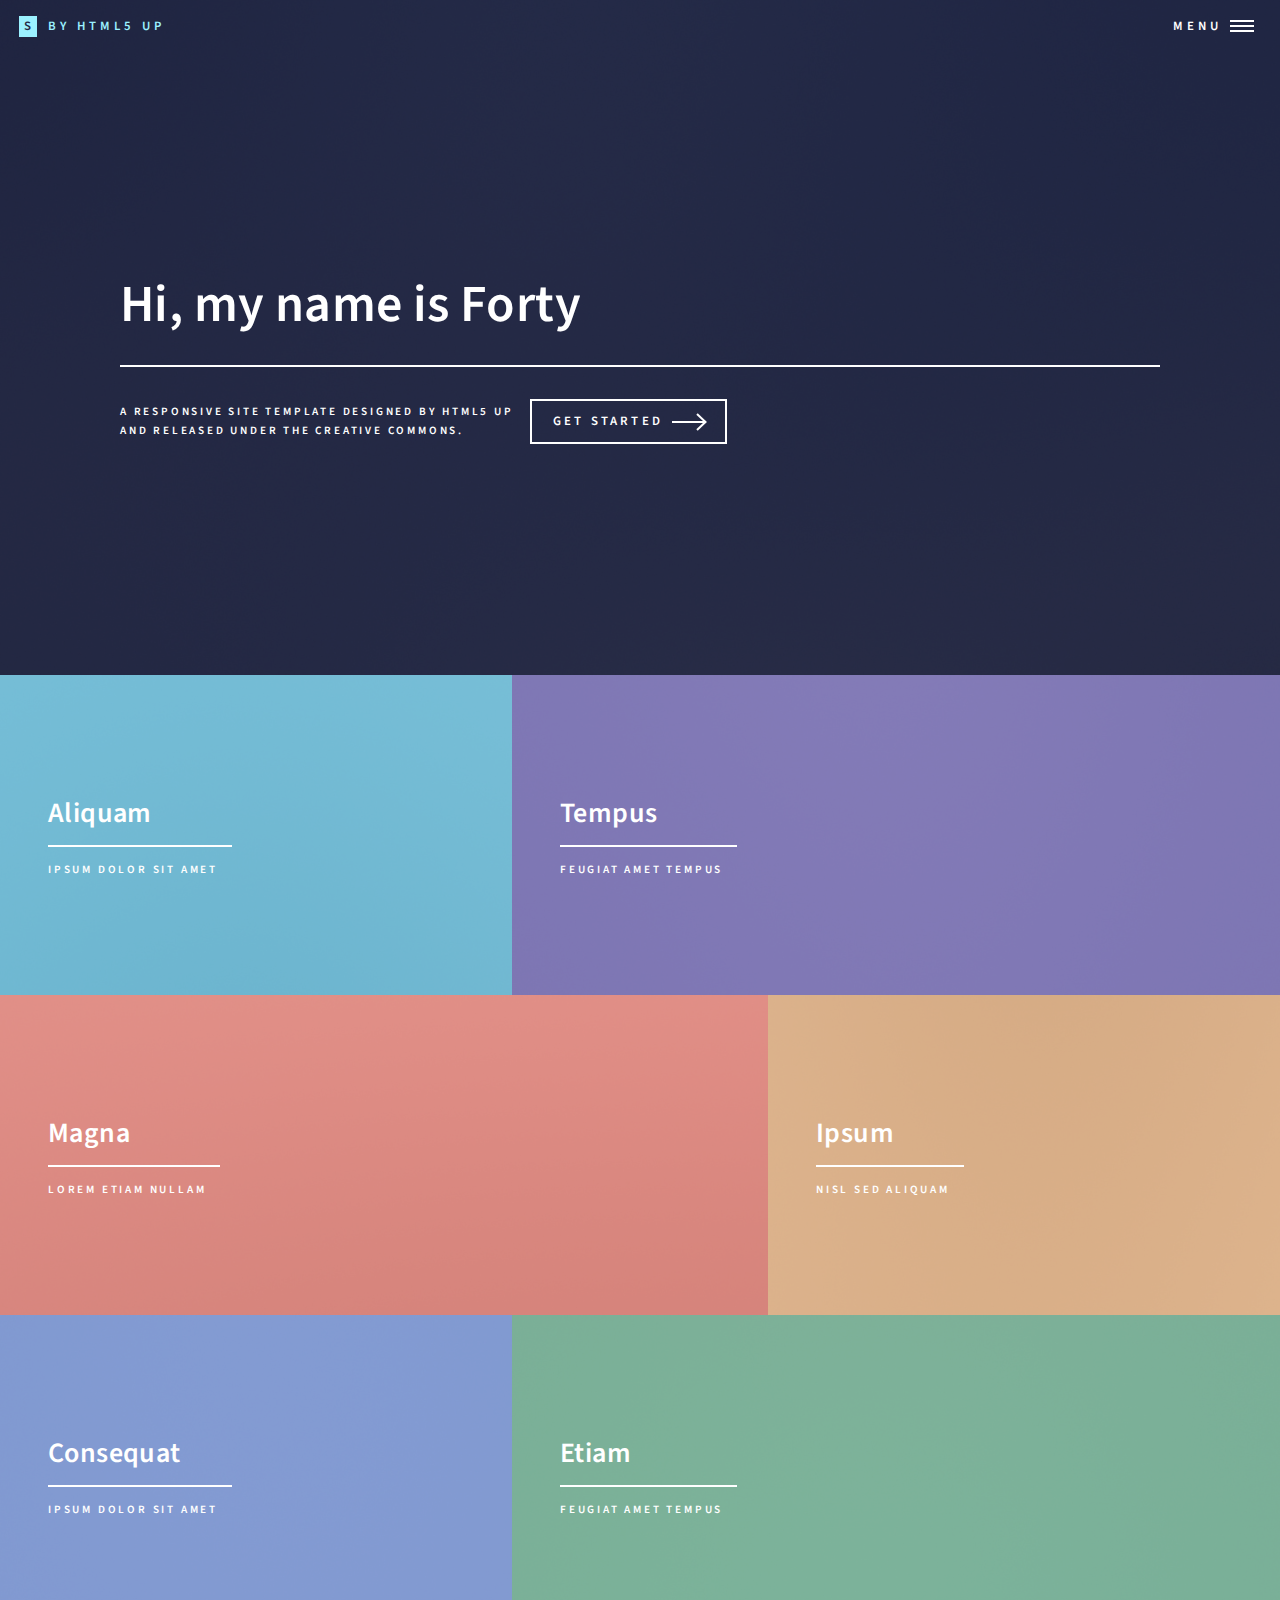
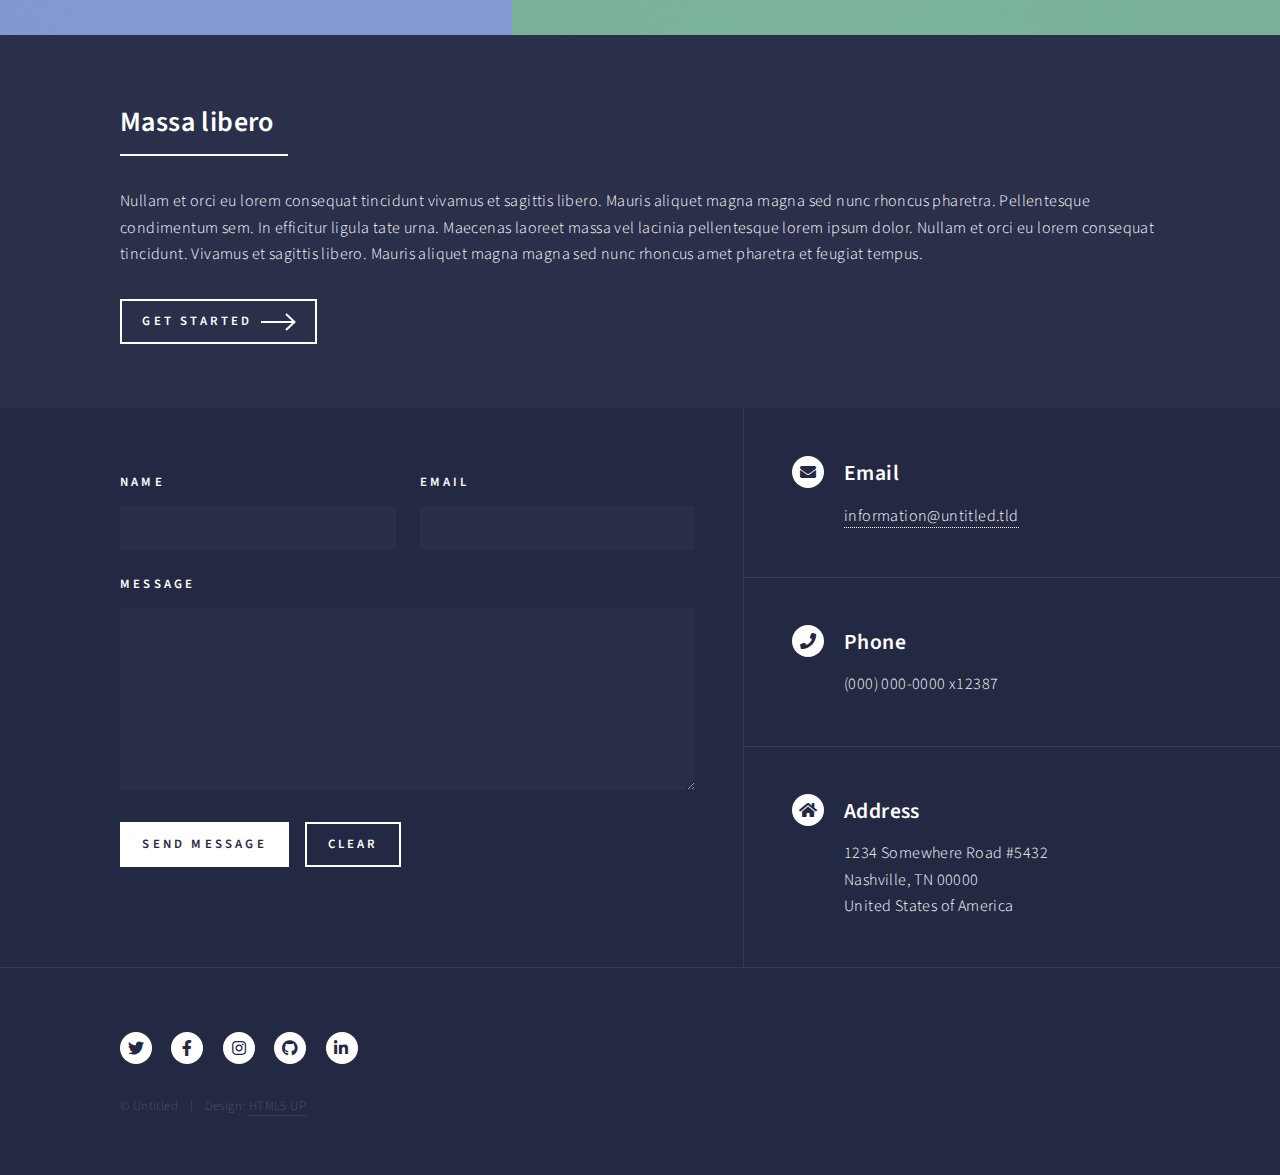
<file: html5up-forty/index.html>
<!DOCTYPE HTML>
<!--
	Forty by HTML5 UP
	html5up.net | @ajlkn
	Free for personal and commercial use under the CCA 3.0 license (html5up.net/license)
-->
<html>
	<head>
		<title>Forty by HTML5 UP</title>
		<meta charset="utf-8" />
		<meta name="viewport" content="width=device-width, initial-scale=1, user-scalable=no" />
		<link rel="stylesheet" href="assets/css/main.css" />
		<noscript><link rel="stylesheet" href="assets/css/noscript.css" /></noscript>
	</head>
	<body class="is-preload">

		<!-- Wrapper -->
			<div id="wrapper">

				<!-- Header -->
					<header id="header" class="alt">
						<a href="index.html" class="logo"><strong>s</strong> <span>by HTML5 UP</span></a>
						<nav>
							<a href="#menu">Menu</a>
						</nav>
					</header>

				<!-- Menu -->
					<nav id="menu">
						<ul class="links">
							<li><a href="index.html">Home</a></li>
							<li><a href="landing.html">Landing</a></li>
							<li><a href="generic.html">Generic</a></li>
							<li><a href="elements.html">Elements</a></li>
						</ul>
						<ul class="actions stacked">
							<li><a href="#" class="button primary fit">Get Started</a></li>
							<li><a href="#" class="button fit">Log In</a></li>
						</ul>
					</nav>

				<!-- Banner -->
					<section id="banner" class="major">
						<div class="inner">
							<header class="major">
								<h1>Hi, my name is Forty</h1>
							</header>
							<div class="content">
								<p>A responsive site template designed by HTML5 UP<br />
								and released under the Creative Commons.</p>
								<ul class="actions">
									<li><a href="#one" class="button next scrolly">Get Started</a></li>
								</ul>
							</div>
						</div>
					</section>

				<!-- Main -->
					<div id="main">

						<!-- One -->
							<section id="one" class="tiles">
								<article>
									<span class="image">
										<img src="images/pic01.jpg" alt="" />
									</span>
									<header class="major">
										<h3><a href="landing.html" class="link">Aliquam</a></h3>
										<p>Ipsum dolor sit amet</p>
									</header>
								</article>
								<article>
									<span class="image">
										<img src="images/pic02.jpg" alt="" />
									</span>
									<header class="major">
										<h3><a href="landing.html" class="link">Tempus</a></h3>
										<p>feugiat amet tempus</p>
									</header>
								</article>
								<article>
									<span class="image">
										<img src="images/pic03.jpg" alt="" />
									</span>
									<header class="major">
										<h3><a href="landing.html" class="link">Magna</a></h3>
										<p>Lorem etiam nullam</p>
									</header>
								</article>
								<article>
									<span class="image">
										<img src="images/pic04.jpg" alt="" />
									</span>
									<header class="major">
										<h3><a href="landing.html" class="link">Ipsum</a></h3>
										<p>Nisl sed aliquam</p>
									</header>
								</article>
								<article>
									<span class="image">
										<img src="images/pic05.jpg" alt="" />
									</span>
									<header class="major">
										<h3><a href="landing.html" class="link">Consequat</a></h3>
										<p>Ipsum dolor sit amet</p>
									</header>
								</article>
								<article>
									<span class="image">
										<img src="images/pic06.jpg" alt="" />
									</span>
									<header class="major">
										<h3><a href="landing.html" class="link">Etiam</a></h3>
										<p>Feugiat amet tempus</p>
									</header>
								</article>
							</section>

						<!-- Two -->
							<section id="two">
								<div class="inner">
									<header class="major">
										<h2>Massa libero</h2>
									</header>
									<p>Nullam et orci eu lorem consequat tincidunt vivamus et sagittis libero. Mauris aliquet magna magna sed nunc rhoncus pharetra. Pellentesque condimentum sem. In efficitur ligula tate urna. Maecenas laoreet massa vel lacinia pellentesque lorem ipsum dolor. Nullam et orci eu lorem consequat tincidunt. Vivamus et sagittis libero. Mauris aliquet magna magna sed nunc rhoncus amet pharetra et feugiat tempus.</p>
									<ul class="actions">
										<li><a href="landing.html" class="button next">Get Started</a></li>
									</ul>
								</div>
							</section>

					</div>

				<!-- Contact -->
					<section id="contact">
						<div class="inner">
							<section>
								<form method="post" action="#">
									<div class="fields">
										<div class="field half">
											<label for="name">Name</label>
											<input type="text" name="name" id="name" />
										</div>
										<div class="field half">
											<label for="email">Email</label>
											<input type="text" name="email" id="email" />
										</div>
										<div class="field">
											<label for="message">Message</label>
											<textarea name="message" id="message" rows="6"></textarea>
										</div>
									</div>
									<ul class="actions">
										<li><input type="submit" value="Send Message" class="primary" /></li>
										<li><input type="reset" value="Clear" /></li>
									</ul>
								</form>
							</section>
							<section class="split">
								<section>
									<div class="contact-method">
										<span class="icon solid alt fa-envelope"></span>
										<h3>Email</h3>
										<a href="#">information@untitled.tld</a>
									</div>
								</section>
								<section>
									<div class="contact-method">
										<span class="icon solid alt fa-phone"></span>
										<h3>Phone</h3>
										<span>(000) 000-0000 x12387</span>
									</div>
								</section>
								<section>
									<div class="contact-method">
										<span class="icon solid alt fa-home"></span>
										<h3>Address</h3>
										<span>1234 Somewhere Road #5432<br />
										Nashville, TN 00000<br />
										United States of America</span>
									</div>
								</section>
							</section>
						</div>
					</section>

				<!-- Footer -->
					<footer id="footer">
						<div class="inner">
							<ul class="icons">
								<li><a href="#" class="icon brands alt fa-twitter"><span class="label">Twitter</span></a></li>
								<li><a href="#" class="icon brands alt fa-facebook-f"><span class="label">Facebook</span></a></li>
								<li><a href="#" class="icon brands alt fa-instagram"><span class="label">Instagram</span></a></li>
								<li><a href="#" class="icon brands alt fa-github"><span class="label">GitHub</span></a></li>
								<li><a href="#" class="icon brands alt fa-linkedin-in"><span class="label">LinkedIn</span></a></li>
							</ul>
							<ul class="copyright">
								<li>&copy; Untitled</li><li>Design: <a href="https://html5up.net">HTML5 UP</a></li>
							</ul>
						</div>
					</footer>

			</div>

		<!-- Scripts -->
			<script src="assets/js/jquery.min.js"></script>
			<script src="assets/js/jquery.scrolly.min.js"></script>
			<script src="assets/js/jquery.scrollex.min.js"></script>
			<script src="assets/js/browser.min.js"></script>
			<script src="assets/js/breakpoints.min.js"></script>
			<script src="assets/js/util.js"></script>
			<script src="assets/js/main.js"></script>

	</body>
</html>
</file>
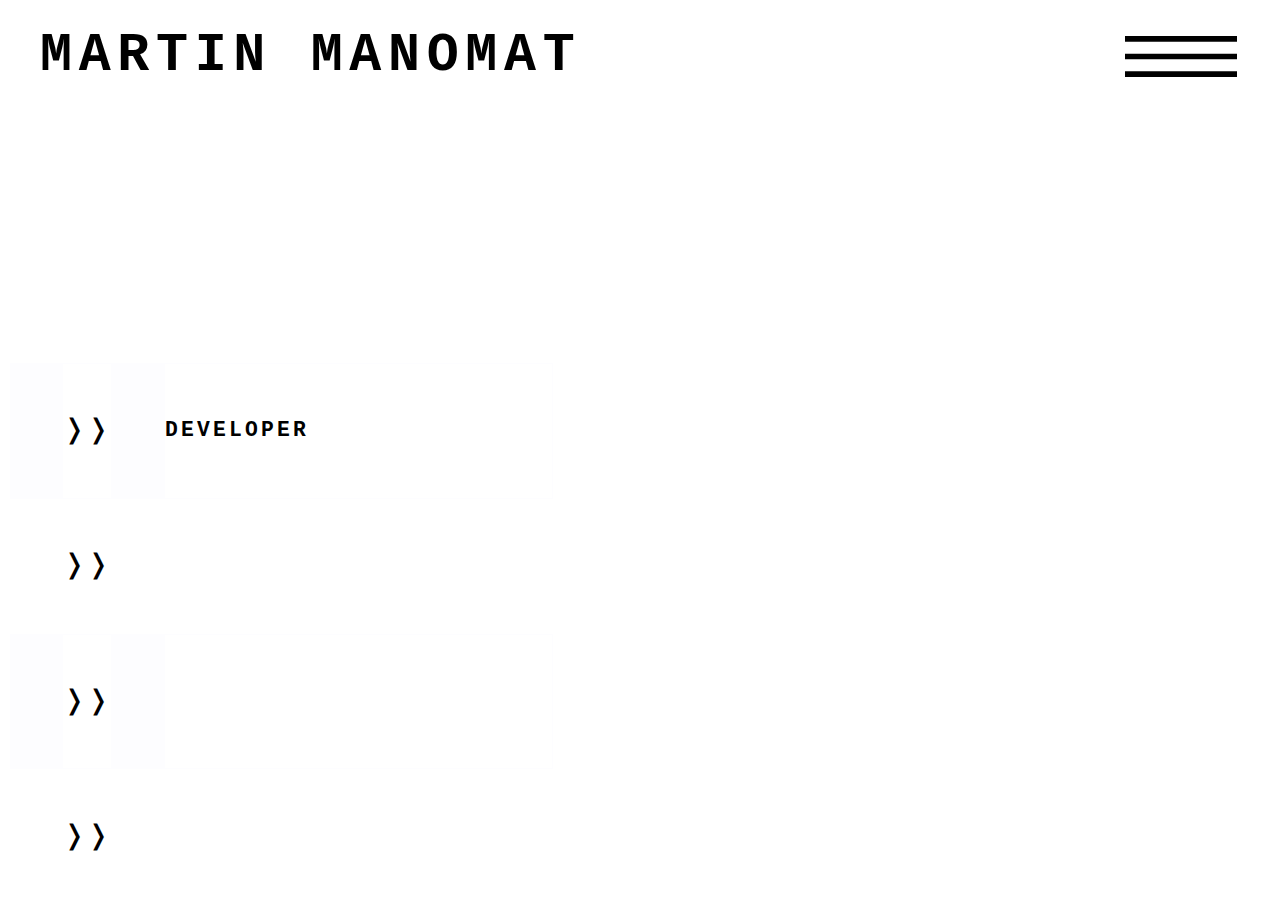
<file: Default.html>
<!DOCTYPE HTML>
<html>
<head>
	<title>Martin Manomat</title>
	<meta charset="utf-8" />
	<meta name="viewport" content="width=device-width, initial-scale=1, user-scalable=no" />
	<link rel="stylesheet" href="assets/css/main.css" />
	<noscript><link rel="stylesheet" href="assets/css/noscript.css" /></noscript>
</head>
<body class="is-preload">

	<!-- Wrapper -->
	<div id="wrapper">

		<!-- Header -->
		<header id="header" class="alt">
			<a href="index.html" class="logo"><strong>Martin Manomat</strong></a>
			<nav>
				<a href="#menu"></a>
			</nav>
		</header>

		<!-- Menu -->
		<nav id="menu">
			<ul class="links">
				<li><a href="Martin Manomat Resume.pdf">Resume</a></li>
				<li><a href="https://github.com/martymat">GitHub</a></li>
				<li><a href="https://www.linkedin.com/in/martinmanomat/">LinkedIn</a></li>
				<li><a href="https://www.facebook.com/martin.manomat">Facebook</a></li>
			</ul>
		</nav>

	</div>

	<!-- Banner -->
	<table>
		<tr>
			<td>
				<section id="bannerIndex" class="major">
					<div class="inner">
						<div>
							<p>
								&#10093;&#10093;
							</p>
						</div>
					</div>
				</section>
			</td>
			<td>
				<section id="bannerIndex" class="major">
					<div class="inner">
						<div class="content">
							<p>
								Developer
							</p>
						</div>
					</div>
				</section>
			</td>
		</tr>
		<tr>
			<td>
				<section id="bannerIndex" class="major">
					<div class="inner">
						<div>
							<p>
								&#10093;&#10093;
							</p>
						</div>
					</div>
				</section>
			</td>
			<td>
				<section id="bannerIndex" class="major">
					<div class="inner">
						<div class="content2">
							<p>
								New York
							</p>
						</div>
					</div>
				</section>
			</td>
		</tr>
		<tr>
			<td>
				<section id="bannerIndex" class="major">
					<div class="inner">
						<div>
							<p>
								&#10093;&#10093;
							</p>
						</div>
					</div>
				</section>
			</td>
			<td>
				<section id="bannerIndex" class="major">
					<div class="inner">
						<div class="content3">
							<p>
								646-919-1596
							</p>
						</div>
					</div>
				</section>
			</td>
		</tr>
		<tr>
			<td>
				<section id="bannerIndex" class="major">
					<div class="inner">
						<div>
							<p>
								&#10093;&#10093;
							</p>
						</div>
					</div>
				</section>
			</td>
			<td>
				<section id="bannerIndex" class="major">
					<div class="inner">
						<div class="content4">
							<p>
								martin.manomat@gmail.com
							</p>
						</div>
					</div>
				</section>
			</td>
		</tr>
	</table>

	<!-- Scripts -->
	<script src="assets/js/jquery.min.js"></script>
	<script src="assets/js/jquery.scrolly.min.js"></script>
	<script src="assets/js/jquery.scrollex.min.js"></script>
	<script src="assets/js/browser.min.js"></script>
	<script src="assets/js/breakpoints.min.js"></script>
	<script src="assets/js/util.js"></script>
	<script src="assets/js/main.js"></script>

</body>
</html>
</file>
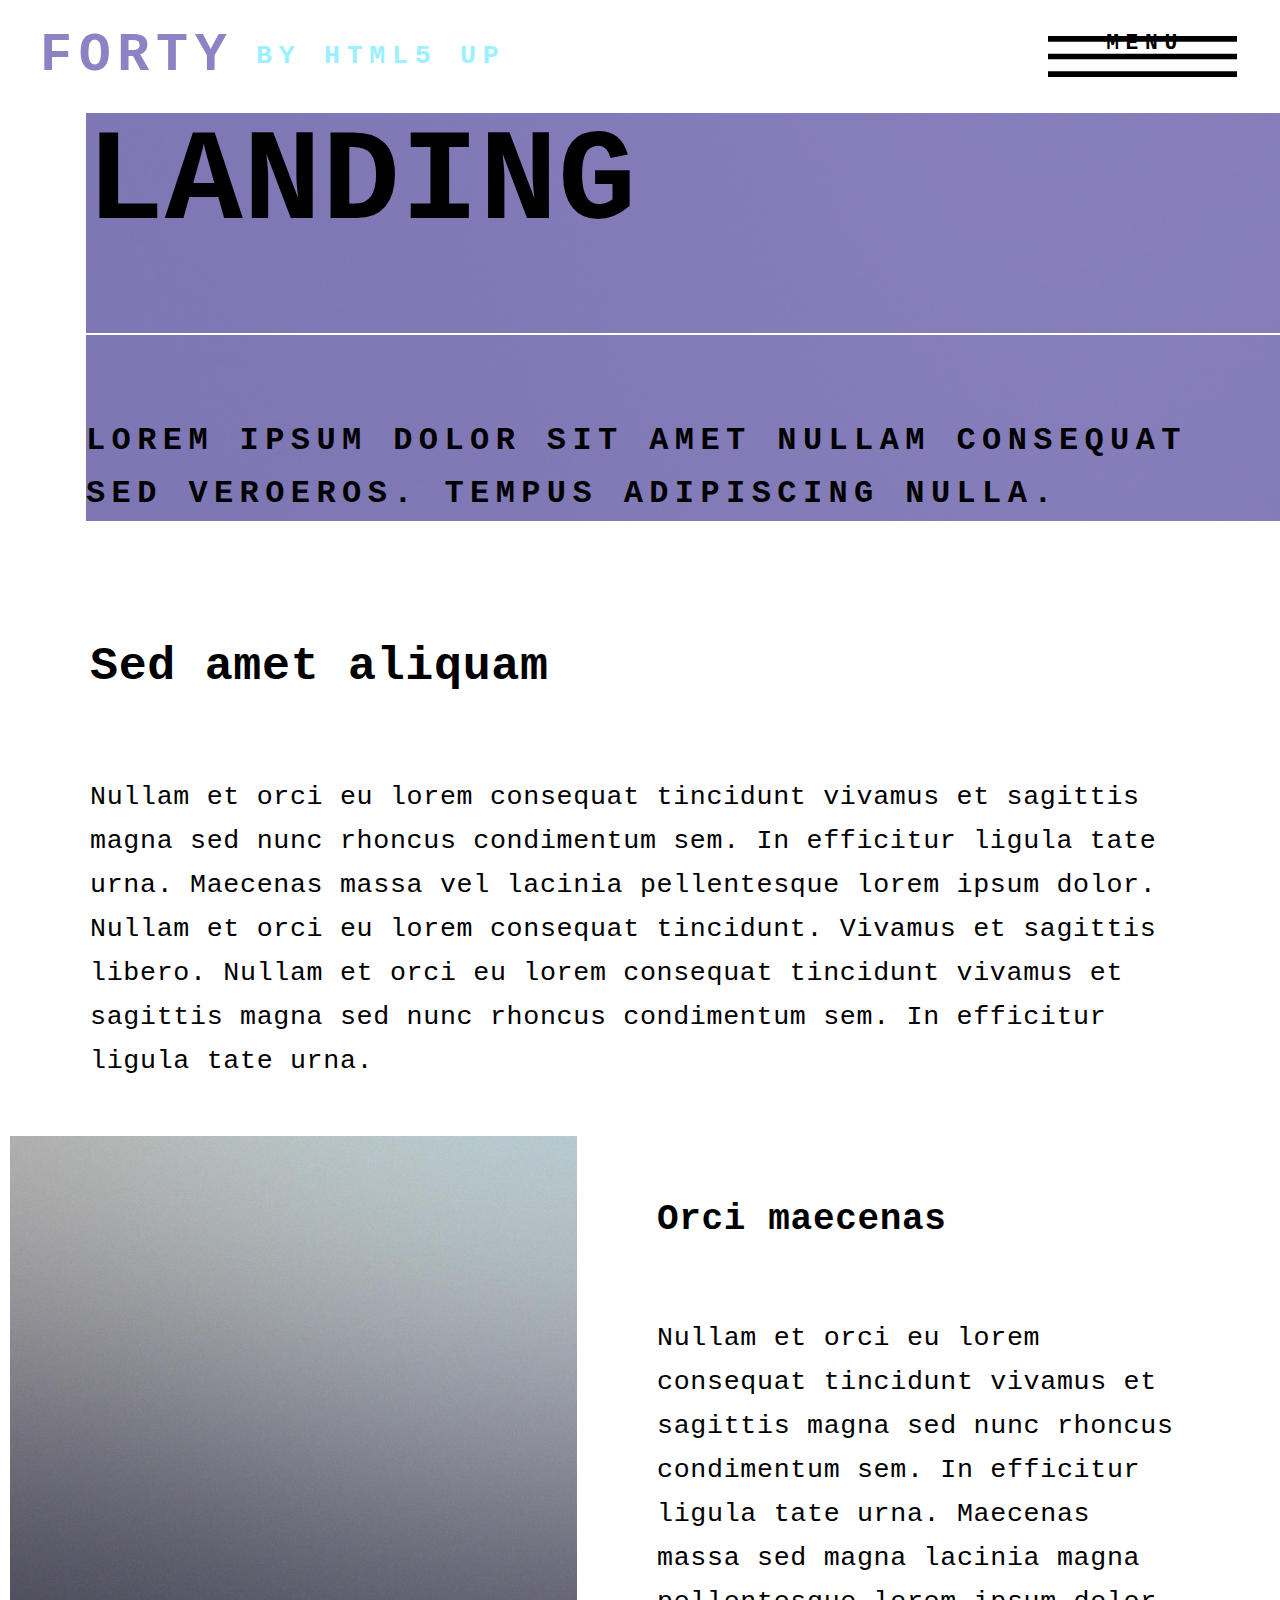
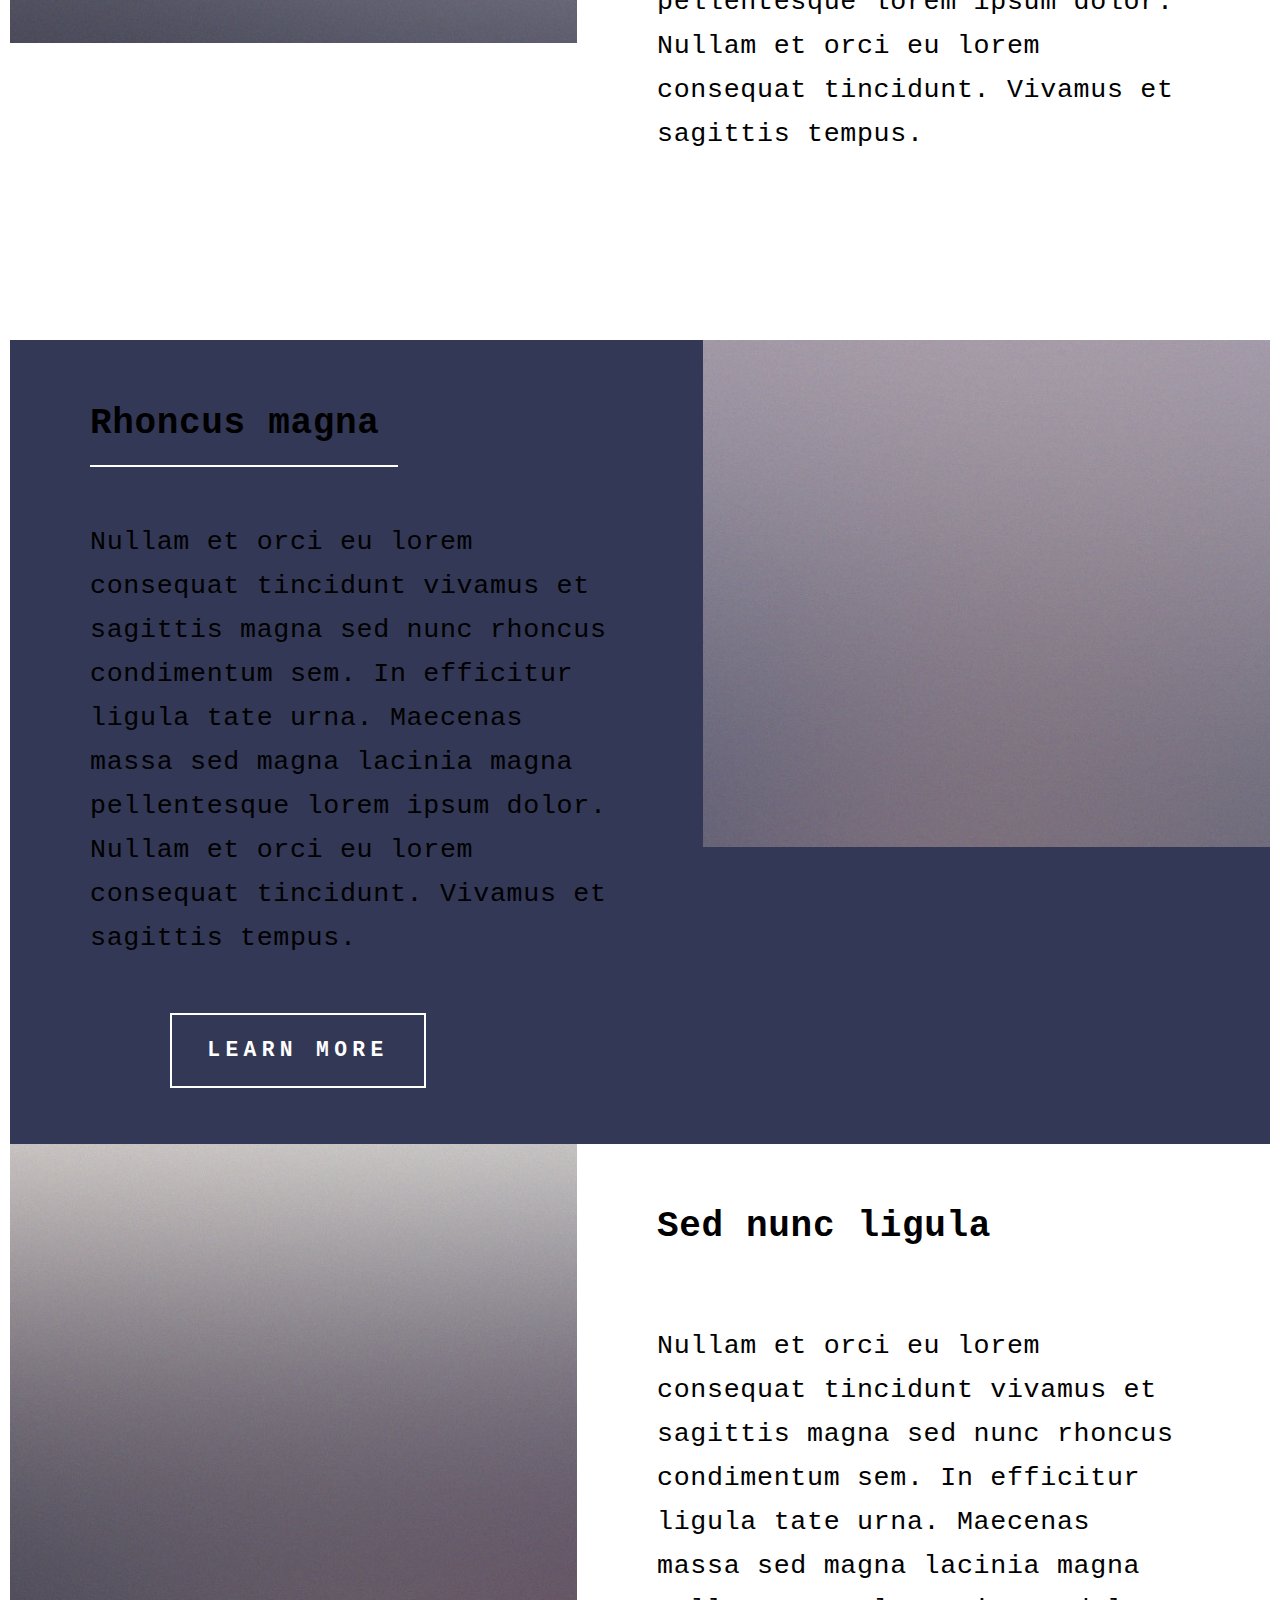
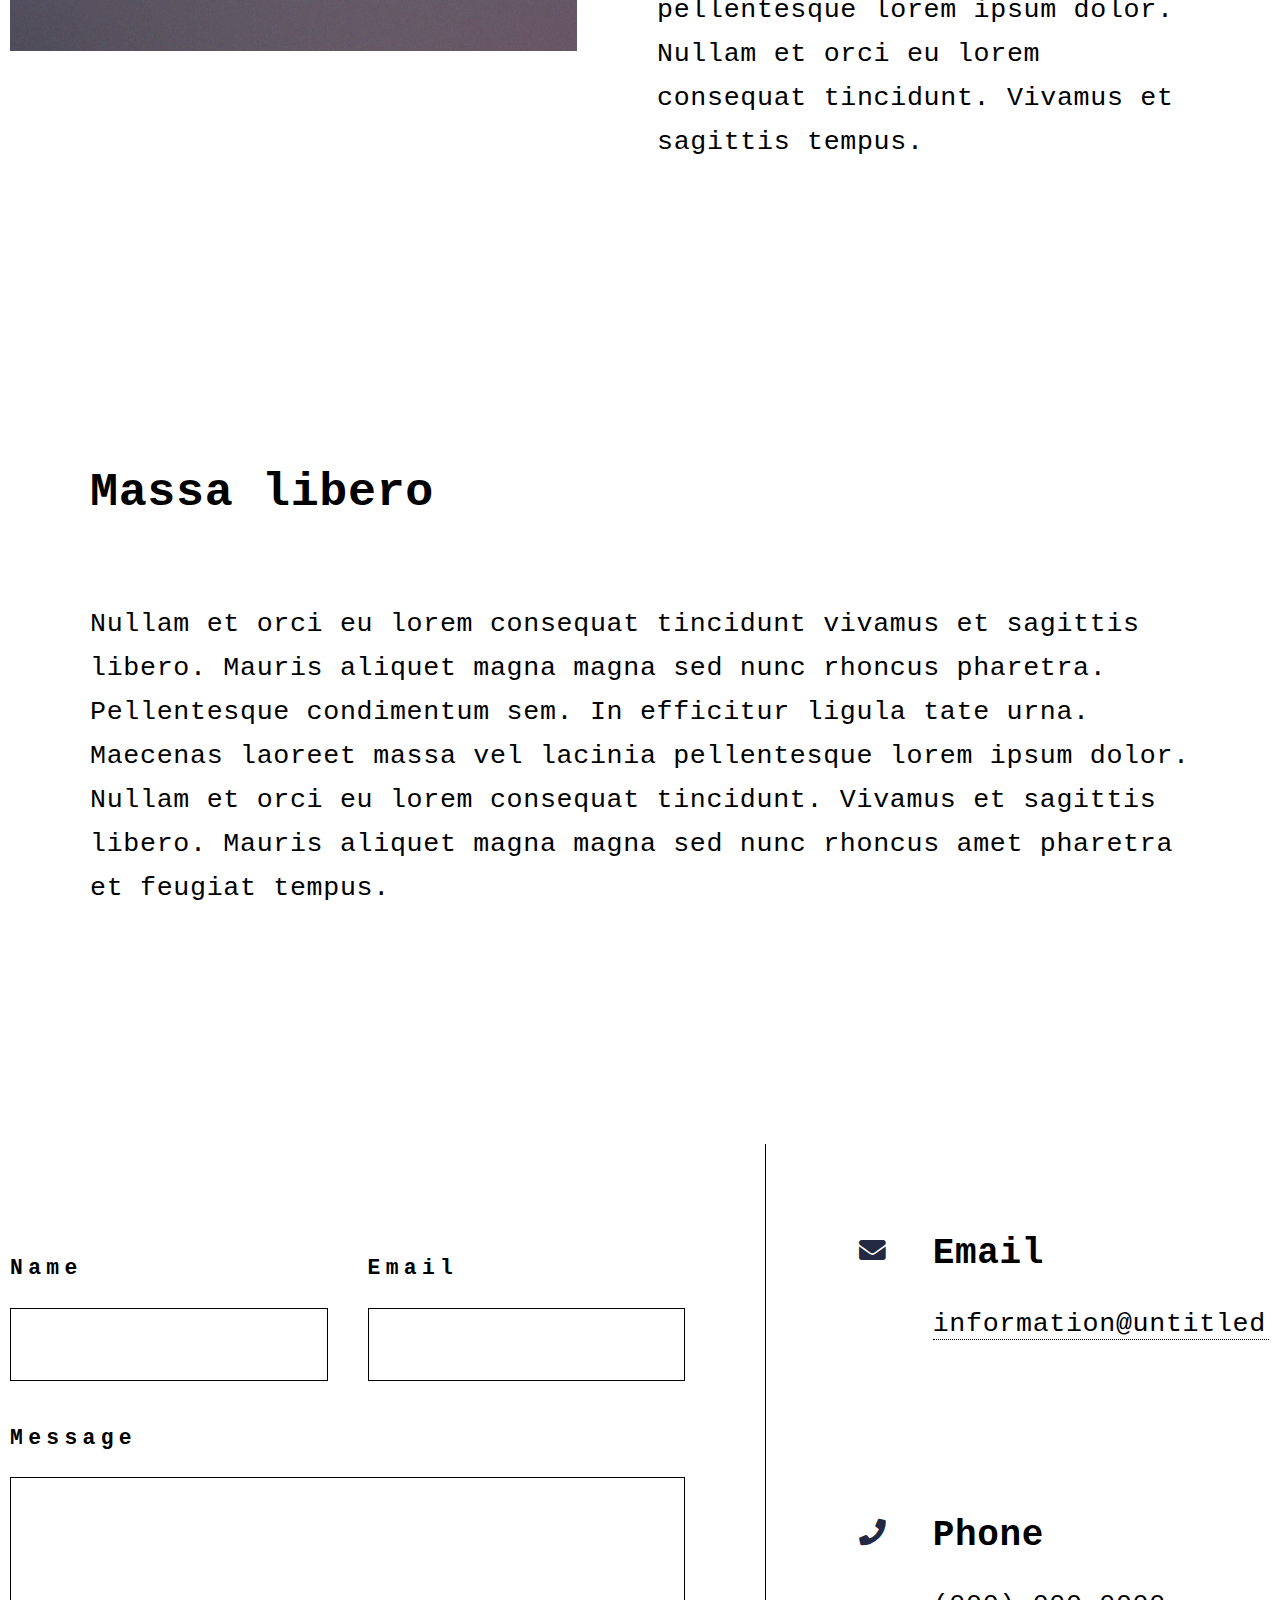
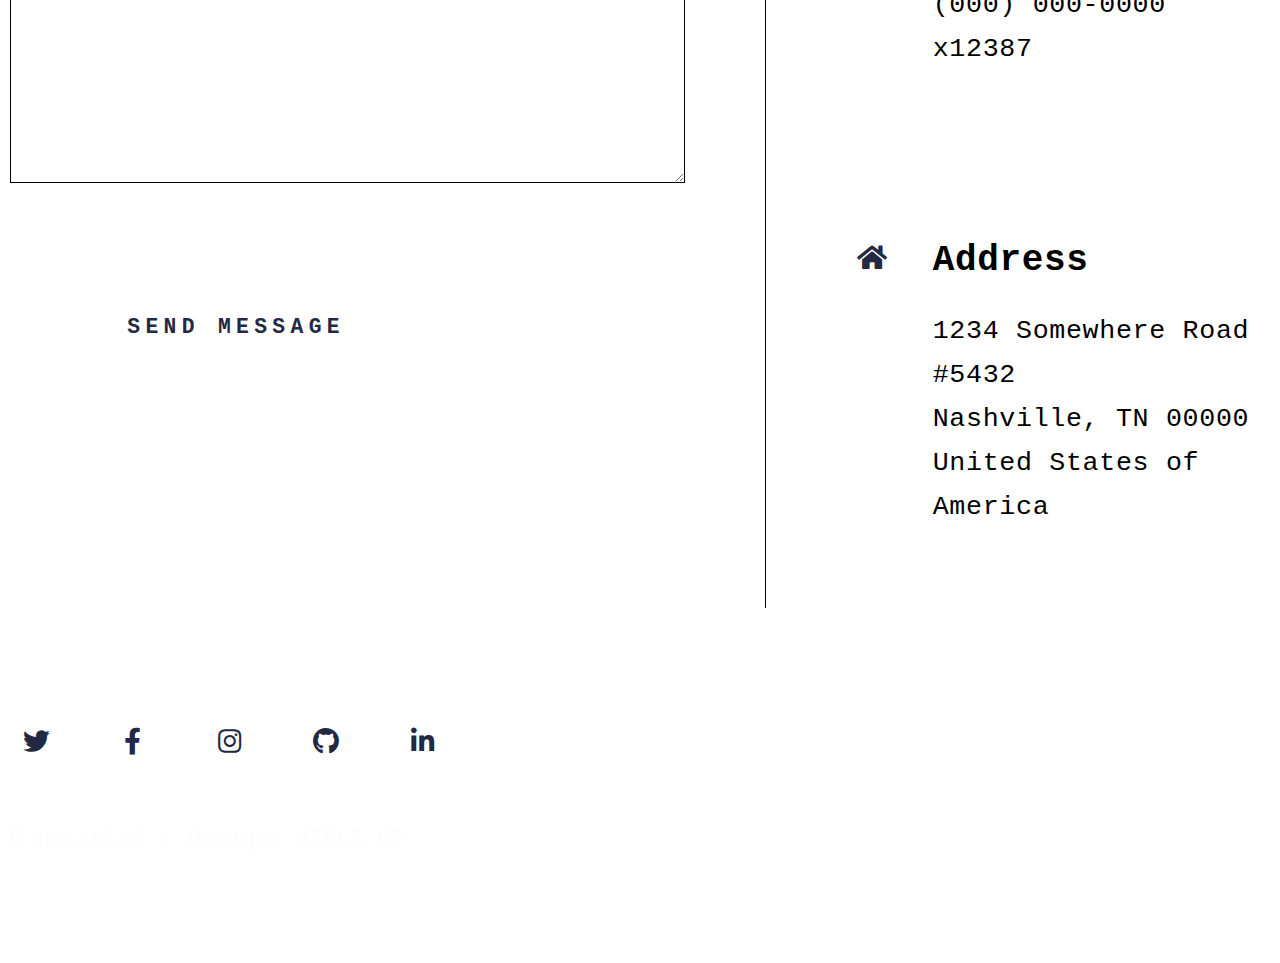
<file: landing.html>
<!DOCTYPE HTML>
<!--
	Forty by HTML5 UP
	html5up.net | @ajlkn
	Free for personal and commercial use under the CCA 3.0 license (html5up.net/license)
-->
<html>
	<head>
		<title>Landing - Forty by HTML5 UP</title>
		<meta charset="utf-8" />
		<meta name="viewport" content="width=device-width, initial-scale=1, user-scalable=no" />
		<link rel="stylesheet" href="assets/css/main.css" />
		<noscript><link rel="stylesheet" href="assets/css/noscript.css" /></noscript>
	</head>
	<body class="is-preload">

		<!-- Wrapper -->
			<div id="wrapper">

				<!-- Header -->
				<!-- Note: The "styleN" class below should match that of the banner element. -->
					<header id="header" class="alt style2">
						<a href="index.html" class="logo"><strong>Forty</strong> <span>by HTML5 UP</span></a>
						<nav>
							<a href="#menu">Menu</a>
						</nav>
					</header>

				<!-- Menu -->
					<nav id="menu">
						<ul class="links">
							<li><a href="index.html">Home</a></li>
							<li><a href="landing.html">Landing</a></li>
							<li><a href="generic.html">Generic</a></li>
							<li><a href="elements.html">Elements</a></li>
						</ul>
						<ul class="actions stacked">
							<li><a href="#" class="button primary fit">Get Started</a></li>
							<li><a href="#" class="button fit">Log In</a></li>
						</ul>
					</nav>

				<!-- Banner -->
				<!-- Note: The "styleN" class below should match that of the header element. -->
					<section id="banner" class="style2">
						<div class="inner">
							<span class="image">
								<img src="images/pic07.jpg" alt="" />
							</span>
							<header class="major">
								<h1>Landing</h1>
							</header>
							<div class="content">
								<p>Lorem ipsum dolor sit amet nullam consequat<br />
								sed veroeros. tempus adipiscing nulla.</p>
							</div>
						</div>
					</section>

				<!-- Main -->
					<div id="main">

						<!-- One -->
							<section id="one">
								<div class="inner">
									<header class="major">
										<h2>Sed amet aliquam</h2>
									</header>
									<p>Nullam et orci eu lorem consequat tincidunt vivamus et sagittis magna sed nunc rhoncus condimentum sem. In efficitur ligula tate urna. Maecenas massa vel lacinia pellentesque lorem ipsum dolor. Nullam et orci eu lorem consequat tincidunt. Vivamus et sagittis libero. Nullam et orci eu lorem consequat tincidunt vivamus et sagittis magna sed nunc rhoncus condimentum sem. In efficitur ligula tate urna.</p>
								</div>
							</section>

						<!-- Two -->
							<section id="two" class="spotlights">
								<section>
									<a href="generic.html" class="image">
										<img src="images/pic08.jpg" alt="" data-position="center center" />
									</a>
									<div class="content">
										<div class="inner">
											<header class="major">
												<h3>Orci maecenas</h3>
											</header>
											<p>Nullam et orci eu lorem consequat tincidunt vivamus et sagittis magna sed nunc rhoncus condimentum sem. In efficitur ligula tate urna. Maecenas massa sed magna lacinia magna pellentesque lorem ipsum dolor. Nullam et orci eu lorem consequat tincidunt. Vivamus et sagittis tempus.</p>
											<ul class="actions">
												<li><a href="generic.html" class="button">Learn more</a></li>
											</ul>
										</div>
									</div>
								</section>
								<section>
									<a href="generic.html" class="image">
										<img src="images/pic09.jpg" alt="" data-position="top center" />
									</a>
									<div class="content">
										<div class="inner">
											<header class="major">
												<h3>Rhoncus magna</h3>
											</header>
											<p>Nullam et orci eu lorem consequat tincidunt vivamus et sagittis magna sed nunc rhoncus condimentum sem. In efficitur ligula tate urna. Maecenas massa sed magna lacinia magna pellentesque lorem ipsum dolor. Nullam et orci eu lorem consequat tincidunt. Vivamus et sagittis tempus.</p>
											<ul class="actions">
												<li><a href="generic.html" class="button">Learn more</a></li>
											</ul>
										</div>
									</div>
								</section>
								<section>
									<a href="generic.html" class="image">
										<img src="images/pic10.jpg" alt="" data-position="25% 25%" />
									</a>
									<div class="content">
										<div class="inner">
											<header class="major">
												<h3>Sed nunc ligula</h3>
											</header>
											<p>Nullam et orci eu lorem consequat tincidunt vivamus et sagittis magna sed nunc rhoncus condimentum sem. In efficitur ligula tate urna. Maecenas massa sed magna lacinia magna pellentesque lorem ipsum dolor. Nullam et orci eu lorem consequat tincidunt. Vivamus et sagittis tempus.</p>
											<ul class="actions">
												<li><a href="generic.html" class="button">Learn more</a></li>
											</ul>
										</div>
									</div>
								</section>
							</section>

						<!-- Three -->
							<section id="three">
								<div class="inner">
									<header class="major">
										<h2>Massa libero</h2>
									</header>
									<p>Nullam et orci eu lorem consequat tincidunt vivamus et sagittis libero. Mauris aliquet magna magna sed nunc rhoncus pharetra. Pellentesque condimentum sem. In efficitur ligula tate urna. Maecenas laoreet massa vel lacinia pellentesque lorem ipsum dolor. Nullam et orci eu lorem consequat tincidunt. Vivamus et sagittis libero. Mauris aliquet magna magna sed nunc rhoncus amet pharetra et feugiat tempus.</p>
									<ul class="actions">
										<li><a href="generic.html" class="button next">Get Started</a></li>
									</ul>
								</div>
							</section>

					</div>

				<!-- Contact -->
					<section id="contact">
						<div class="inner">
							<section>
								<form method="post" action="#">
									<div class="fields">
										<div class="field half">
											<label for="name">Name</label>
											<input type="text" name="name" id="name" />
										</div>
										<div class="field half">
											<label for="email">Email</label>
											<input type="text" name="email" id="email" />
										</div>
										<div class="field">
											<label for="message">Message</label>
											<textarea name="message" id="message" rows="6"></textarea>
										</div>
									</div>
									<ul class="actions">
										<li><input type="submit" value="Send Message" class="primary" /></li>
										<li><input type="reset" value="Clear" /></li>
									</ul>
								</form>
							</section>
							<section class="split">
								<section>
									<div class="contact-method">
										<span class="icon solid alt fa-envelope"></span>
										<h3>Email</h3>
										<a href="#">information@untitled.tld</a>
									</div>
								</section>
								<section>
									<div class="contact-method">
										<span class="icon solid alt fa-phone"></span>
										<h3>Phone</h3>
										<span>(000) 000-0000 x12387</span>
									</div>
								</section>
								<section>
									<div class="contact-method">
										<span class="icon solid alt fa-home"></span>
										<h3>Address</h3>
										<span>1234 Somewhere Road #5432<br />
										Nashville, TN 00000<br />
										United States of America</span>
									</div>
								</section>
							</section>
						</div>
					</section>

				<!-- Footer -->
					<footer id="footer">
						<div class="inner">
							<ul class="icons">
								<li><a href="#" class="icon brands alt fa-twitter"><span class="label">Twitter</span></a></li>
								<li><a href="#" class="icon brands alt fa-facebook-f"><span class="label">Facebook</span></a></li>
								<li><a href="#" class="icon brands alt fa-instagram"><span class="label">Instagram</span></a></li>
								<li><a href="#" class="icon brands alt fa-github"><span class="label">GitHub</span></a></li>
								<li><a href="#" class="icon brands alt fa-linkedin-in"><span class="label">LinkedIn</span></a></li>
							</ul>
							<ul class="copyright">
								<li>&copy; Untitled</li><li>Design: <a href="https://html5up.net">HTML5 UP</a></li>
							</ul>
						</div>
					</footer>

			</div>

		<!-- Scripts -->
			<script src="assets/js/jquery.min.js"></script>
			<script src="assets/js/jquery.scrolly.min.js"></script>
			<script src="assets/js/jquery.scrollex.min.js"></script>
			<script src="assets/js/browser.min.js"></script>
			<script src="assets/js/breakpoints.min.js"></script>
			<script src="assets/js/util.js"></script>
			<script src="assets/js/main.js"></script>

	</body>
</html>
</file>
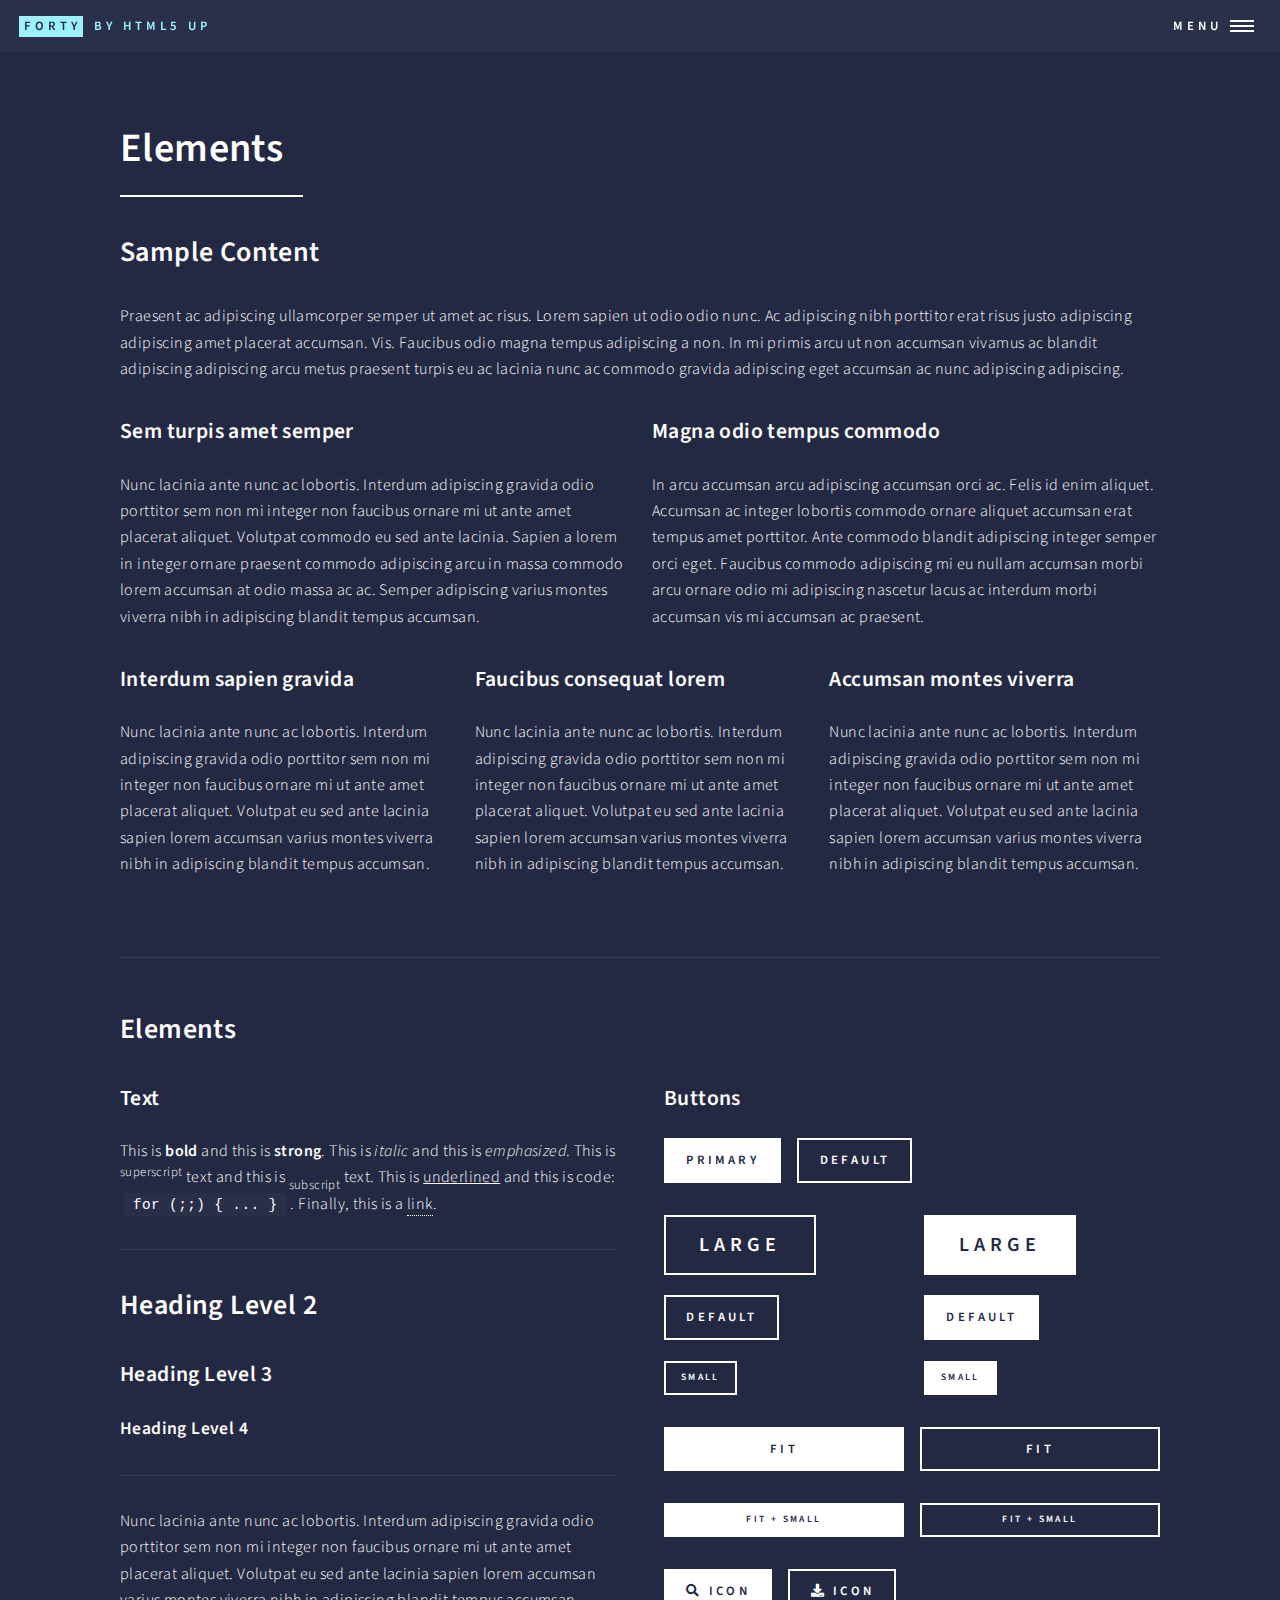
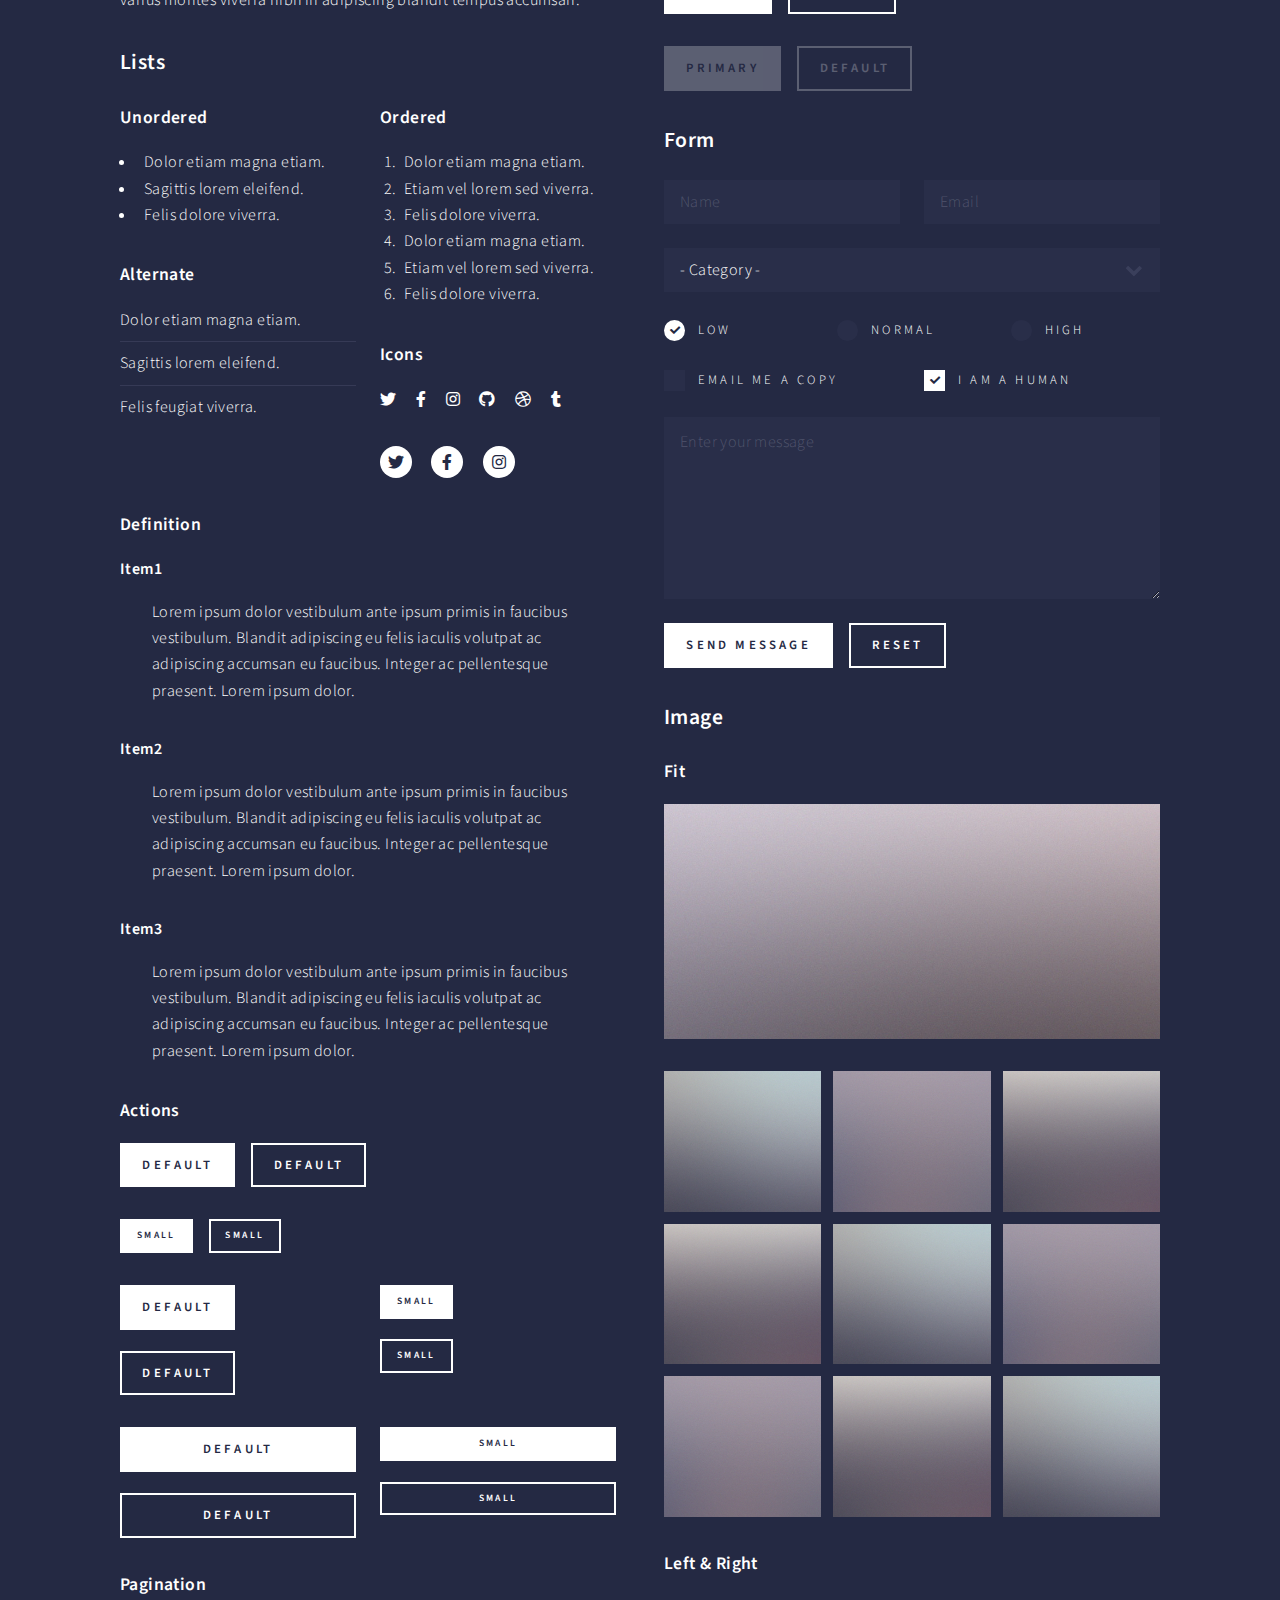
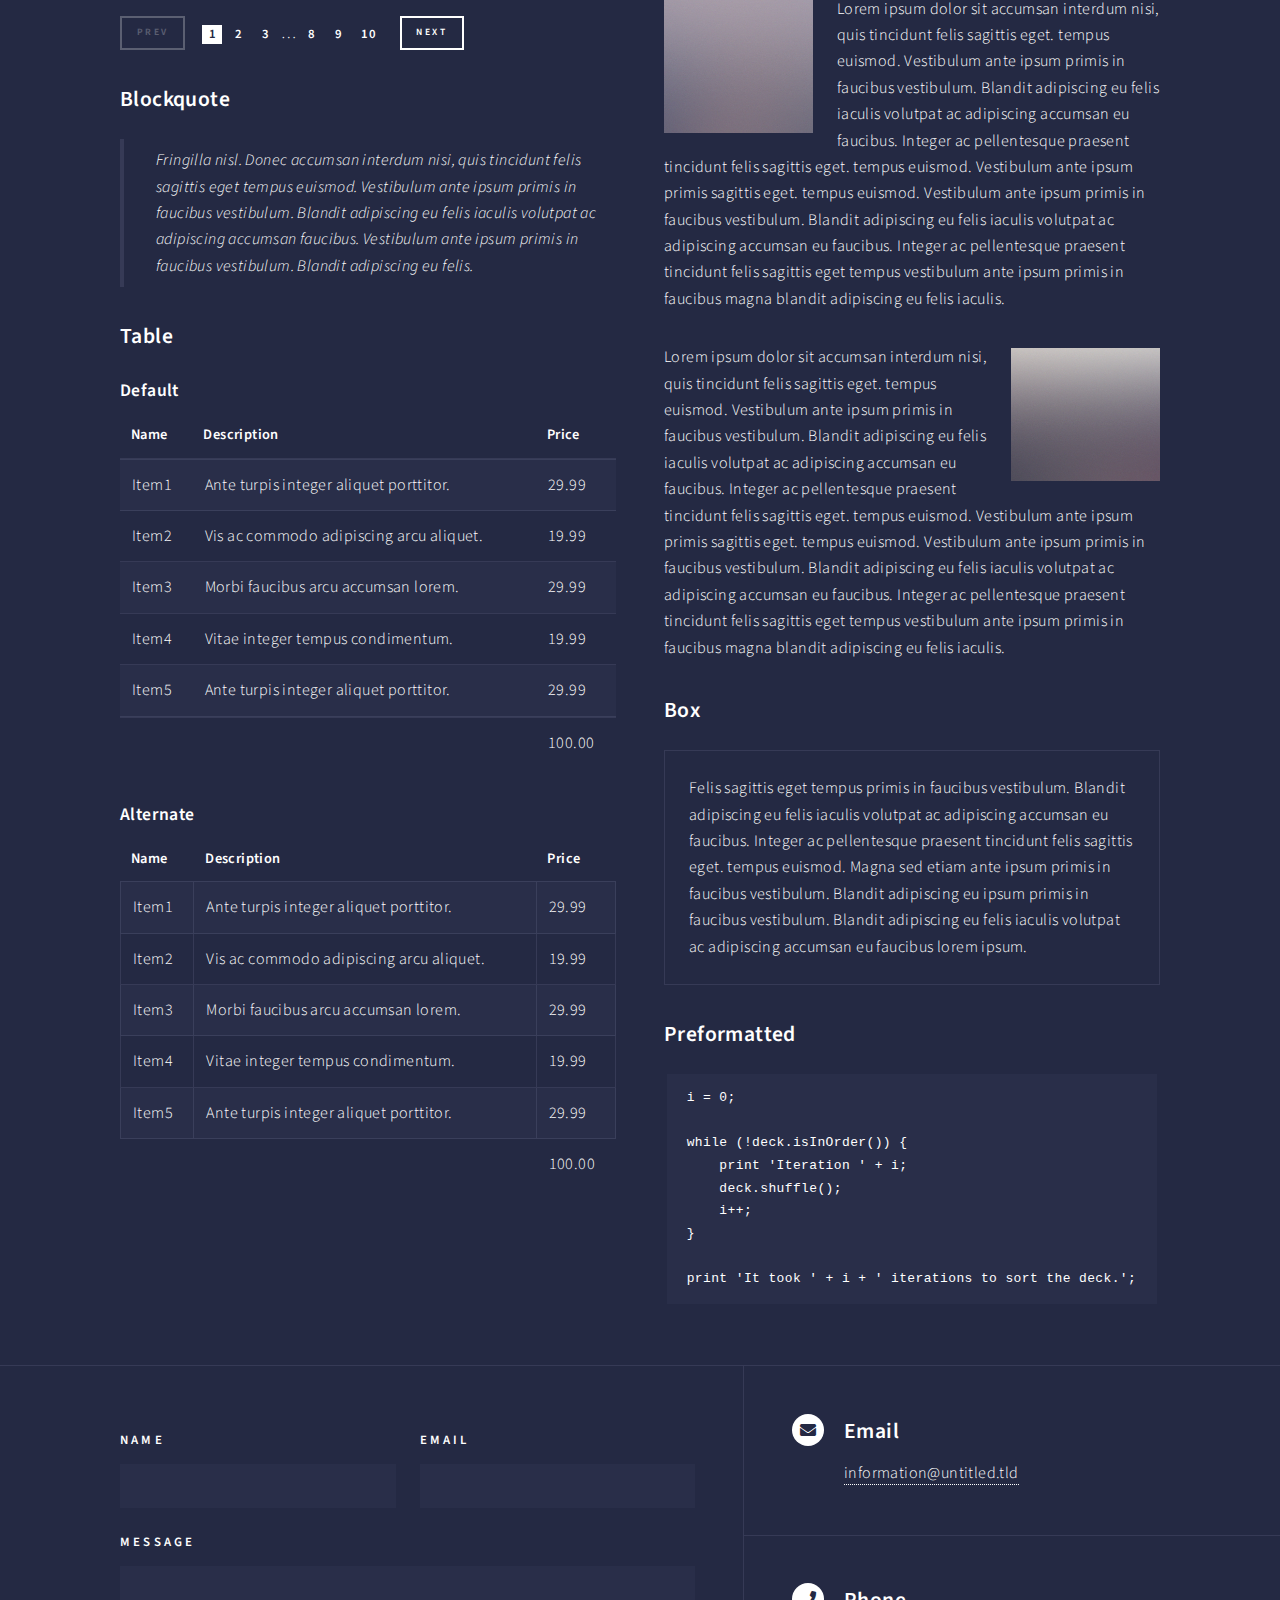
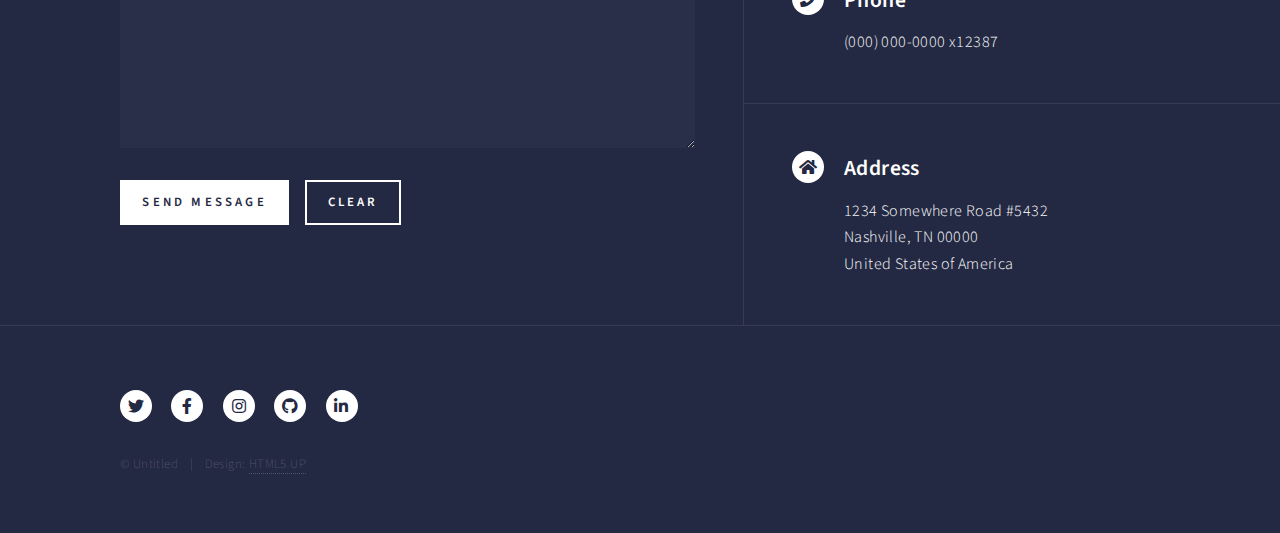
<file: html5up-forty/elements.html>
<!DOCTYPE HTML>
<!--
	Forty by HTML5 UP
	html5up.net | @ajlkn
	Free for personal and commercial use under the CCA 3.0 license (html5up.net/license)
-->
<html>
	<head>
		<title>Elements - Forty by HTML5 UP</title>
		<meta charset="utf-8" />
		<meta name="viewport" content="width=device-width, initial-scale=1, user-scalable=no" />
		<link rel="stylesheet" href="assets/css/main.css" />
		<noscript><link rel="stylesheet" href="assets/css/noscript.css" /></noscript>
	</head>
	<body class="is-preload">

		<!-- Wrapper -->
			<div id="wrapper">

				<!-- Header -->
					<header id="header">
						<a href="index.html" class="logo"><strong>Forty</strong> <span>by HTML5 UP</span></a>
						<nav>
							<a href="#menu">Menu</a>
						</nav>
					</header>

				<!-- Menu -->
					<nav id="menu">
						<ul class="links">
							<li><a href="index.html">Home</a></li>
							<li><a href="landing.html">Landing</a></li>
							<li><a href="generic.html">Generic</a></li>
							<li><a href="elements.html">Elements</a></li>
						</ul>
						<ul class="actions stacked">
							<li><a href="#" class="button primary fit">Get Started</a></li>
							<li><a href="#" class="button fit">Log In</a></li>
						</ul>
					</nav>

				<!-- Main -->
					<div id="main" class="alt">

						<!-- One -->
							<section id="one">
								<div class="inner">
									<header class="major">
										<h1>Elements</h1>
									</header>

									<!-- Content -->
										<h2 id="content">Sample Content</h2>
										<p>Praesent ac adipiscing ullamcorper semper ut amet ac risus. Lorem sapien ut odio odio nunc. Ac adipiscing nibh porttitor erat risus justo adipiscing adipiscing amet placerat accumsan. Vis. Faucibus odio magna tempus adipiscing a non. In mi primis arcu ut non accumsan vivamus ac blandit adipiscing adipiscing arcu metus praesent turpis eu ac lacinia nunc ac commodo gravida adipiscing eget accumsan ac nunc adipiscing adipiscing.</p>
										<div class="row">
											<div class="col-6 col-12-small">
												<h3>Sem turpis amet semper</h3>
												<p>Nunc lacinia ante nunc ac lobortis. Interdum adipiscing gravida odio porttitor sem non mi integer non faucibus ornare mi ut ante amet placerat aliquet. Volutpat commodo eu sed ante lacinia. Sapien a lorem in integer ornare praesent commodo adipiscing arcu in massa commodo lorem accumsan at odio massa ac ac. Semper adipiscing varius montes viverra nibh in adipiscing blandit tempus accumsan.</p>
											</div>
											<div class="col-6 col-12-small">
												<h3>Magna odio tempus commodo</h3>
												<p>In arcu accumsan arcu adipiscing accumsan orci ac. Felis id enim aliquet. Accumsan ac integer lobortis commodo ornare aliquet accumsan erat tempus amet porttitor. Ante commodo blandit adipiscing integer semper orci eget. Faucibus commodo adipiscing mi eu nullam accumsan morbi arcu ornare odio mi adipiscing nascetur lacus ac interdum morbi accumsan vis mi accumsan ac praesent.</p>
											</div>
											<!-- Break -->
											<div class="col-4 col-12-medium">
												<h3>Interdum sapien gravida</h3>
												<p>Nunc lacinia ante nunc ac lobortis. Interdum adipiscing gravida odio porttitor sem non mi integer non faucibus ornare mi ut ante amet placerat aliquet. Volutpat eu sed ante lacinia sapien lorem accumsan varius montes viverra nibh in adipiscing blandit tempus accumsan.</p>
											</div>
											<div class="col-4 col-12-medium">
												<h3>Faucibus consequat lorem</h3>
												<p>Nunc lacinia ante nunc ac lobortis. Interdum adipiscing gravida odio porttitor sem non mi integer non faucibus ornare mi ut ante amet placerat aliquet. Volutpat eu sed ante lacinia sapien lorem accumsan varius montes viverra nibh in adipiscing blandit tempus accumsan.</p>
											</div>
											<div class="col-4 col-12-medium">
												<h3>Accumsan montes viverra</h3>
												<p>Nunc lacinia ante nunc ac lobortis. Interdum adipiscing gravida odio porttitor sem non mi integer non faucibus ornare mi ut ante amet placerat aliquet. Volutpat eu sed ante lacinia sapien lorem accumsan varius montes viverra nibh in adipiscing blandit tempus accumsan.</p>
											</div>
										</div>

									<hr class="major" />

									<!-- Elements -->
										<h2 id="elements">Elements</h2>
										<div class="row gtr-200">
											<div class="col-6 col-12-medium">

												<!-- Text stuff -->
													<h3>Text</h3>
													<p>This is <b>bold</b> and this is <strong>strong</strong>. This is <i>italic</i> and this is <em>emphasized</em>.
													This is <sup>superscript</sup> text and this is <sub>subscript</sub> text.
													This is <u>underlined</u> and this is code: <code>for (;;) { ... }</code>.
													Finally, this is a <a href="#">link</a>.</p>
													<hr />
													<h2>Heading Level 2</h2>
													<h3>Heading Level 3</h3>
													<h4>Heading Level 4</h4>
													<hr />
													<p>Nunc lacinia ante nunc ac lobortis. Interdum adipiscing gravida odio porttitor sem non mi integer non faucibus ornare mi ut ante amet placerat aliquet. Volutpat eu sed ante lacinia sapien lorem accumsan varius montes viverra nibh in adipiscing blandit tempus accumsan.</p>

												<!-- Lists -->
													<h3>Lists</h3>
													<div class="row">
														<div class="col-6 col-12-small">

															<h4>Unordered</h4>
															<ul>
																<li>Dolor etiam magna etiam.</li>
																<li>Sagittis lorem eleifend.</li>
																<li>Felis dolore viverra.</li>
															</ul>

															<h4>Alternate</h4>
															<ul class="alt">
																<li>Dolor etiam magna etiam.</li>
																<li>Sagittis lorem eleifend.</li>
																<li>Felis feugiat viverra.</li>
															</ul>

														</div>
														<div class="col-6 col-12-small">

															<h4>Ordered</h4>
															<ol>
																<li>Dolor etiam magna etiam.</li>
																<li>Etiam vel lorem sed viverra.</li>
																<li>Felis dolore viverra.</li>
																<li>Dolor etiam magna etiam.</li>
																<li>Etiam vel lorem sed viverra.</li>
																<li>Felis dolore viverra.</li>
															</ol>

															<h4>Icons</h4>
															<ul class="icons">
																<li><a href="#" class="icon brands fa-twitter"><span class="label">Twitter</span></a></li>
																<li><a href="#" class="icon brands fa-facebook-f"><span class="label">Facebook</span></a></li>
																<li><a href="#" class="icon brands fa-instagram"><span class="label">Instagram</span></a></li>
																<li><a href="#" class="icon brands fa-github"><span class="label">Github</span></a></li>
																<li><a href="#" class="icon brands fa-dribbble"><span class="label">Dribbble</span></a></li>
																<li><a href="#" class="icon brands fa-tumblr"><span class="label">Tumblr</span></a></li>
															</ul>
															<ul class="icons">
																<li><a href="#" class="icon brands alt fa-twitter"><span class="label">Twitter</span></a></li>
																<li><a href="#" class="icon brands alt fa-facebook-f"><span class="label">Facebook</span></a></li>
																<li><a href="#" class="icon brands alt fa-instagram"><span class="label">Instagram</span></a></li>
															</ul>

														</div>
													</div>
													<h4>Definition</h4>
													<dl>
														<dt>Item1</dt>
														<dd>
															<p>Lorem ipsum dolor vestibulum ante ipsum primis in faucibus vestibulum. Blandit adipiscing eu felis iaculis volutpat ac adipiscing accumsan eu faucibus. Integer ac pellentesque praesent. Lorem ipsum dolor.</p>
														</dd>
														<dt>Item2</dt>
														<dd>
															<p>Lorem ipsum dolor vestibulum ante ipsum primis in faucibus vestibulum. Blandit adipiscing eu felis iaculis volutpat ac adipiscing accumsan eu faucibus. Integer ac pellentesque praesent. Lorem ipsum dolor.</p>
														</dd>
														<dt>Item3</dt>
														<dd>
															<p>Lorem ipsum dolor vestibulum ante ipsum primis in faucibus vestibulum. Blandit adipiscing eu felis iaculis volutpat ac adipiscing accumsan eu faucibus. Integer ac pellentesque praesent. Lorem ipsum dolor.</p>
														</dd>
													</dl>

													<h4>Actions</h4>
													<ul class="actions">
														<li><a href="#" class="button primary">Default</a></li>
														<li><a href="#" class="button">Default</a></li>
													</ul>
													<ul class="actions small">
														<li><a href="#" class="button primary small">Small</a></li>
														<li><a href="#" class="button small">Small</a></li>
													</ul>
													<div class="row">
														<div class="col-6 col-12-small">
															<ul class="actions stacked">
																<li><a href="#" class="button primary">Default</a></li>
																<li><a href="#" class="button">Default</a></li>
															</ul>
														</div>
														<div class="col-6 col-12-small">
															<ul class="actions stacked">
																<li><a href="#" class="button primary small">Small</a></li>
																<li><a href="#" class="button small">Small</a></li>
															</ul>
														</div>
														<div class="col-6 col-12-small">
															<ul class="actions stacked">
																<li><a href="#" class="button primary fit">Default</a></li>
																<li><a href="#" class="button fit">Default</a></li>
															</ul>
														</div>
														<div class="col-6 col-12-small">
															<ul class="actions stacked">
																<li><a href="#" class="button primary small fit">Small</a></li>
																<li><a href="#" class="button small fit">Small</a></li>
															</ul>
														</div>
													</div>

													<h4>Pagination</h4>
													<ul class="pagination">
														<li><span class="button small disabled">Prev</span></li>
														<li><a href="#" class="page active">1</a></li>
														<li><a href="#" class="page">2</a></li>
														<li><a href="#" class="page">3</a></li>
														<li><span>&hellip;</span></li>
														<li><a href="#" class="page">8</a></li>
														<li><a href="#" class="page">9</a></li>
														<li><a href="#" class="page">10</a></li>
														<li><a href="#" class="button small">Next</a></li>
													</ul>

												<!-- Blockquote -->
													<h3>Blockquote</h3>
													<blockquote>Fringilla nisl. Donec accumsan interdum nisi, quis tincidunt felis sagittis eget tempus euismod. Vestibulum ante ipsum primis in faucibus vestibulum. Blandit adipiscing eu felis iaculis volutpat ac adipiscing accumsan faucibus. Vestibulum ante ipsum primis in faucibus vestibulum. Blandit adipiscing eu felis.</blockquote>

												<!-- Table -->
													<h3>Table</h3>

													<h4>Default</h4>
													<div class="table-wrapper">
														<table>
															<thead>
																<tr>
																	<th>Name</th>
																	<th>Description</th>
																	<th>Price</th>
																</tr>
															</thead>
															<tbody>
																<tr>
																	<td>Item1</td>
																	<td>Ante turpis integer aliquet porttitor.</td>
																	<td>29.99</td>
																</tr>
																<tr>
																	<td>Item2</td>
																	<td>Vis ac commodo adipiscing arcu aliquet.</td>
																	<td>19.99</td>
																</tr>
																<tr>
																	<td>Item3</td>
																	<td> Morbi faucibus arcu accumsan lorem.</td>
																	<td>29.99</td>
																</tr>
																<tr>
																	<td>Item4</td>
																	<td>Vitae integer tempus condimentum.</td>
																	<td>19.99</td>
																</tr>
																<tr>
																	<td>Item5</td>
																	<td>Ante turpis integer aliquet porttitor.</td>
																	<td>29.99</td>
																</tr>
															</tbody>
															<tfoot>
																<tr>
																	<td colspan="2"></td>
																	<td>100.00</td>
																</tr>
															</tfoot>
														</table>
													</div>

													<h4>Alternate</h4>
													<div class="table-wrapper">
														<table class="alt">
															<thead>
																<tr>
																	<th>Name</th>
																	<th>Description</th>
																	<th>Price</th>
																</tr>
															</thead>
															<tbody>
																<tr>
																	<td>Item1</td>
																	<td>Ante turpis integer aliquet porttitor.</td>
																	<td>29.99</td>
																</tr>
																<tr>
																	<td>Item2</td>
																	<td>Vis ac commodo adipiscing arcu aliquet.</td>
																	<td>19.99</td>
																</tr>
																<tr>
																	<td>Item3</td>
																	<td> Morbi faucibus arcu accumsan lorem.</td>
																	<td>29.99</td>
																</tr>
																<tr>
																	<td>Item4</td>
																	<td>Vitae integer tempus condimentum.</td>
																	<td>19.99</td>
																</tr>
																<tr>
																	<td>Item5</td>
																	<td>Ante turpis integer aliquet porttitor.</td>
																	<td>29.99</td>
																</tr>
															</tbody>
															<tfoot>
																<tr>
																	<td colspan="2"></td>
																	<td>100.00</td>
																</tr>
															</tfoot>
														</table>
													</div>

											</div>
											<div class="col-6 col-12-medium">

												<!-- Buttons -->
													<h3>Buttons</h3>
													<ul class="actions">
														<li><a href="#" class="button primary">Primary</a></li>
														<li><a href="#" class="button">Default</a></li>
													</ul>
													<div class="row">
														<div class="col-6 col-12-xsmall">
															<ul class="actions stacked">
																<li><a href="#" class="button large">Large</a></li>
																<li><a href="#" class="button">Default</a></li>
																<li><a href="#" class="button small">Small</a></li>
															</ul>
														</div>
														<div class="col-6 col-12-xsmall">
															<ul class="actions stacked">
																<li><a href="#" class="button primary large">Large</a></li>
																<li><a href="#" class="button primary">Default</a></li>
																<li><a href="#" class="button primary small">Small</a></li>
															</ul>
														</div>
													</div>
													<ul class="actions fit">
														<li><a href="#" class="button primary fit">Fit</a></li>
														<li><a href="#" class="button fit">Fit</a></li>
													</ul>
													<ul class="actions fit small">
														<li><a href="#" class="button primary fit small">Fit + Small</a></li>
														<li><a href="#" class="button fit small">Fit + Small</a></li>
													</ul>
													<ul class="actions">
														<li><a href="#" class="button primary icon solid fa-search">Icon</a></li>
														<li><a href="#" class="button icon solid fa-download">Icon</a></li>
													</ul>
													<ul class="actions">
														<li><span class="button primary disabled">Primary</span></li>
														<li><span class="button disabled">Default</span></li>
													</ul>

												<!-- Form -->
													<h3>Form</h3>

													<form method="post" action="#">
														<div class="row gtr-uniform">
															<div class="col-6 col-12-xsmall">
																<input type="text" name="demo-name" id="demo-name" value="" placeholder="Name" />
															</div>
															<div class="col-6 col-12-xsmall">
																<input type="email" name="demo-email" id="demo-email" value="" placeholder="Email" />
															</div>
															<!-- Break -->
															<div class="col-12">
																<select name="demo-category" id="demo-category">
																	<option value="">- Category -</option>
																	<option value="1">Manufacturing</option>
																	<option value="1">Shipping</option>
																	<option value="1">Administration</option>
																	<option value="1">Human Resources</option>
																</select>
															</div>
															<!-- Break -->
															<div class="col-4 col-12-small">
																<input type="radio" id="demo-priority-low" name="demo-priority" checked>
																<label for="demo-priority-low">Low</label>
															</div>
															<div class="col-4 col-12-small">
																<input type="radio" id="demo-priority-normal" name="demo-priority">
																<label for="demo-priority-normal">Normal</label>
															</div>
															<div class="col-4 col-12-small">
																<input type="radio" id="demo-priority-high" name="demo-priority">
																<label for="demo-priority-high">High</label>
															</div>
															<!-- Break -->
															<div class="col-6 col-12-small">
																<input type="checkbox" id="demo-copy" name="demo-copy">
																<label for="demo-copy">Email me a copy</label>
															</div>
															<div class="col-6 col-12-small">
																<input type="checkbox" id="demo-human" name="demo-human" checked>
																<label for="demo-human">I am a human</label>
															</div>
															<!-- Break -->
															<div class="col-12">
																<textarea name="demo-message" id="demo-message" placeholder="Enter your message" rows="6"></textarea>
															</div>
															<!-- Break -->
															<div class="col-12">
																<ul class="actions">
																	<li><input type="submit" value="Send Message" class="primary" /></li>
																	<li><input type="reset" value="Reset" /></li>
																</ul>
															</div>
														</div>
													</form>

												<!-- Image -->
													<h3>Image</h3>

													<h4>Fit</h4>
													<span class="image fit"><img src="images/pic03.jpg" alt="" /></span>
													<div class="box alt">
														<div class="row gtr-50 gtr-uniform">
															<div class="col-4"><span class="image fit"><img src="images/pic08.jpg" alt="" /></span></div>
															<div class="col-4"><span class="image fit"><img src="images/pic09.jpg" alt="" /></span></div>
															<div class="col-4"><span class="image fit"><img src="images/pic10.jpg" alt="" /></span></div>
															<!-- Break -->
															<div class="col-4"><span class="image fit"><img src="images/pic10.jpg" alt="" /></span></div>
															<div class="col-4"><span class="image fit"><img src="images/pic08.jpg" alt="" /></span></div>
															<div class="col-4"><span class="image fit"><img src="images/pic09.jpg" alt="" /></span></div>
															<!-- Break -->
															<div class="col-4"><span class="image fit"><img src="images/pic09.jpg" alt="" /></span></div>
															<div class="col-4"><span class="image fit"><img src="images/pic10.jpg" alt="" /></span></div>
															<div class="col-4"><span class="image fit"><img src="images/pic08.jpg" alt="" /></span></div>
														</div>
													</div>

													<h4>Left &amp; Right</h4>
													<p><span class="image left"><img src="images/pic09.jpg" alt="" /></span>Lorem ipsum dolor sit accumsan interdum nisi, quis tincidunt felis sagittis eget. tempus euismod. Vestibulum ante ipsum primis in faucibus vestibulum. Blandit adipiscing eu felis iaculis volutpat ac adipiscing accumsan eu faucibus. Integer ac pellentesque praesent tincidunt felis sagittis eget. tempus euismod. Vestibulum ante ipsum primis sagittis eget. tempus euismod. Vestibulum ante ipsum primis in faucibus vestibulum. Blandit adipiscing eu felis iaculis volutpat ac adipiscing accumsan eu faucibus. Integer ac pellentesque praesent tincidunt felis sagittis eget tempus vestibulum ante ipsum primis in faucibus magna blandit adipiscing eu felis iaculis.</p>
													<p><span class="image right"><img src="images/pic10.jpg" alt="" /></span>Lorem ipsum dolor sit accumsan interdum nisi, quis tincidunt felis sagittis eget. tempus euismod. Vestibulum ante ipsum primis in faucibus vestibulum. Blandit adipiscing eu felis iaculis volutpat ac adipiscing accumsan eu faucibus. Integer ac pellentesque praesent tincidunt felis sagittis eget. tempus euismod. Vestibulum ante ipsum primis sagittis eget. tempus euismod. Vestibulum ante ipsum primis in faucibus vestibulum. Blandit adipiscing eu felis iaculis volutpat ac adipiscing accumsan eu faucibus. Integer ac pellentesque praesent tincidunt felis sagittis eget tempus vestibulum ante ipsum primis in faucibus magna blandit adipiscing eu felis iaculis.</p>

												<!-- Box -->
													<h3>Box</h3>
													<div class="box">
														<p>Felis sagittis eget tempus primis in faucibus vestibulum. Blandit adipiscing eu felis iaculis volutpat ac adipiscing accumsan eu faucibus. Integer ac pellentesque praesent tincidunt felis sagittis eget. tempus euismod. Magna sed etiam ante ipsum primis in faucibus vestibulum. Blandit adipiscing eu ipsum primis in faucibus vestibulum. Blandit adipiscing eu felis iaculis volutpat ac adipiscing accumsan eu faucibus lorem ipsum.</p>
													</div>

												<!-- Preformatted Code -->
													<h3>Preformatted</h3>
													<pre><code>i = 0;

while (!deck.isInOrder()) {
    print 'Iteration ' + i;
    deck.shuffle();
    i++;
}

print 'It took ' + i + ' iterations to sort the deck.';
</code></pre>

											</div>
										</div>

								</div>
							</section>

					</div>

				<!-- Contact -->
					<section id="contact">
						<div class="inner">
							<section>
								<form method="post" action="#">
									<div class="fields">
										<div class="field half">
											<label for="name">Name</label>
											<input type="text" name="name" id="name" />
										</div>
										<div class="field half">
											<label for="email">Email</label>
											<input type="text" name="email" id="email" />
										</div>
										<div class="field">
											<label for="message">Message</label>
											<textarea name="message" id="message" rows="6"></textarea>
										</div>
									</div>
									<ul class="actions">
										<li><input type="submit" value="Send Message" class="primary" /></li>
										<li><input type="reset" value="Clear" /></li>
									</ul>
								</form>
							</section>
							<section class="split">
								<section>
									<div class="contact-method">
										<span class="icon solid alt fa-envelope"></span>
										<h3>Email</h3>
										<a href="#">information@untitled.tld</a>
									</div>
								</section>
								<section>
									<div class="contact-method">
										<span class="icon solid alt fa-phone"></span>
										<h3>Phone</h3>
										<span>(000) 000-0000 x12387</span>
									</div>
								</section>
								<section>
									<div class="contact-method">
										<span class="icon solid alt fa-home"></span>
										<h3>Address</h3>
										<span>1234 Somewhere Road #5432<br />
										Nashville, TN 00000<br />
										United States of America</span>
									</div>
								</section>
							</section>
						</div>
					</section>

				<!-- Footer -->
					<footer id="footer">
						<div class="inner">
							<ul class="icons">
								<li><a href="#" class="icon brands alt fa-twitter"><span class="label">Twitter</span></a></li>
								<li><a href="#" class="icon brands alt fa-facebook-f"><span class="label">Facebook</span></a></li>
								<li><a href="#" class="icon brands alt fa-instagram"><span class="label">Instagram</span></a></li>
								<li><a href="#" class="icon brands alt fa-github"><span class="label">GitHub</span></a></li>
								<li><a href="#" class="icon brands alt fa-linkedin-in"><span class="label">LinkedIn</span></a></li>
							</ul>
							<ul class="copyright">
								<li>&copy; Untitled</li><li>Design: <a href="https://html5up.net">HTML5 UP</a></li>
							</ul>
						</div>
					</footer>

			</div>

		<!-- Scripts -->
			<script src="assets/js/jquery.min.js"></script>
			<script src="assets/js/jquery.scrolly.min.js"></script>
			<script src="assets/js/jquery.scrollex.min.js"></script>
			<script src="assets/js/browser.min.js"></script>
			<script src="assets/js/breakpoints.min.js"></script>
			<script src="assets/js/util.js"></script>
			<script src="assets/js/main.js"></script>

	</body>
</html>
</file>
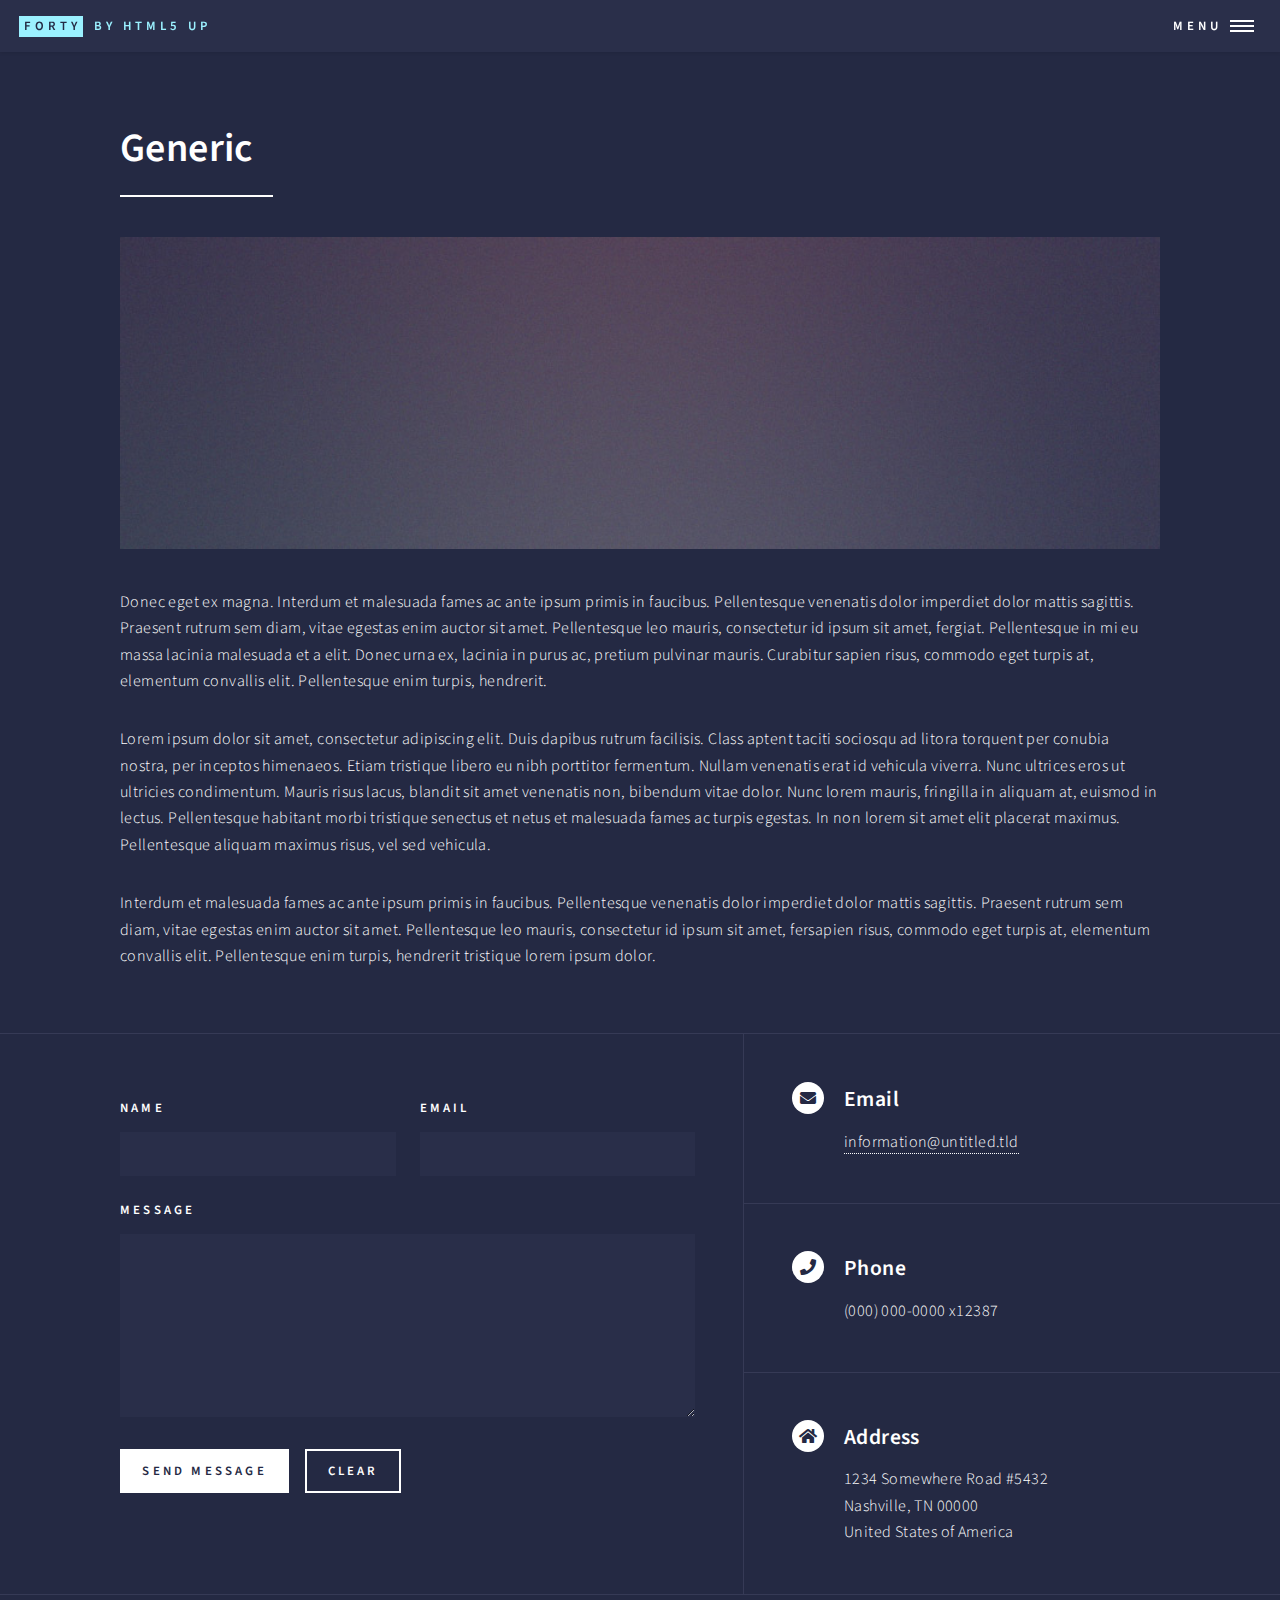
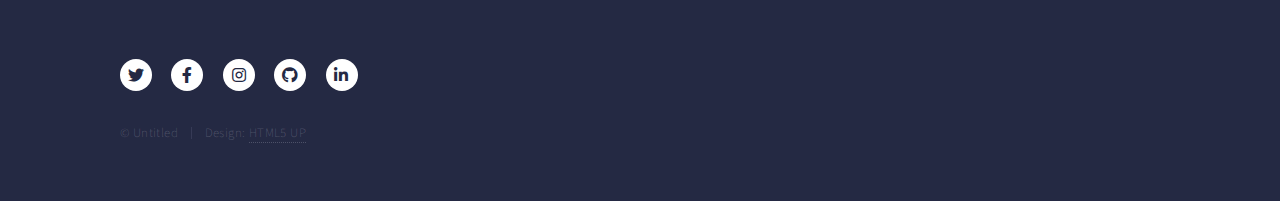
<file: html5up-forty/generic.html>
<!DOCTYPE HTML>
<!--
	Forty by HTML5 UP
	html5up.net | @ajlkn
	Free for personal and commercial use under the CCA 3.0 license (html5up.net/license)
-->
<html>
	<head>
		<title>Generic - Forty by HTML5 UP</title>
		<meta charset="utf-8" />
		<meta name="viewport" content="width=device-width, initial-scale=1, user-scalable=no" />
		<link rel="stylesheet" href="assets/css/main.css" />
		<noscript><link rel="stylesheet" href="assets/css/noscript.css" /></noscript>
	</head>
	<body class="is-preload">

		<!-- Wrapper -->
			<div id="wrapper">

				<!-- Header -->
					<header id="header">
						<a href="index.html" class="logo"><strong>Forty</strong> <span>by HTML5 UP</span></a>
						<nav>
							<a href="#menu">Menu</a>
						</nav>
					</header>

				<!-- Menu -->
					<nav id="menu">
						<ul class="links">
							<li><a href="index.html">Home</a></li>
							<li><a href="landing.html">Landing</a></li>
							<li><a href="generic.html">Generic</a></li>
							<li><a href="elements.html">Elements</a></li>
						</ul>
						<ul class="actions stacked">
							<li><a href="#" class="button primary fit">Get Started</a></li>
							<li><a href="#" class="button fit">Log In</a></li>
						</ul>
					</nav>

				<!-- Main -->
					<div id="main" class="alt">

						<!-- One -->
							<section id="one">
								<div class="inner">
									<header class="major">
										<h1>Generic</h1>
									</header>
									<span class="image main"><img src="images/pic11.jpg" alt="" /></span>
									<p>Donec eget ex magna. Interdum et malesuada fames ac ante ipsum primis in faucibus. Pellentesque venenatis dolor imperdiet dolor mattis sagittis. Praesent rutrum sem diam, vitae egestas enim auctor sit amet. Pellentesque leo mauris, consectetur id ipsum sit amet, fergiat. Pellentesque in mi eu massa lacinia malesuada et a elit. Donec urna ex, lacinia in purus ac, pretium pulvinar mauris. Curabitur sapien risus, commodo eget turpis at, elementum convallis elit. Pellentesque enim turpis, hendrerit.</p>
									<p>Lorem ipsum dolor sit amet, consectetur adipiscing elit. Duis dapibus rutrum facilisis. Class aptent taciti sociosqu ad litora torquent per conubia nostra, per inceptos himenaeos. Etiam tristique libero eu nibh porttitor fermentum. Nullam venenatis erat id vehicula viverra. Nunc ultrices eros ut ultricies condimentum. Mauris risus lacus, blandit sit amet venenatis non, bibendum vitae dolor. Nunc lorem mauris, fringilla in aliquam at, euismod in lectus. Pellentesque habitant morbi tristique senectus et netus et malesuada fames ac turpis egestas. In non lorem sit amet elit placerat maximus. Pellentesque aliquam maximus risus, vel sed vehicula.</p>
									<p>Interdum et malesuada fames ac ante ipsum primis in faucibus. Pellentesque venenatis dolor imperdiet dolor mattis sagittis. Praesent rutrum sem diam, vitae egestas enim auctor sit amet. Pellentesque leo mauris, consectetur id ipsum sit amet, fersapien risus, commodo eget turpis at, elementum convallis elit. Pellentesque enim turpis, hendrerit tristique lorem ipsum dolor.</p>
								</div>
							</section>

					</div>

				<!-- Contact -->
					<section id="contact">
						<div class="inner">
							<section>
								<form method="post" action="#">
									<div class="fields">
										<div class="field half">
											<label for="name">Name</label>
											<input type="text" name="name" id="name" />
										</div>
										<div class="field half">
											<label for="email">Email</label>
											<input type="text" name="email" id="email" />
										</div>
										<div class="field">
											<label for="message">Message</label>
											<textarea name="message" id="message" rows="6"></textarea>
										</div>
									</div>
									<ul class="actions">
										<li><input type="submit" value="Send Message" class="primary" /></li>
										<li><input type="reset" value="Clear" /></li>
									</ul>
								</form>
							</section>
							<section class="split">
								<section>
									<div class="contact-method">
										<span class="icon solid alt fa-envelope"></span>
										<h3>Email</h3>
										<a href="#">information@untitled.tld</a>
									</div>
								</section>
								<section>
									<div class="contact-method">
										<span class="icon solid alt fa-phone"></span>
										<h3>Phone</h3>
										<span>(000) 000-0000 x12387</span>
									</div>
								</section>
								<section>
									<div class="contact-method">
										<span class="icon solid alt fa-home"></span>
										<h3>Address</h3>
										<span>1234 Somewhere Road #5432<br />
										Nashville, TN 00000<br />
										United States of America</span>
									</div>
								</section>
							</section>
						</div>
					</section>

				<!-- Footer -->
					<footer id="footer">
						<div class="inner">
							<ul class="icons">
								<li><a href="#" class="icon brands alt fa-twitter"><span class="label">Twitter</span></a></li>
								<li><a href="#" class="icon brands alt fa-facebook-f"><span class="label">Facebook</span></a></li>
								<li><a href="#" class="icon brands alt fa-instagram"><span class="label">Instagram</span></a></li>
								<li><a href="#" class="icon brands alt fa-github"><span class="label">GitHub</span></a></li>
								<li><a href="#" class="icon brands alt fa-linkedin-in"><span class="label">LinkedIn</span></a></li>
							</ul>
							<ul class="copyright">
								<li>&copy; Untitled</li><li>Design: <a href="https://html5up.net">HTML5 UP</a></li>
							</ul>
						</div>
					</footer>

			</div>

		<!-- Scripts -->
			<script src="assets/js/jquery.min.js"></script>
			<script src="assets/js/jquery.scrolly.min.js"></script>
			<script src="assets/js/jquery.scrollex.min.js"></script>
			<script src="assets/js/browser.min.js"></script>
			<script src="assets/js/breakpoints.min.js"></script>
			<script src="assets/js/util.js"></script>
			<script src="assets/js/main.js"></script>

	</body>
</html>
</file>
<file: html5up-forty/assets/css/noscript.css>
/*
	Forty by HTML5 UP
	html5up.net | @ajlkn
	Free for personal and commercial use under the CCA 3.0 license (html5up.net/license)
*/

/* Banner */

	body.is-preload #banner:after {
		opacity: 0.85;
	}

	body.is-preload #banner > .inner {
		-moz-filter: none;
		-webkit-filter: none;
		-ms-filter: none;
		filter: none;
		-moz-transform: none;
		-webkit-transform: none;
		-ms-transform: none;
		transform: none;
		opacity: 1;
	}
</file>
<file: assets/css/noscript.css>
/*
	Forty by HTML5 UP
	html5up.net | @ajlkn
	Free for personal and commercial use under the CCA 3.0 license (html5up.net/license)
*/

/* Banner */

	body.is-preload #banner:after {
		opacity: 0.85;
	}

	body.is-preload #banner > .inner {
		-moz-filter: none;
		-webkit-filter: none;
		-ms-filter: none;
		filter: none;
		-moz-transform: none;
		-webkit-transform: none;
		-ms-transform: none;
		transform: none;
		opacity: 1;
	}
</file>
<file: html5up-forty/assets/css/main.css>
@import url(fontawesome-all.min.css);
@import url("https://fonts.googleapis.com/css?family=Source+Sans+Pro:300,300italic,600,600italic");

/*
	Forty by HTML5 UP
	html5up.net | @ajlkn
	Free for personal and commercial use under the CCA 3.0 license (html5up.net/license)
*/

html, body, div, span, applet, object,
iframe, h1, h2, h3, h4, h5, h6, p, blockquote,
pre, a, abbr, acronym, address, big, cite,
code, del, dfn, em, img, ins, kbd, q, s, samp,
small, strike, strong, sub, sup, tt, var, b,
u, i, center, dl, dt, dd, ol, ul, li, fieldset,
form, label, legend, table, caption, tbody,
tfoot, thead, tr, th, td, article, aside,
canvas, details, embed, figure, figcaption,
footer, header, hgroup, menu, nav, output, ruby,
section, summary, time, mark, audio, video {
	margin: 0;
	padding: 0;
	border: 0;
	font-size: 100%;
	font: inherit;
	vertical-align: baseline;}

article, aside, details, figcaption, figure,
footer, header, hgroup, menu, nav, section {
	display: block;}

body {
	line-height: 1;
}

ol, ul {
	list-style: none;
}

blockquote, q {
	quotes: none;
}

	blockquote:before, blockquote:after, q:before, q:after {
		content: '';
		content: none;
	}

table {
	border-collapse: collapse;
	border-spacing: 0;
}

body {
	-webkit-text-size-adjust: none;
}

mark {
	background-color: transparent;
	color: inherit;
}

input::-moz-focus-inner {
	border: 0;
	padding: 0;
}

input, select, textarea {
	-moz-appearance: none;
	-webkit-appearance: none;
	-ms-appearance: none;
	appearance: none;
}

/* Basic */

	@-ms-viewport {
		width: device-width;
	}

	body {
		-ms-overflow-style: scrollbar;
	}

	@media screen and (max-width: 480px) {

		html, body {
			min-width: 320px;
		}

	}

	html {
		box-sizing: border-box;
	}

	*, *:before, *:after {
		box-sizing: inherit;
	}

	body {
		background: #242943;
	}

		body.is-preload *, body.is-preload *:before, body.is-preload *:after {
			-moz-animation: none !important;
			-webkit-animation: none !important;
			-ms-animation: none !important;
			animation: none !important;
			-moz-transition: none !important;
			-webkit-transition: none !important;
			-ms-transition: none !important;
			transition: none !important;
		}

/* Type */

	body, input, select, textarea {
		color: #ffffff;
		font-family: "Source Sans Pro", Helvetica, sans-serif;
		font-size: 17pt;
		font-weight: 300;
		letter-spacing: 0.025em;
		line-height: 1.65;
	}

		@media screen and (max-width: 1680px) {

			body, input, select, textarea {
				font-size: 14pt;
			}

		}

		@media screen and (max-width: 1280px) {

			body, input, select, textarea {
				font-size: 12pt;
			}

		}

		@media screen and (max-width: 360px) {

			body, input, select, textarea {
				font-size: 11pt;
			}

		}

	a {
		-moz-transition: color 0.2s ease-in-out, border-bottom-color 0.2s ease-in-out;
		-webkit-transition: color 0.2s ease-in-out, border-bottom-color 0.2s ease-in-out;
		-ms-transition: color 0.2s ease-in-out, border-bottom-color 0.2s ease-in-out;
		transition: color 0.2s ease-in-out, border-bottom-color 0.2s ease-in-out;
		border-bottom: dotted 1px;
		color: inherit;
		text-decoration: none;
	}

		a:hover {
			border-bottom-color: transparent;
			color: #9bf1ff !important;
		}

		a:active {
			color: #53e3fb !important;
		}

	strong, b {
		color: #ffffff;
		font-weight: 600;
	}

	em, i {
		font-style: italic;
	}

	p {
		margin: 0 0 2em 0;
	}

	h1, h2, h3, h4, h5, h6 {
		color: #ffffff;
		font-weight: 600;
		line-height: 1.65;
		margin: 0 0 1em 0;
	}

		h1 a, h2 a, h3 a, h4 a, h5 a, h6 a {
			color: inherit;
			border-bottom: 0;
		}

	h1 {
		font-size: 2.5em;
	}

	h2 {
		font-size: 1.75em;
	}

	h3 {
		font-size: 1.35em;
	}

	h4 {
		font-size: 1.1em;
	}

	h5 {
		font-size: 0.9em;
	}

	h6 {
		font-size: 0.7em;
	}

	@media screen and (max-width: 736px) {

		h1 {
			font-size: 2em;
		}

		h2 {
			font-size: 1.5em;
		}

		h3 {
			font-size: 1.25em;
		}

	}

	sub {
		font-size: 0.8em;
		position: relative;
		top: 0.5em;
	}

	sup {
		font-size: 0.8em;
		position: relative;
		top: -0.5em;
	}

	blockquote {
		border-left: solid 4px rgba(212, 212, 255, 0.1);
		font-style: italic;
		margin: 0 0 2em 0;
		padding: 0.5em 0 0.5em 2em;
	}

	code {
		background: rgba(212, 212, 255, 0.035);
		font-family: "Courier New", monospace;
		font-size: 0.9em;
		margin: 0 0.25em;
		padding: 0.25em 0.65em;
	}

	pre {
		-webkit-overflow-scrolling: touch;
		font-family: "Courier New", monospace;
		font-size: 0.9em;
		margin: 0 0 2em 0;
	}

		pre code {
			display: block;
			line-height: 1.75;
			padding: 1em 1.5em;
			overflow-x: auto;
		}

	hr {
		border: 0;
		border-bottom: solid 1px rgba(212, 212, 255, 0.1);
		margin: 2em 0;
	}

		hr.major {
			margin: 3em 0;
		}

	.align-left {
		text-align: left;
	}

	.align-center {
		text-align: center;
	}

	.align-right {
		text-align: right;
	}

/* Row */

	.row {
		display: flex;
		flex-wrap: wrap;
		box-sizing: border-box;
		align-items: stretch;
	}

		.row > * {
			box-sizing: border-box;
		}

		.row.gtr-uniform > * > :last-child {
			margin-bottom: 0;
		}

		.row.aln-left {
			justify-content: flex-start;
		}

		.row.aln-center {
			justify-content: center;
		}

		.row.aln-right {
			justify-content: flex-end;
		}

		.row.aln-top {
			align-items: flex-start;
		}

		.row.aln-middle {
			align-items: center;
		}

		.row.aln-bottom {
			align-items: flex-end;
		}

		.row > .imp {
			order: -1;
		}

		.row > .col-1 {
			width: 8.33333%;
		}

		.row > .off-1 {
			margin-left: 8.33333%;
		}

		.row > .col-2 {
			width: 16.66667%;
		}

		.row > .off-2 {
			margin-left: 16.66667%;
		}

		.row > .col-3 {
			width: 25%;
		}

		.row > .off-3 {
			margin-left: 25%;
		}

		.row > .col-4 {
			width: 33.33333%;
		}

		.row > .off-4 {
			margin-left: 33.33333%;
		}

		.row > .col-5 {
			width: 41.66667%;
		}

		.row > .off-5 {
			margin-left: 41.66667%;
		}

		.row > .col-6 {
			width: 50%;
		}

		.row > .off-6 {
			margin-left: 50%;
		}

		.row > .col-7 {
			width: 58.33333%;
		}

		.row > .off-7 {
			margin-left: 58.33333%;
		}

		.row > .col-8 {
			width: 66.66667%;
		}

		.row > .off-8 {
			margin-left: 66.66667%;
		}

		.row > .col-9 {
			width: 75%;
		}

		.row > .off-9 {
			margin-left: 75%;
		}

		.row > .col-10 {
			width: 83.33333%;
		}

		.row > .off-10 {
			margin-left: 83.33333%;
		}

		.row > .col-11 {
			width: 91.66667%;
		}

		.row > .off-11 {
			margin-left: 91.66667%;
		}

		.row > .col-12 {
			width: 100%;
		}

		.row > .off-12 {
			margin-left: 100%;
		}

		.row.gtr-0 {
			margin-top: 0;
			margin-left: 0em;
		}

			.row.gtr-0 > * {
				padding: 0 0 0 0em;
			}

			.row.gtr-0.gtr-uniform {
				margin-top: 0em;
			}

				.row.gtr-0.gtr-uniform > * {
					padding-top: 0em;
				}

		.row.gtr-25 {
			margin-top: 0;
			margin-left: -0.5em;
		}

			.row.gtr-25 > * {
				padding: 0 0 0 0.5em;
			}

			.row.gtr-25.gtr-uniform {
				margin-top: -0.5em;
			}

				.row.gtr-25.gtr-uniform > * {
					padding-top: 0.5em;
				}

		.row.gtr-50 {
			margin-top: 0;
			margin-left: -1em;
		}

			.row.gtr-50 > * {
				padding: 0 0 0 1em;
			}

			.row.gtr-50.gtr-uniform {
				margin-top: -1em;
			}

				.row.gtr-50.gtr-uniform > * {
					padding-top: 1em;
				}

		.row {
			margin-top: 0;
			margin-left: -2em;
		}

			.row > * {
				padding: 0 0 0 2em;
			}

			.row.gtr-uniform {
				margin-top: -2em;
			}

				.row.gtr-uniform > * {
					padding-top: 2em;
				}

		.row.gtr-150 {
			margin-top: 0;
			margin-left: -3em;
		}

			.row.gtr-150 > * {
				padding: 0 0 0 3em;
			}

			.row.gtr-150.gtr-uniform {
				margin-top: -3em;
			}

				.row.gtr-150.gtr-uniform > * {
					padding-top: 3em;
				}

		.row.gtr-200 {
			margin-top: 0;
			margin-left: -4em;
		}

			.row.gtr-200 > * {
				padding: 0 0 0 4em;
			}

			.row.gtr-200.gtr-uniform {
				margin-top: -4em;
			}

				.row.gtr-200.gtr-uniform > * {
					padding-top: 4em;
				}

		@media screen and (max-width: 1680px) {

			.row {
				display: flex;
				flex-wrap: wrap;
				box-sizing: border-box;
				align-items: stretch;
			}

				.row > * {
					box-sizing: border-box;
				}

				.row.gtr-uniform > * > :last-child {
					margin-bottom: 0;
				}

				.row.aln-left {
					justify-content: flex-start;
				}

				.row.aln-center {
					justify-content: center;
				}

				.row.aln-right {
					justify-content: flex-end;
				}

				.row.aln-top {
					align-items: flex-start;
				}

				.row.aln-middle {
					align-items: center;
				}

				.row.aln-bottom {
					align-items: flex-end;
				}

				.row > .imp-xlarge {
					order: -1;
				}

				.row > .col-1-xlarge {
					width: 8.33333%;
				}

				.row > .off-1-xlarge {
					margin-left: 8.33333%;
				}

				.row > .col-2-xlarge {
					width: 16.66667%;
				}

				.row > .off-2-xlarge {
					margin-left: 16.66667%;
				}

				.row > .col-3-xlarge {
					width: 25%;
				}

				.row > .off-3-xlarge {
					margin-left: 25%;
				}

				.row > .col-4-xlarge {
					width: 33.33333%;
				}

				.row > .off-4-xlarge {
					margin-left: 33.33333%;
				}

				.row > .col-5-xlarge {
					width: 41.66667%;
				}

				.row > .off-5-xlarge {
					margin-left: 41.66667%;
				}

				.row > .col-6-xlarge {
					width: 50%;
				}

				.row > .off-6-xlarge {
					margin-left: 50%;
				}

				.row > .col-7-xlarge {
					width: 58.33333%;
				}

				.row > .off-7-xlarge {
					margin-left: 58.33333%;
				}

				.row > .col-8-xlarge {
					width: 66.66667%;
				}

				.row > .off-8-xlarge {
					margin-left: 66.66667%;
				}

				.row > .col-9-xlarge {
					width: 75%;
				}

				.row > .off-9-xlarge {
					margin-left: 75%;
				}

				.row > .col-10-xlarge {
					width: 83.33333%;
				}

				.row > .off-10-xlarge {
					margin-left: 83.33333%;
				}

				.row > .col-11-xlarge {
					width: 91.66667%;
				}

				.row > .off-11-xlarge {
					margin-left: 91.66667%;
				}

				.row > .col-12-xlarge {
					width: 100%;
				}

				.row > .off-12-xlarge {
					margin-left: 100%;
				}

				.row.gtr-0 {
					margin-top: 0;
					margin-left: 0em;
				}

					.row.gtr-0 > * {
						padding: 0 0 0 0em;
					}

					.row.gtr-0.gtr-uniform {
						margin-top: 0em;
					}

						.row.gtr-0.gtr-uniform > * {
							padding-top: 0em;
						}

				.row.gtr-25 {
					margin-top: 0;
					margin-left: -0.5em;
				}

					.row.gtr-25 > * {
						padding: 0 0 0 0.5em;
					}

					.row.gtr-25.gtr-uniform {
						margin-top: -0.5em;
					}

						.row.gtr-25.gtr-uniform > * {
							padding-top: 0.5em;
						}

				.row.gtr-50 {
					margin-top: 0;
					margin-left: -1em;
				}

					.row.gtr-50 > * {
						padding: 0 0 0 1em;
					}

					.row.gtr-50.gtr-uniform {
						margin-top: -1em;
					}

						.row.gtr-50.gtr-uniform > * {
							padding-top: 1em;
						}

				.row {
					margin-top: 0;
					margin-left: -2em;
				}

					.row > * {
						padding: 0 0 0 2em;
					}

					.row.gtr-uniform {
						margin-top: -2em;
					}

						.row.gtr-uniform > * {
							padding-top: 2em;
						}

				.row.gtr-150 {
					margin-top: 0;
					margin-left: -3em;
				}

					.row.gtr-150 > * {
						padding: 0 0 0 3em;
					}

					.row.gtr-150.gtr-uniform {
						margin-top: -3em;
					}

						.row.gtr-150.gtr-uniform > * {
							padding-top: 3em;
						}

				.row.gtr-200 {
					margin-top: 0;
					margin-left: -4em;
				}

					.row.gtr-200 > * {
						padding: 0 0 0 4em;
					}

					.row.gtr-200.gtr-uniform {
						margin-top: -4em;
					}

						.row.gtr-200.gtr-uniform > * {
							padding-top: 4em;
						}

		}

		@media screen and (max-width: 1280px) {

			.row {
				display: flex;
				flex-wrap: wrap;
				box-sizing: border-box;
				align-items: stretch;
			}

				.row > * {
					box-sizing: border-box;
				}

				.row.gtr-uniform > * > :last-child {
					margin-bottom: 0;
				}

				.row.aln-left {
					justify-content: flex-start;
				}

				.row.aln-center {
					justify-content: center;
				}

				.row.aln-right {
					justify-content: flex-end;
				}

				.row.aln-top {
					align-items: flex-start;
				}

				.row.aln-middle {
					align-items: center;
				}

				.row.aln-bottom {
					align-items: flex-end;
				}

				.row > .imp-large {
					order: -1;
				}

				.row > .col-1-large {
					width: 8.33333%;
				}

				.row > .off-1-large {
					margin-left: 8.33333%;
				}

				.row > .col-2-large {
					width: 16.66667%;
				}

				.row > .off-2-large {
					margin-left: 16.66667%;
				}

				.row > .col-3-large {
					width: 25%;
				}

				.row > .off-3-large {
					margin-left: 25%;
				}

				.row > .col-4-large {
					width: 33.33333%;
				}

				.row > .off-4-large {
					margin-left: 33.33333%;
				}

				.row > .col-5-large {
					width: 41.66667%;
				}

				.row > .off-5-large {
					margin-left: 41.66667%;
				}

				.row > .col-6-large {
					width: 50%;
				}

				.row > .off-6-large {
					margin-left: 50%;
				}

				.row > .col-7-large {
					width: 58.33333%;
				}

				.row > .off-7-large {
					margin-left: 58.33333%;
				}

				.row > .col-8-large {
					width: 66.66667%;
				}

				.row > .off-8-large {
					margin-left: 66.66667%;
				}

				.row > .col-9-large {
					width: 75%;
				}

				.row > .off-9-large {
					margin-left: 75%;
				}

				.row > .col-10-large {
					width: 83.33333%;
				}

				.row > .off-10-large {
					margin-left: 83.33333%;
				}

				.row > .col-11-large {
					width: 91.66667%;
				}

				.row > .off-11-large {
					margin-left: 91.66667%;
				}

				.row > .col-12-large {
					width: 100%;
				}

				.row > .off-12-large {
					margin-left: 100%;
				}

				.row.gtr-0 {
					margin-top: 0;
					margin-left: 0em;
				}

					.row.gtr-0 > * {
						padding: 0 0 0 0em;
					}

					.row.gtr-0.gtr-uniform {
						margin-top: 0em;
					}

						.row.gtr-0.gtr-uniform > * {
							padding-top: 0em;
						}

				.row.gtr-25 {
					margin-top: 0;
					margin-left: -0.375em;
				}

					.row.gtr-25 > * {
						padding: 0 0 0 0.375em;
					}

					.row.gtr-25.gtr-uniform {
						margin-top: -0.375em;
					}

						.row.gtr-25.gtr-uniform > * {
							padding-top: 0.375em;
						}

				.row.gtr-50 {
					margin-top: 0;
					margin-left: -0.75em;
				}

					.row.gtr-50 > * {
						padding: 0 0 0 0.75em;
					}

					.row.gtr-50.gtr-uniform {
						margin-top: -0.75em;
					}

						.row.gtr-50.gtr-uniform > * {
							padding-top: 0.75em;
						}

				.row {
					margin-top: 0;
					margin-left: -1.5em;
				}

					.row > * {
						padding: 0 0 0 1.5em;
					}

					.row.gtr-uniform {
						margin-top: -1.5em;
					}

						.row.gtr-uniform > * {
							padding-top: 1.5em;
						}

				.row.gtr-150 {
					margin-top: 0;
					margin-left: -2.25em;
				}

					.row.gtr-150 > * {
						padding: 0 0 0 2.25em;
					}

					.row.gtr-150.gtr-uniform {
						margin-top: -2.25em;
					}

						.row.gtr-150.gtr-uniform > * {
							padding-top: 2.25em;
						}

				.row.gtr-200 {
					margin-top: 0;
					margin-left: -3em;
				}

					.row.gtr-200 > * {
						padding: 0 0 0 3em;
					}

					.row.gtr-200.gtr-uniform {
						margin-top: -3em;
					}

						.row.gtr-200.gtr-uniform > * {
							padding-top: 3em;
						}

		}

		@media screen and (max-width: 980px) {

			.row {
				display: flex;
				flex-wrap: wrap;
				box-sizing: border-box;
				align-items: stretch;
			}

				.row > * {
					box-sizing: border-box;
				}

				.row.gtr-uniform > * > :last-child {
					margin-bottom: 0;
				}

				.row.aln-left {
					justify-content: flex-start;
				}

				.row.aln-center {
					justify-content: center;
				}

				.row.aln-right {
					justify-content: flex-end;
				}

				.row.aln-top {
					align-items: flex-start;
				}

				.row.aln-middle {
					align-items: center;
				}

				.row.aln-bottom {
					align-items: flex-end;
				}

				.row > .imp-medium {
					order: -1;
				}

				.row > .col-1-medium {
					width: 8.33333%;
				}

				.row > .off-1-medium {
					margin-left: 8.33333%;
				}

				.row > .col-2-medium {
					width: 16.66667%;
				}

				.row > .off-2-medium {
					margin-left: 16.66667%;
				}

				.row > .col-3-medium {
					width: 25%;
				}

				.row > .off-3-medium {
					margin-left: 25%;
				}

				.row > .col-4-medium {
					width: 33.33333%;
				}

				.row > .off-4-medium {
					margin-left: 33.33333%;
				}

				.row > .col-5-medium {
					width: 41.66667%;
				}

				.row > .off-5-medium {
					margin-left: 41.66667%;
				}

				.row > .col-6-medium {
					width: 50%;
				}

				.row > .off-6-medium {
					margin-left: 50%;
				}

				.row > .col-7-medium {
					width: 58.33333%;
				}

				.row > .off-7-medium {
					margin-left: 58.33333%;
				}

				.row > .col-8-medium {
					width: 66.66667%;
				}

				.row > .off-8-medium {
					margin-left: 66.66667%;
				}

				.row > .col-9-medium {
					width: 75%;
				}

				.row > .off-9-medium {
					margin-left: 75%;
				}

				.row > .col-10-medium {
					width: 83.33333%;
				}

				.row > .off-10-medium {
					margin-left: 83.33333%;
				}

				.row > .col-11-medium {
					width: 91.66667%;
				}

				.row > .off-11-medium {
					margin-left: 91.66667%;
				}

				.row > .col-12-medium {
					width: 100%;
				}

				.row > .off-12-medium {
					margin-left: 100%;
				}

				.row.gtr-0 {
					margin-top: 0;
					margin-left: 0em;
				}

					.row.gtr-0 > * {
						padding: 0 0 0 0em;
					}

					.row.gtr-0.gtr-uniform {
						margin-top: 0em;
					}

						.row.gtr-0.gtr-uniform > * {
							padding-top: 0em;
						}

				.row.gtr-25 {
					margin-top: 0;
					margin-left: -0.375em;
				}

					.row.gtr-25 > * {
						padding: 0 0 0 0.375em;
					}

					.row.gtr-25.gtr-uniform {
						margin-top: -0.375em;
					}

						.row.gtr-25.gtr-uniform > * {
							padding-top: 0.375em;
						}

				.row.gtr-50 {
					margin-top: 0;
					margin-left: -0.75em;
				}

					.row.gtr-50 > * {
						padding: 0 0 0 0.75em;
					}

					.row.gtr-50.gtr-uniform {
						margin-top: -0.75em;
					}

						.row.gtr-50.gtr-uniform > * {
							padding-top: 0.75em;
						}

				.row {
					margin-top: 0;
					margin-left: -1.5em;
				}

					.row > * {
						padding: 0 0 0 1.5em;
					}

					.row.gtr-uniform {
						margin-top: -1.5em;
					}

						.row.gtr-uniform > * {
							padding-top: 1.5em;
						}

				.row.gtr-150 {
					margin-top: 0;
					margin-left: -2.25em;
				}

					.row.gtr-150 > * {
						padding: 0 0 0 2.25em;
					}

					.row.gtr-150.gtr-uniform {
						margin-top: -2.25em;
					}

						.row.gtr-150.gtr-uniform > * {
							padding-top: 2.25em;
						}

				.row.gtr-200 {
					margin-top: 0;
					margin-left: -3em;
				}

					.row.gtr-200 > * {
						padding: 0 0 0 3em;
					}

					.row.gtr-200.gtr-uniform {
						margin-top: -3em;
					}

						.row.gtr-200.gtr-uniform > * {
							padding-top: 3em;
						}

		}

		@media screen and (max-width: 736px) {

			.row {
				display: flex;
				flex-wrap: wrap;
				box-sizing: border-box;
				align-items: stretch;
			}

				.row > * {
					box-sizing: border-box;
				}

				.row.gtr-uniform > * > :last-child {
					margin-bottom: 0;
				}

				.row.aln-left {
					justify-content: flex-start;
				}

				.row.aln-center {
					justify-content: center;
				}

				.row.aln-right {
					justify-content: flex-end;
				}

				.row.aln-top {
					align-items: flex-start;
				}

				.row.aln-middle {
					align-items: center;
				}

				.row.aln-bottom {
					align-items: flex-end;
				}

				.row > .imp-small {
					order: -1;
				}

				.row > .col-1-small {
					width: 8.33333%;
				}

				.row > .off-1-small {
					margin-left: 8.33333%;
				}

				.row > .col-2-small {
					width: 16.66667%;
				}

				.row > .off-2-small {
					margin-left: 16.66667%;
				}

				.row > .col-3-small {
					width: 25%;
				}

				.row > .off-3-small {
					margin-left: 25%;
				}

				.row > .col-4-small {
					width: 33.33333%;
				}

				.row > .off-4-small {
					margin-left: 33.33333%;
				}

				.row > .col-5-small {
					width: 41.66667%;
				}

				.row > .off-5-small {
					margin-left: 41.66667%;
				}

				.row > .col-6-small {
					width: 50%;
				}

				.row > .off-6-small {
					margin-left: 50%;
				}

				.row > .col-7-small {
					width: 58.33333%;
				}

				.row > .off-7-small {
					margin-left: 58.33333%;
				}

				.row > .col-8-small {
					width: 66.66667%;
				}

				.row > .off-8-small {
					margin-left: 66.66667%;
				}

				.row > .col-9-small {
					width: 75%;
				}

				.row > .off-9-small {
					margin-left: 75%;
				}

				.row > .col-10-small {
					width: 83.33333%;
				}

				.row > .off-10-small {
					margin-left: 83.33333%;
				}

				.row > .col-11-small {
					width: 91.66667%;
				}

				.row > .off-11-small {
					margin-left: 91.66667%;
				}

				.row > .col-12-small {
					width: 100%;
				}

				.row > .off-12-small {
					margin-left: 100%;
				}

				.row.gtr-0 {
					margin-top: 0;
					margin-left: 0em;
				}

					.row.gtr-0 > * {
						padding: 0 0 0 0em;
					}

					.row.gtr-0.gtr-uniform {
						margin-top: 0em;
					}

						.row.gtr-0.gtr-uniform > * {
							padding-top: 0em;
						}

				.row.gtr-25 {
					margin-top: 0;
					margin-left: -0.3125em;
				}

					.row.gtr-25 > * {
						padding: 0 0 0 0.3125em;
					}

					.row.gtr-25.gtr-uniform {
						margin-top: -0.3125em;
					}

						.row.gtr-25.gtr-uniform > * {
							padding-top: 0.3125em;
						}

				.row.gtr-50 {
					margin-top: 0;
					margin-left: -0.625em;
				}

					.row.gtr-50 > * {
						padding: 0 0 0 0.625em;
					}

					.row.gtr-50.gtr-uniform {
						margin-top: -0.625em;
					}

						.row.gtr-50.gtr-uniform > * {
							padding-top: 0.625em;
						}

				.row {
					margin-top: 0;
					margin-left: -1.25em;
				}

					.row > * {
						padding: 0 0 0 1.25em;
					}

					.row.gtr-uniform {
						margin-top: -1.25em;
					}

						.row.gtr-uniform > * {
							padding-top: 1.25em;
						}

				.row.gtr-150 {
					margin-top: 0;
					margin-left: -1.875em;
				}

					.row.gtr-150 > * {
						padding: 0 0 0 1.875em;
					}

					.row.gtr-150.gtr-uniform {
						margin-top: -1.875em;
					}

						.row.gtr-150.gtr-uniform > * {
							padding-top: 1.875em;
						}

				.row.gtr-200 {
					margin-top: 0;
					margin-left: -2.5em;
				}

					.row.gtr-200 > * {
						padding: 0 0 0 2.5em;
					}

					.row.gtr-200.gtr-uniform {
						margin-top: -2.5em;
					}

						.row.gtr-200.gtr-uniform > * {
							padding-top: 2.5em;
						}

		}

		@media screen and (max-width: 480px) {

			.row {
				display: flex;
				flex-wrap: wrap;
				box-sizing: border-box;
				align-items: stretch;
			}

				.row > * {
					box-sizing: border-box;
				}

				.row.gtr-uniform > * > :last-child {
					margin-bottom: 0;
				}

				.row.aln-left {
					justify-content: flex-start;
				}

				.row.aln-center {
					justify-content: center;
				}

				.row.aln-right {
					justify-content: flex-end;
				}

				.row.aln-top {
					align-items: flex-start;
				}

				.row.aln-middle {
					align-items: center;
				}

				.row.aln-bottom {
					align-items: flex-end;
				}

				.row > .imp-xsmall {
					order: -1;
				}

				.row > .col-1-xsmall {
					width: 8.33333%;
				}

				.row > .off-1-xsmall {
					margin-left: 8.33333%;
				}

				.row > .col-2-xsmall {
					width: 16.66667%;
				}

				.row > .off-2-xsmall {
					margin-left: 16.66667%;
				}

				.row > .col-3-xsmall {
					width: 25%;
				}

				.row > .off-3-xsmall {
					margin-left: 25%;
				}

				.row > .col-4-xsmall {
					width: 33.33333%;
				}

				.row > .off-4-xsmall {
					margin-left: 33.33333%;
				}

				.row > .col-5-xsmall {
					width: 41.66667%;
				}

				.row > .off-5-xsmall {
					margin-left: 41.66667%;
				}

				.row > .col-6-xsmall {
					width: 50%;
				}

				.row > .off-6-xsmall {
					margin-left: 50%;
				}

				.row > .col-7-xsmall {
					width: 58.33333%;
				}

				.row > .off-7-xsmall {
					margin-left: 58.33333%;
				}

				.row > .col-8-xsmall {
					width: 66.66667%;
				}

				.row > .off-8-xsmall {
					margin-left: 66.66667%;
				}

				.row > .col-9-xsmall {
					width: 75%;
				}

				.row > .off-9-xsmall {
					margin-left: 75%;
				}

				.row > .col-10-xsmall {
					width: 83.33333%;
				}

				.row > .off-10-xsmall {
					margin-left: 83.33333%;
				}

				.row > .col-11-xsmall {
					width: 91.66667%;
				}

				.row > .off-11-xsmall {
					margin-left: 91.66667%;
				}

				.row > .col-12-xsmall {
					width: 100%;
				}

				.row > .off-12-xsmall {
					margin-left: 100%;
				}

				.row.gtr-0 {
					margin-top: 0;
					margin-left: 0em;
				}

					.row.gtr-0 > * {
						padding: 0 0 0 0em;
					}

					.row.gtr-0.gtr-uniform {
						margin-top: 0em;
					}

						.row.gtr-0.gtr-uniform > * {
							padding-top: 0em;
						}

				.row.gtr-25 {
					margin-top: 0;
					margin-left: -0.3125em;
				}

					.row.gtr-25 > * {
						padding: 0 0 0 0.3125em;
					}

					.row.gtr-25.gtr-uniform {
						margin-top: -0.3125em;
					}

						.row.gtr-25.gtr-uniform > * {
							padding-top: 0.3125em;
						}

				.row.gtr-50 {
					margin-top: 0;
					margin-left: -0.625em;
				}

					.row.gtr-50 > * {
						padding: 0 0 0 0.625em;
					}

					.row.gtr-50.gtr-uniform {
						margin-top: -0.625em;
					}

						.row.gtr-50.gtr-uniform > * {
							padding-top: 0.625em;
						}

				.row {
					margin-top: 0;
					margin-left: -1.25em;
				}

					.row > * {
						padding: 0 0 0 1.25em;
					}

					.row.gtr-uniform {
						margin-top: -1.25em;
					}

						.row.gtr-uniform > * {
							padding-top: 1.25em;
						}

				.row.gtr-150 {
					margin-top: 0;
					margin-left: -1.875em;
				}

					.row.gtr-150 > * {
						padding: 0 0 0 1.875em;
					}

					.row.gtr-150.gtr-uniform {
						margin-top: -1.875em;
					}

						.row.gtr-150.gtr-uniform > * {
							padding-top: 1.875em;
						}

				.row.gtr-200 {
					margin-top: 0;
					margin-left: -2.5em;
				}

					.row.gtr-200 > * {
						padding: 0 0 0 2.5em;
					}

					.row.gtr-200.gtr-uniform {
						margin-top: -2.5em;
					}

						.row.gtr-200.gtr-uniform > * {
							padding-top: 2.5em;
						}

		}

/* Section/Article */

	section.special, article.special {
		text-align: center;
	}

	header.major {
		width: -moz-max-content;
		width: -webkit-max-content;
		width: -ms-max-content;
		width: max-content;
		margin-bottom: 2em;
	}

		header.major > :first-child {
			margin-bottom: 0;
			width: calc(100% + 0.5em);
		}

			header.major > :first-child:after {
				content: '';
				background-color: #ffffff;
				display: block;
				height: 2px;
				margin: 0.325em 0 0.5em 0;
				width: 100%;
			}

		header.major > p {
			font-size: 0.7em;
			font-weight: 600;
			letter-spacing: 0.25em;
			margin-bottom: 0;
			text-transform: uppercase;
		}

		body.is-ie header.major > :first-child:after {
			max-width: 9em;
		}

		body.is-ie header.major > h1:after {
			max-width: 100% !important;
		}

	@media screen and (max-width: 736px) {

		header.major > p br {
			display: none;
		}

	}

/* Form */

	form {
		margin: 0 0 2em 0;
	}

		form > :last-child {
			margin-bottom: 0;
		}

		form > .fields {
			display: -moz-flex;
			display: -webkit-flex;
			display: -ms-flex;
			display: flex;
			-moz-flex-wrap: wrap;
			-webkit-flex-wrap: wrap;
			-ms-flex-wrap: wrap;
			flex-wrap: wrap;
			width: calc(100% + 3em);
			margin: -1.5em 0 2em -1.5em;
		}

			form > .fields > .field {
				-moz-flex-grow: 0;
				-webkit-flex-grow: 0;
				-ms-flex-grow: 0;
				flex-grow: 0;
				-moz-flex-shrink: 0;
				-webkit-flex-shrink: 0;
				-ms-flex-shrink: 0;
				flex-shrink: 0;
				padding: 1.5em 0 0 1.5em;
				width: calc(100% - 1.5em);
			}

				form > .fields > .field.half {
					width: calc(50% - 0.75em);
				}

				form > .fields > .field.third {
					width: calc(100%/3 - 0.5em);
				}

				form > .fields > .field.quarter {
					width: calc(25% - 0.375em);
				}

		@media screen and (max-width: 480px) {

			form > .fields {
				width: calc(100% + 3em);
				margin: -1.5em 0 2em -1.5em;
			}

				form > .fields > .field {
					padding: 1.5em 0 0 1.5em;
					width: calc(100% - 1.5em);
				}

					form > .fields > .field.half {
						width: calc(100% - 1.5em);
					}

					form > .fields > .field.third {
						width: calc(100% - 1.5em);
					}

					form > .fields > .field.quarter {
						width: calc(100% - 1.5em);
					}

		}

	label {
		color: #ffffff;
		display: block;
		font-size: 0.8em;
		font-weight: 600;
		letter-spacing: 0.25em;
		margin: 0 0 1em 0;
		text-transform: uppercase;
	}

	input[type="text"],
	input[type="password"],
	input[type="email"],
	input[type="tel"],
	input[type="search"],
	input[type="url"],
	select,
	textarea {
		-moz-appearance: none;
		-webkit-appearance: none;
		-ms-appearance: none;
		appearance: none;
		background: rgba(212, 212, 255, 0.035);
		border: none;
		border-radius: 0;
		color: inherit;
		display: block;
		outline: 0;
		padding: 0 1em;
		text-decoration: none;
		width: 100%;
	}

		input[type="text"]:invalid,
		input[type="password"]:invalid,
		input[type="email"]:invalid,
		input[type="tel"]:invalid,
		input[type="search"]:invalid,
		input[type="url"]:invalid,
		select:invalid,
		textarea:invalid {
			box-shadow: none;
		}

		input[type="text"]:focus,
		input[type="password"]:focus,
		input[type="email"]:focus,
		input[type="tel"]:focus,
		input[type="search"]:focus,
		input[type="url"]:focus,
		select:focus,
		textarea:focus {
			border-color: #9bf1ff;
			box-shadow: 0 0 0 2px #9bf1ff;
		}

	select {
		background-image: url("data:image/svg+xml;charset=utf8,%3Csvg xmlns='http://www.w3.org/2000/svg' width='40' height='40' preserveAspectRatio='none' viewBox='0 0 40 40'%3E%3Cpath d='M9.4,12.3l10.4,10.4l10.4-10.4c0.2-0.2,0.5-0.4,0.9-0.4c0.3,0,0.6,0.1,0.9,0.4l3.3,3.3c0.2,0.2,0.4,0.5,0.4,0.9 c0,0.4-0.1,0.6-0.4,0.9L20.7,31.9c-0.2,0.2-0.5,0.4-0.9,0.4c-0.3,0-0.6-0.1-0.9-0.4L4.3,17.3c-0.2-0.2-0.4-0.5-0.4-0.9 c0-0.4,0.1-0.6,0.4-0.9l3.3-3.3c0.2-0.2,0.5-0.4,0.9-0.4S9.1,12.1,9.4,12.3z' fill='rgba(212, 212, 255, 0.1)' /%3E%3C/svg%3E");
		background-size: 1.25rem;
		background-repeat: no-repeat;
		background-position: calc(100% - 1rem) center;
		height: 2.75em;
		padding-right: 2.75em;
		text-overflow: ellipsis;
	}

		select option {
			color: #ffffff;
			background: #242943;
		}

		select:focus::-ms-value {
			background-color: transparent;
		}

		select::-ms-expand {
			display: none;
		}

	input[type="text"],
	input[type="password"],
	input[type="email"],
	input[type="tel"],
	input[type="search"],
	input[type="url"],
	select {
		height: 2.75em;
	}

	textarea {
		padding: 0.75em 1em;
	}

	input[type="checkbox"],
	input[type="radio"] {
		-moz-appearance: none;
		-webkit-appearance: none;
		-ms-appearance: none;
		appearance: none;
		display: block;
		float: left;
		margin-right: -2em;
		opacity: 0;
		width: 1em;
		z-index: -1;
	}

		input[type="checkbox"] + label,
		input[type="radio"] + label {
			text-decoration: none;
			color: #ffffff;
			cursor: pointer;
			display: inline-block;
			font-weight: 300;
			padding-left: 2.65em;
			padding-right: 0.75em;
			position: relative;
		}

			input[type="checkbox"] + label:before,
			input[type="radio"] + label:before {
				-moz-osx-font-smoothing: grayscale;
				-webkit-font-smoothing: antialiased;
				display: inline-block;
				font-style: normal;
				font-variant: normal;
				text-rendering: auto;
				line-height: 1;
				text-transform: none !important;
				font-family: 'Font Awesome 5 Free';
				font-weight: 900;
			}

			input[type="checkbox"] + label:before,
			input[type="radio"] + label:before {
				background: rgba(212, 212, 255, 0.035);
				content: '';
				display: inline-block;
				font-size: 0.8em;
				height: 2.0625em;
				left: 0;
				letter-spacing: 0;
				line-height: 2.0625em;
				position: absolute;
				text-align: center;
				top: 0;
				width: 2.0625em;
			}

		input[type="checkbox"]:checked + label:before,
		input[type="radio"]:checked + label:before {
			background: #ffffff;
			border-color: #9bf1ff;
			content: '\f00c';
			color: #242943;
		}

		input[type="checkbox"]:focus + label:before,
		input[type="radio"]:focus + label:before {
			box-shadow: 0 0 0 2px #9bf1ff;
		}

	input[type="radio"] + label:before {
		border-radius: 100%;
	}

	::-webkit-input-placeholder {
		color: rgba(244, 244, 255, 0.2) !important;
		opacity: 1.0;
	}

	:-moz-placeholder {
		color: rgba(244, 244, 255, 0.2) !important;
		opacity: 1.0;
	}

	::-moz-placeholder {
		color: rgba(244, 244, 255, 0.2) !important;
		opacity: 1.0;
	}

	:-ms-input-placeholder {
		color: rgba(244, 244, 255, 0.2) !important;
		opacity: 1.0;
	}

/* Box */

	.box {
		border: solid 1px rgba(212, 212, 255, 0.1);
		margin-bottom: 2em;
		padding: 1.5em;
	}

		.box > :last-child,
		.box > :last-child > :last-child,
		.box > :last-child > :last-child > :last-child {
			margin-bottom: 0;
		}

		.box.alt {
			border: 0;
			border-radius: 0;
			padding: 0;
		}

/* Icon */

	.icon {
		text-decoration: none;
		border-bottom: none;
		position: relative;
	}

		.icon:before {
			-moz-osx-font-smoothing: grayscale;
			-webkit-font-smoothing: antialiased;
			display: inline-block;
			font-style: normal;
			font-variant: normal;
			text-rendering: auto;
			line-height: 1;
			text-transform: none !important;
			font-family: 'Font Awesome 5 Free';
			font-weight: 400;
		}

		.icon > .label {
			display: none;
		}

		.icon:before {
			line-height: inherit;
		}

		.icon.solid:before {
			font-weight: 900;
		}

		.icon.brands:before {
			font-family: 'Font Awesome 5 Brands';
		}

		.icon.alt:before {
			background-color: #ffffff;
			border-radius: 100%;
			color: #242943;
			display: inline-block;
			height: 2em;
			line-height: 2em;
			text-align: center;
			width: 2em;
		}

	a.icon.alt:before {
		-moz-transition: background-color 0.2s ease-in-out;
		-webkit-transition: background-color 0.2s ease-in-out;
		-ms-transition: background-color 0.2s ease-in-out;
		transition: background-color 0.2s ease-in-out;
	}

	a.icon.alt:hover:before {
		background-color: #6fc3df;
	}

	a.icon.alt:active:before {
		background-color: #37a6cb;
	}

/* Image */

	.image {
		border: 0;
		display: inline-block;
		position: relative;
	}

		.image img {
			display: block;
		}

		.image.left, .image.right {
			max-width: 30%;
		}

			.image.left img, .image.right img {
				width: 100%;
			}

		.image.left {
			float: left;
			margin: 0 1.5em 1.25em 0;
			top: 0.25em;
		}

		.image.right {
			float: right;
			margin: 0 0 1.25em 1.5em;
			top: 0.25em;
		}

		.image.fit {
			display: block;
			margin: 0 0 2em 0;
			width: 100%;
		}

			.image.fit img {
				width: 100%;
			}

		.image.main {
			display: block;
			margin: 2.5em 0;
			width: 100%;
		}

			.image.main img {
				width: 100%;
			}

			@media screen and (max-width: 736px) {

				.image.main {
					margin: 1.5em 0;
				}

			}

/* List */

	ol {
		list-style: decimal;
		margin: 0 0 2em 0;
		padding-left: 1.25em;
	}

		ol li {
			padding-left: 0.25em;
		}

	ul {
		list-style: disc;
		margin: 0 0 2em 0;
		padding-left: 1em;
	}

		ul li {
			padding-left: 0.5em;
		}

		ul.alt {
			list-style: none;
			padding-left: 0;
		}

			ul.alt li {
				border-top: solid 1px rgba(212, 212, 255, 0.1);
				padding: 0.5em 0;
			}

				ul.alt li:first-child {
					border-top: 0;
					padding-top: 0;
				}

	dl {
		margin: 0 0 2em 0;
	}

		dl dt {
			display: block;
			font-weight: 600;
			margin: 0 0 1em 0;
		}

		dl dd {
			margin-left: 2em;
		}

/* Actions */

	ul.actions {
		display: -moz-flex;
		display: -webkit-flex;
		display: -ms-flex;
		display: flex;
		cursor: default;
		list-style: none;
		margin-left: -1em;
		padding-left: 0;
	}

		ul.actions li {
			padding: 0 0 0 1em;
			vertical-align: middle;
		}

		ul.actions.special {
			-moz-justify-content: center;
			-webkit-justify-content: center;
			-ms-justify-content: center;
			justify-content: center;
			width: 100%;
			margin-left: 0;
		}

			ul.actions.special li:first-child {
				padding-left: 0;
			}

		ul.actions.stacked {
			-moz-flex-direction: column;
			-webkit-flex-direction: column;
			-ms-flex-direction: column;
			flex-direction: column;
			margin-left: 0;
		}

			ul.actions.stacked li {
				padding: 1.3em 0 0 0;
			}

				ul.actions.stacked li:first-child {
					padding-top: 0;
				}

		ul.actions.fit {
			width: calc(100% + 1em);
		}

			ul.actions.fit li {
				-moz-flex-grow: 1;
				-webkit-flex-grow: 1;
				-ms-flex-grow: 1;
				flex-grow: 1;
				-moz-flex-shrink: 1;
				-webkit-flex-shrink: 1;
				-ms-flex-shrink: 1;
				flex-shrink: 1;
				width: 100%;
			}

				ul.actions.fit li > * {
					width: 100%;
				}

			ul.actions.fit.stacked {
				width: 100%;
			}

/* Icons */

	ul.icons {
		cursor: default;
		list-style: none;
		padding-left: 0;
	}

		ul.icons li {
			display: inline-block;
			padding: 0 1em 0 0;
		}

			ul.icons li:last-child {
				padding-right: 0;
			}

		@media screen and (max-width: 736px) {

			ul.icons li {
				padding: 0 0.75em 0 0;
			}

		}

/* Pagination */

	ul.pagination {
		cursor: default;
		list-style: none;
		padding-left: 0;
	}

		ul.pagination li {
			display: inline-block;
			padding-left: 0;
			vertical-align: middle;
		}

			ul.pagination li > .page {
				-moz-transition: background-color 0.2s ease-in-out, color 0.2s ease-in-out;
				-webkit-transition: background-color 0.2s ease-in-out, color 0.2s ease-in-out;
				-ms-transition: background-color 0.2s ease-in-out, color 0.2s ease-in-out;
				transition: background-color 0.2s ease-in-out, color 0.2s ease-in-out;
				border-bottom: 0;
				display: inline-block;
				font-size: 0.8em;
				font-weight: 600;
				height: 1.5em;
				line-height: 1.5em;
				margin: 0 0.125em;
				min-width: 1.5em;
				padding: 0 0.5em;
				text-align: center;
			}

				ul.pagination li > .page.active {
					background-color: #ffffff;
					color: #242943;
				}

					ul.pagination li > .page.active:hover {
						background-color: #9bf1ff;
						color: #242943 !important;
					}

					ul.pagination li > .page.active:active {
						background-color: #53e3fb;
					}

			ul.pagination li:first-child {
				padding-right: 0.75em;
			}

			ul.pagination li:last-child {
				padding-left: 0.75em;
			}

		@media screen and (max-width: 480px) {

			ul.pagination li:nth-child(n+2):nth-last-child(n+2) {
				display: none;
			}

			ul.pagination li:first-child {
				padding-right: 0;
			}

		}

/* Table */

	.table-wrapper {
		-webkit-overflow-scrolling: touch;
		overflow-x: auto;
	}

	table {
		margin: 0 0 2em 0;
		width: 100%;
	}

		table tbody tr {
			border: solid 1px rgba(212, 212, 255, 0.1);
			border-left: 0;
			border-right: 0;
		}

			table tbody tr:nth-child(2n + 1) {
				background-color: rgba(212, 212, 255, 0.035);
			}

		table td {
			padding: 0.75em 0.75em;
		}

		table th {
			color: #ffffff;
			font-size: 0.9em;
			font-weight: 600;
			padding: 0 0.75em 0.75em 0.75em;
			text-align: left;
		}

		table thead {
			border-bottom: solid 2px rgba(212, 212, 255, 0.1);
		}

		table tfoot {
			border-top: solid 2px rgba(212, 212, 255, 0.1);
		}

		table.alt {
			border-collapse: separate;
		}

			table.alt tbody tr td {
				border: solid 1px rgba(212, 212, 255, 0.1);
				border-left-width: 0;
				border-top-width: 0;
			}

				table.alt tbody tr td:first-child {
					border-left-width: 1px;
				}

			table.alt tbody tr:first-child td {
				border-top-width: 1px;
			}

			table.alt thead {
				border-bottom: 0;
			}

			table.alt tfoot {
				border-top: 0;
			}

/* Button */

	input[type="submit"],
	input[type="reset"],
	input[type="button"],
	button,
	.button {
		-moz-appearance: none;
		-webkit-appearance: none;
		-ms-appearance: none;
		appearance: none;
		-moz-transition: background-color 0.2s ease-in-out, box-shadow 0.2s ease-in-out, color 0.2s ease-in-out;
		-webkit-transition: background-color 0.2s ease-in-out, box-shadow 0.2s ease-in-out, color 0.2s ease-in-out;
		-ms-transition: background-color 0.2s ease-in-out, box-shadow 0.2s ease-in-out, color 0.2s ease-in-out;
		transition: background-color 0.2s ease-in-out, box-shadow 0.2s ease-in-out, color 0.2s ease-in-out;
		background-color: transparent;
		border: 0;
		border-radius: 0;
		box-shadow: inset 0 0 0 2px #ffffff;
		color: #ffffff;
		cursor: pointer;
		display: inline-block;
		font-size: 0.8em;
		font-weight: 600;
		height: 3.5em;
		letter-spacing: 0.25em;
		line-height: 3.5em;
		padding: 0 1.75em;
		text-align: center;
		text-decoration: none;
		text-transform: uppercase;
		white-space: nowrap;
	}

		input[type="submit"]:hover, input[type="submit"]:active,
		input[type="reset"]:hover,
		input[type="reset"]:active,
		input[type="button"]:hover,
		input[type="button"]:active,
		button:hover,
		button:active,
		.button:hover,
		.button:active {
			box-shadow: inset 0 0 0 2px #9bf1ff;
			color: #9bf1ff;
		}

		input[type="submit"]:active,
		input[type="reset"]:active,
		input[type="button"]:active,
		button:active,
		.button:active {
			background-color: rgba(155, 241, 255, 0.1);
			box-shadow: inset 0 0 0 2px #53e3fb;
			color: #53e3fb;
		}

		input[type="submit"].icon:before,
		input[type="reset"].icon:before,
		input[type="button"].icon:before,
		button.icon:before,
		.button.icon:before {
			margin-right: 0.5em;
		}

		input[type="submit"].fit,
		input[type="reset"].fit,
		input[type="button"].fit,
		button.fit,
		.button.fit {
			width: 100%;
		}

		input[type="submit"].small,
		input[type="reset"].small,
		input[type="button"].small,
		button.small,
		.button.small {
			font-size: 0.6em;
		}

		input[type="submit"].large,
		input[type="reset"].large,
		input[type="button"].large,
		button.large,
		.button.large {
			font-size: 1.25em;
			height: 3em;
			line-height: 3em;
		}

		input[type="submit"].next,
		input[type="reset"].next,
		input[type="button"].next,
		button.next,
		.button.next {
			padding-right: 4.5em;
			position: relative;
		}

			input[type="submit"].next:before, input[type="submit"].next:after,
			input[type="reset"].next:before,
			input[type="reset"].next:after,
			input[type="button"].next:before,
			input[type="button"].next:after,
			button.next:before,
			button.next:after,
			.button.next:before,
			.button.next:after {
				-moz-transition: opacity 0.2s ease-in-out;
				-webkit-transition: opacity 0.2s ease-in-out;
				-ms-transition: opacity 0.2s ease-in-out;
				transition: opacity 0.2s ease-in-out;
				background-position: center right;
				background-repeat: no-repeat;
				background-size: 36px 24px;
				content: '';
				display: block;
				height: 100%;
				position: absolute;
				right: 1.5em;
				top: 0;
				vertical-align: middle;
				width: 36px;
			}

			input[type="submit"].next:before,
			input[type="reset"].next:before,
			input[type="button"].next:before,
			button.next:before,
			.button.next:before {
				background-image: url("data:image/svg+xml;charset=utf8,%3Csvg xmlns='http://www.w3.org/2000/svg' xmlns:xlink='http://www.w3.org/1999/xlink' width='36px' height='24px' viewBox='0 0 36 24' zoomAndPan='disable'%3E%3Cstyle%3Eline %7B stroke: %23ffffff%3B stroke-width: 2px%3B %7D%3C/style%3E%3Cline x1='0' y1='12' x2='34' y2='12' /%3E%3Cline x1='25' y1='4' x2='34' y2='12.5' /%3E%3Cline x1='25' y1='20' x2='34' y2='11.5' /%3E%3C/svg%3E");
			}

			input[type="submit"].next:after,
			input[type="reset"].next:after,
			input[type="button"].next:after,
			button.next:after,
			.button.next:after {
				background-image: url("data:image/svg+xml;charset=utf8,%3Csvg xmlns='http://www.w3.org/2000/svg' xmlns:xlink='http://www.w3.org/1999/xlink' width='36px' height='24px' viewBox='0 0 36 24' zoomAndPan='disable'%3E%3Cstyle%3Eline %7B stroke: %239bf1ff%3B stroke-width: 2px%3B %7D%3C/style%3E%3Cline x1='0' y1='12' x2='34' y2='12' /%3E%3Cline x1='25' y1='4' x2='34' y2='12.5' /%3E%3Cline x1='25' y1='20' x2='34' y2='11.5' /%3E%3C/svg%3E");
				opacity: 0;
				z-index: 1;
			}

			input[type="submit"].next:hover:after, input[type="submit"].next:active:after,
			input[type="reset"].next:hover:after,
			input[type="reset"].next:active:after,
			input[type="button"].next:hover:after,
			input[type="button"].next:active:after,
			button.next:hover:after,
			button.next:active:after,
			.button.next:hover:after,
			.button.next:active:after {
				opacity: 1;
			}

			@media screen and (max-width: 1280px) {

				input[type="submit"].next,
				input[type="reset"].next,
				input[type="button"].next,
				button.next,
				.button.next {
					padding-right: 5em;
				}

			}

		input[type="submit"].primary,
		input[type="reset"].primary,
		input[type="button"].primary,
		button.primary,
		.button.primary {
			background-color: #ffffff;
			box-shadow: none;
			color: #242943;
		}

			input[type="submit"].primary:hover, input[type="submit"].primary:active,
			input[type="reset"].primary:hover,
			input[type="reset"].primary:active,
			input[type="button"].primary:hover,
			input[type="button"].primary:active,
			button.primary:hover,
			button.primary:active,
			.button.primary:hover,
			.button.primary:active {
				background-color: #9bf1ff;
				color: #242943 !important;
			}

			input[type="submit"].primary:active,
			input[type="reset"].primary:active,
			input[type="button"].primary:active,
			button.primary:active,
			.button.primary:active {
				background-color: #53e3fb;
			}

		input[type="submit"].disabled, input[type="submit"]:disabled,
		input[type="reset"].disabled,
		input[type="reset"]:disabled,
		input[type="button"].disabled,
		input[type="button"]:disabled,
		button.disabled,
		button:disabled,
		.button.disabled,
		.button:disabled {
			pointer-events: none;
			cursor: default;
			opacity: 0.25;
		}

/* Tiles */

	.tiles {
		display: -moz-flex;
		display: -webkit-flex;
		display: -ms-flex;
		display: flex;
		-moz-flex-wrap: wrap;
		-webkit-flex-wrap: wrap;
		-ms-flex-wrap: wrap;
		flex-wrap: wrap;
		border-top: 0 !important;
	}

		.tiles + * {
			border-top: 0 !important;
		}

		.tiles article {
			-moz-align-items: center;
			-webkit-align-items: center;
			-ms-align-items: center;
			align-items: center;
			display: -moz-flex;
			display: -webkit-flex;
			display: -ms-flex;
			display: flex;
			-moz-transition: -moz-transform 0.25s ease, opacity 0.25s ease, -moz-filter 1s ease, -webkit-filter 1s ease;
			-webkit-transition: -webkit-transform 0.25s ease, opacity 0.25s ease, -webkit-filter 1s ease, -webkit-filter 1s ease;
			-ms-transition: -ms-transform 0.25s ease, opacity 0.25s ease, -ms-filter 1s ease, -webkit-filter 1s ease;
			transition: transform 0.25s ease, opacity 0.25s ease, filter 1s ease, -webkit-filter 1s ease;
			padding: 4em 4em 2em 4em ;
			background-position: center;
			background-repeat: no-repeat;
			background-size: cover;
			cursor: default;
			height: 40vh;
			max-height: 40em;
			min-height: 23em;
			overflow: hidden;
			position: relative;
			width: 40%;
		}

			.tiles article .image {
				display: none;
			}

			.tiles article header {
				position: relative;
				z-index: 3;
			}

			.tiles article h3 {
				font-size: 1.75em;
			}

				.tiles article h3 a:hover {
					color: inherit !important;
				}

			.tiles article .link.primary {
				border: 0;
				height: 100%;
				left: 0;
				position: absolute;
				top: 0;
				width: 100%;
				z-index: 4;
			}

			.tiles article:before {
				-moz-transition: opacity 0.5s ease;
				-webkit-transition: opacity 0.5s ease;
				-ms-transition: opacity 0.5s ease;
				transition: opacity 0.5s ease;
				bottom: 0;
				content: '';
				display: block;
				height: 100%;
				left: 0;
				opacity: 0.85;
				position: absolute;
				width: 100%;
				z-index: 2;
			}

			.tiles article:after {
				background-color: rgba(36, 41, 67, 0.25);
				content: '';
				display: block;
				height: 100%;
				left: 0;
				position: absolute;
				top: 0;
				width: 100%;
				z-index: 1;
			}

			.tiles article:hover:before {
				opacity: 0;
			}

			.tiles article.is-transitioning {
				-moz-transform: scale(0.95);
				-webkit-transform: scale(0.95);
				-ms-transform: scale(0.95);
				transform: scale(0.95);
				-moz-filter: blur(0.5em);
				-webkit-filter: blur(0.5em);
				-ms-filter: blur(0.5em);
				filter: blur(0.5em);
				opacity: 0;
			}

			.tiles article:nth-child(4n - 1), .tiles article:nth-child(4n - 2) {
				width: 60%;
			}

			.tiles article:nth-child(6n - 5):before {
				background-color: #6fc3df;
			}

			.tiles article:nth-child(6n - 4):before {
				background-color: #8d82c4;
			}

			.tiles article:nth-child(6n - 3):before {
				background-color: #ec8d81;
			}

			.tiles article:nth-child(6n - 2):before {
				background-color: #e7b788;
			}

			.tiles article:nth-child(6n - 1):before {
				background-color: #8ea9e8;
			}

			.tiles article:nth-child(6n):before {
				background-color: #87c5a4;
			}

		@media screen and (max-width: 1280px) {

			.tiles article {
				padding: 4em 3em 2em 3em ;
				height: 30vh;
				max-height: 30em;
				min-height: 20em;
			}

		}

		@media screen and (max-width: 980px) {

			.tiles article {
				width: 50% !important;
			}

		}

		@media screen and (max-width: 736px) {

			.tiles article {
				padding: 3em 1.5em 1em 1.5em ;
				height: 16em;
				max-height: none;
				min-height: 0;
			}

				.tiles article h3 {
					font-size: 1.5em;
				}

		}

		@media screen and (max-width: 480px) {

			.tiles {
				display: block;
			}

				.tiles article {
					height: 20em;
					width: 100% !important;
				}

		}

/* Contact Method */

	.contact-method {
		margin: 0 0 2em 0;
		padding-left: 3.25em;
		position: relative;
	}

		.contact-method .icon {
			left: 0;
			position: absolute;
			top: 0;
		}

		.contact-method h3 {
			margin: 0 0 0.5em 0;
		}

/* Spotlights */

	.spotlights {
		border-top: 0 !important;
	}

		.spotlights + * {
			border-top: 0 !important;
		}

		.spotlights > section {
			display: -moz-flex;
			display: -webkit-flex;
			display: -ms-flex;
			display: flex;
			-moz-flex-direction: row;
			-webkit-flex-direction: row;
			-ms-flex-direction: row;
			flex-direction: row;
			background-color: #2e3450;
		}

			.spotlights > section > .image {
				background-position: center center;
				background-size: cover;
				border-radius: 0;
				display: block;
				position: relative;
				width: 30%;
			}

				.spotlights > section > .image img {
					border-radius: 0;
					display: block;
					width: 100%;
				}

				.spotlights > section > .image:before {
					background: rgba(36, 41, 67, 0.9);
					content: '';
					display: block;
					height: 100%;
					left: 0;
					opacity: 0;
					position: absolute;
					top: 0;
					width: 100%;
				}

			.spotlights > section > .content {
				display: -moz-flex;
				display: -webkit-flex;
				display: -ms-flex;
				display: flex;
				-moz-flex-direction: column;
				-webkit-flex-direction: column;
				-ms-flex-direction: column;
				flex-direction: column;
				-moz-justify-content: center;
				-webkit-justify-content: center;
				-ms-justify-content: center;
				justify-content: center;
				-moz-align-items: center;
				-webkit-align-items: center;
				-ms-align-items: center;
				align-items: center;
				padding: 2em 3em 0.1em 3em ;
				width: 70%;
			}

				.spotlights > section > .content > .inner {
					margin: 0 auto;
					max-width: 100%;
					width: 65em;
				}

			.spotlights > section:nth-child(2n) {
				-moz-flex-direction: row-reverse;
				-webkit-flex-direction: row-reverse;
				-ms-flex-direction: row-reverse;
				flex-direction: row-reverse;
				background-color: #333856;
			}

				.spotlights > section:nth-child(2n) > .content {
					-moz-align-items: -moz-flex-end;
					-webkit-align-items: -webkit-flex-end;
					-ms-align-items: -ms-flex-end;
					align-items: flex-end;
				}

		@media screen and (max-width: 1680px) {

			.spotlights > section > .image {
				width: 40%;
			}

			.spotlights > section > .content {
				width: 60%;
			}

		}

		@media screen and (max-width: 1280px) {

			.spotlights > section > .image {
				width: 45%;
			}

			.spotlights > section > .content {
				width: 55%;
			}

		}

		@media screen and (max-width: 980px) {

			.spotlights > section {
				display: block;
			}

				.spotlights > section > .image {
					width: 100%;
				}

				.spotlights > section > .content {
					padding: 4em 3em 2em 3em ;
					width: 100%;
				}

		}

		@media screen and (max-width: 736px) {

			.spotlights > section > .content {
				padding: 3em 1.5em 1em 1.5em ;
			}

		}

/* Header */

	@-moz-keyframes reveal-header {
		0% {
			top: -4em;
			opacity: 0;
		}

		100% {
			top: 0;
			opacity: 1;
		}
	}

	@-webkit-keyframes reveal-header {
		0% {
			top: -4em;
			opacity: 0;
		}

		100% {
			top: 0;
			opacity: 1;
		}
	}

	@-ms-keyframes reveal-header {
		0% {
			top: -4em;
			opacity: 0;
		}

		100% {
			top: 0;
			opacity: 1;
		}
	}

	@keyframes reveal-header {
		0% {
			top: -4em;
			opacity: 0;
		}

		100% {
			top: 0;
			opacity: 1;
		}
	}

	#header {
		display: -moz-flex;
		display: -webkit-flex;
		display: -ms-flex;
		display: flex;
		background-color: #2a2f4a;
		box-shadow: 0 0 0.25em 0 rgba(0, 0, 0, 0.15);
		cursor: default;
		font-weight: 600;
		height: 3.25em;
		left: 0;
		letter-spacing: 0.25em;
		line-height: 3.25em;
		margin: 0;
		position: fixed;
		text-transform: uppercase;
		top: 0;
		width: 100%;
		z-index: 10000;
	}

		#header .logo {
			border: 0;
			display: inline-block;
			font-size: 0.8em;
			height: inherit;
			line-height: inherit;
			padding: 0 1.5em;
		}

			#header .logo strong {
				-moz-transition: background-color 0.2s ease-in-out, color 0.2s ease-in-out;
				-webkit-transition: background-color 0.2s ease-in-out, color 0.2s ease-in-out;
				-ms-transition: background-color 0.2s ease-in-out, color 0.2s ease-in-out;
				transition: background-color 0.2s ease-in-out, color 0.2s ease-in-out;
				background-color: #ffffff;
				color: #242943;
				display: inline-block;
				line-height: 1.65em;
				margin-right: 0.325em;
				padding: 0 0.125em 0 0.375em;
			}

			#header .logo:hover strong {
				background-color: #9bf1ff;
			}

			#header .logo:active strong {
				background-color: #53e3fb;
			}

		#header nav {
			display: -moz-flex;
			display: -webkit-flex;
			display: -ms-flex;
			display: flex;
			-moz-justify-content: -moz-flex-end;
			-webkit-justify-content: -webkit-flex-end;
			-ms-justify-content: -ms-flex-end;
			justify-content: flex-end;
			-moz-flex-grow: 1;
			-webkit-flex-grow: 1;
			-ms-flex-grow: 1;
			flex-grow: 1;
			height: inherit;
			line-height: inherit;
		}

			#header nav a {
				border: 0;
				display: block;
				font-size: 0.8em;
				height: inherit;
				line-height: inherit;
				padding: 0 0.75em;
				position: relative;
				vertical-align: middle;
			}

				#header nav a:last-child {
					padding-right: 1.5em;
				}

				#header nav a[href="#menu"] {
					padding-right: 3.325em !important;
				}

					#header nav a[href="#menu"]:before, #header nav a[href="#menu"]:after {
						background-image: url("data:image/svg+xml;charset=utf8,%3Csvg xmlns='http://www.w3.org/2000/svg' width='24' height='32' viewBox='0 0 24 32' preserveAspectRatio='none'%3E%3Cstyle%3Eline %7B stroke-width: 2px%3B stroke: %23ffffff%3B %7D%3C/style%3E%3Cline x1='0' y1='11' x2='24' y2='11' /%3E%3Cline x1='0' y1='21' x2='24' y2='21' /%3E%3Cline x1='0' y1='16' x2='24' y2='16' /%3E%3C/svg%3E");
						background-position: center;
						background-repeat: no-repeat;
						background-size: 24px 32px;
						content: '';
						display: block;
						height: 100%;
						position: absolute;
						right: 1.5em;
						top: 0;
						vertical-align: middle;
						width: 24px;
					}

					#header nav a[href="#menu"]:after {
						-moz-transition: opacity 0.2s ease-in-out;
						-webkit-transition: opacity 0.2s ease-in-out;
						-ms-transition: opacity 0.2s ease-in-out;
						transition: opacity 0.2s ease-in-out;
						background-image: url("data:image/svg+xml;charset=utf8,%3Csvg xmlns='http://www.w3.org/2000/svg' width='24' height='32' viewBox='0 0 24 32' preserveAspectRatio='none'%3E%3Cstyle%3Eline %7B stroke-width: 2px%3B stroke: %239bf1ff%3B %7D%3C/style%3E%3Cline x1='0' y1='11' x2='24' y2='11' /%3E%3Cline x1='0' y1='21' x2='24' y2='21' /%3E%3Cline x1='0' y1='16' x2='24' y2='16' /%3E%3C/svg%3E");
						opacity: 0;
						z-index: 1;
					}

					#header nav a[href="#menu"]:hover:after, #header nav a[href="#menu"]:active:after {
						opacity: 1;
					}

					#header nav a[href="#menu"]:last-child {
						padding-right: 3.875em !important;
					}

						#header nav a[href="#menu"]:last-child:before, #header nav a[href="#menu"]:last-child:after {
							right: 2em;
						}

		#header.reveal {
			-moz-animation: reveal-header 0.35s ease;
			-webkit-animation: reveal-header 0.35s ease;
			-ms-animation: reveal-header 0.35s ease;
			animation: reveal-header 0.35s ease;
		}

		#header.alt {
			-moz-transition: opacity 2.5s ease;
			-webkit-transition: opacity 2.5s ease;
			-ms-transition: opacity 2.5s ease;
			transition: opacity 2.5s ease;
			-moz-transition-delay: 0.75s;
			-webkit-transition-delay: 0.75s;
			-ms-transition-delay: 0.75s;
			transition-delay: 5.75s;
			-moz-animation: none;
			-webkit-animation: none;
			-ms-animation: none;
			animation: none;
			background-color: transparent;
			box-shadow: none;
			position: absolute;
		}

			#header.alt.style1 .logo strong {
				color: #6fc3df;
			}

			#header.alt.style2 .logo strong {
				color: #8d82c4;
			}

			#header.alt.style3 .logo strong {
				color: #ec8d81;
			}

			#header.alt.style4 .logo strong {
				color: #e7b788;
			}

			#header.alt.style5 .logo strong {
				color: #8ea9e8;
			}

			#header.alt.style6 .logo strong {
				color: #87c5a4;
			}

		body.is-preload #header.alt {
			opacity: 0;
		}

		@media screen and (max-width: 1680px) {

			#header nav a[href="#menu"] {
				padding-right: 3.75em !important;
			}

				#header nav a[href="#menu"]:last-child {
					padding-right: 4.25em !important;
				}

		}

		@media screen and (max-width: 1280px) {

			#header nav a[href="#menu"] {
				padding-right: 4em !important;
			}

				#header nav a[href="#menu"]:last-child {
					padding-right: 4.5em !important;
				}

		}

		@media screen and (max-width: 736px) {

			#header {
				height: 2.75em;
				line-height: 2.75em;
			}

				#header .logo {
					padding: 0 1em;
				}

				#header nav a {
					padding: 0 0.5em;
				}

					#header nav a:last-child {
						padding-right: 1em;
					}

					#header nav a[href="#menu"] {
						padding-right: 3.25em !important;
					}

						#header nav a[href="#menu"]:before, #header nav a[href="#menu"]:after {
							right: 0.75em;
						}

						#header nav a[href="#menu"]:last-child {
							padding-right: 4em !important;
						}

							#header nav a[href="#menu"]:last-child:before, #header nav a[href="#menu"]:last-child:after {
								right: 1.5em;
							}

		}

		@media screen and (max-width: 480px) {

			#header .logo span {
				display: none;
			}

			#header nav a[href="#menu"] {
				overflow: hidden;
				padding-right: 0 !important;
				text-indent: 5em;
				white-space: nowrap;
				width: 5em;
			}

				#header nav a[href="#menu"]:before, #header nav a[href="#menu"]:after {
					right: 0;
					width: inherit;
				}

				#header nav a[href="#menu"]:last-child:before, #header nav a[href="#menu"]:last-child:after {
					width: 4em;
					right: 0;
				}

		}

/* Banner */

	#banner {
		-moz-align-items: center;
		-webkit-align-items: center;
		-ms-align-items: center;
		align-items: center;
		background-image: url("../../images/banner.jpg");
		display: -moz-flex;
		display: -webkit-flex;
		display: -ms-flex;
		display: flex;
		padding: 6em 0 2em 0 ;
		background-attachment: fixed;
		background-position: center;
		background-repeat: no-repeat;
		background-size: cover;
		border-bottom: 0 !important;
		cursor: default;
		height: 60vh;
		margin-bottom: -3.25em;
		max-height: 32em;
		min-height: 22em;
		position: relative;
		top: -3.25em;
	}

		#banner:after {
			-moz-transition: opacity 2.5s ease;
			-webkit-transition: opacity 2.5s ease;
			-ms-transition: opacity 2.5s ease;
			transition: opacity 2.5s ease;
			-moz-transition-delay: 0.75s;
			-webkit-transition-delay: 0.75s;
			-ms-transition-delay: 0.75s;
			transition-delay: 0.75s;
			pointer-events: none;
			background-color: #242943;
			content: '';
			display: block;
			height: 100%;
			left: 0;
			opacity: 0.85;
			position: absolute;
			top: 0;
			width: 100%;
			z-index: 1;
		}

		#banner h1 {
			font-size: 3.25em;
		}

		#banner > .inner {
			-moz-transition: opacity 1.5s ease, -moz-transform 0.5s ease-out, -moz-filter 0.5s ease, -webkit-filter 0.5s ease;
			-webkit-transition: opacity 1.5s ease, -webkit-transform 0.5s ease-out, -webkit-filter 0.5s ease, -webkit-filter 0.5s ease;
			-ms-transition: opacity 1.5s ease, -ms-transform 0.5s ease-out, -ms-filter 0.5s ease, -webkit-filter 0.5s ease;
			transition: opacity 1.5s ease, transform 0.5s ease-out, filter 0.5s ease, -webkit-filter 0.5s ease;
			padding: 0 !important;
			position: relative;
			z-index: 2;
		}

			#banner > .inner .image {
				display: none;
			}

			#banner > .inner header {
				width: auto;
			}

				#banner > .inner header > :first-child {
					width: auto;
				}

					#banner > .inner header > :first-child:after {
						max-width: 100%;
					}

			#banner > .inner .content {
				display: -moz-flex;
				display: -webkit-flex;
				display: -ms-flex;
				display: flex;
				-moz-align-items: center;
				-webkit-align-items: center;
				-ms-align-items: center;
				align-items: center;
				margin: 0 0 2em 0;
			}

				#banner > .inner .content > * {
					margin-right: 1.5em;
					margin-bottom: 0;
				}

				#banner > .inner .content > :last-child {
					margin-right: 0;
				}

				#banner > .inner .content p {
					font-size: 0.7em;
					font-weight: 600;
					letter-spacing: 0.25em;
					text-transform: uppercase;
				}

		#banner.major {
			height: 75vh;
			min-height: 30em;
			max-height: 50em;
		}

			#banner.major.alt {
				opacity: 0.75;
			}

		#banner.style1:after {
			background-color: #6fc3df;
		}

		#banner.style2:after {
			background-color: #8d82c4;
		}

		#banner.style3:after {
			background-color: #ec8d81;
		}

		#banner.style4:after {
			background-color: #e7b788;
		}

		#banner.style5:after {
			background-color: #8ea9e8;
		}

		#banner.style6:after {
			background-color: #87c5a4;
		}

		body.is-preload #banner:after {
			opacity: 1.0;
		}

		body.is-preload #banner > .inner {
			-moz-filter: blur(0.125em);
			-webkit-filter: blur(0.125em);
			-ms-filter: blur(0.125em);
			filter: blur(0.125em);
			-moz-transform: translateX(-0.5em);
			-webkit-transform: translateX(-0.5em);
			-ms-transform: translateX(-0.5em);
			transform: translateX(-0.5em);
			opacity: 0;
		}

		@media screen and (max-width: 1280px) {

			#banner {
				background-attachment: scroll;
			}

		}

		@media screen and (max-width: 736px) {

			#banner {
				padding: 5em 0 1em 0 ;
				height: auto;
				margin-bottom: -2.75em;
				max-height: none;
				min-height: 0;
				top: -2.75em;
			}

				#banner h1 {
					font-size: 2em;
				}

				#banner > .inner .content {
					display: block;
				}

					#banner > .inner .content > * {
						margin-right: 0;
						margin-bottom: 2em;
					}

				#banner.major {
					height: auto;
					min-height: 0;
					max-height: none;
				}

		}

		@media screen and (max-width: 480px) {

			#banner {
				padding: 6em 0 2em 0 ;
			}

				#banner > .inner .content p br {
					display: none;
				}

				#banner.major {
					padding: 8em 0 4em 0 ;
				}

		}

/* Main */

	#main {
		background-color: #2a2f4a;
	}

		#main > * {
			border-top: solid 1px rgba(212, 212, 255, 0.1);
		}

			#main > *:first-child {
				border-top: 0;
			}

			#main > * > .inner {
				padding: 4em 0 2em 0 ;
				margin: 0 auto;
				max-width: 65em;
				width: calc(100% - 6em);
			}

				@media screen and (max-width: 736px) {

					#main > * > .inner {
						padding: 3em 0 1em 0 ;
						width: calc(100% - 3em);
					}

				}

		#main.alt {
			background-color: transparent;
			border-bottom: solid 1px rgba(212, 212, 255, 0.1);
		}

/* Contact */

	#contact {
		border-bottom: solid 1px rgba(212, 212, 255, 0.1);
		overflow-x: hidden;
	}

		#contact > .inner {
			display: -moz-flex;
			display: -webkit-flex;
			display: -ms-flex;
			display: flex;
			padding: 0 !important;
		}

			#contact > .inner > :nth-child(2n - 1) {
				padding: 4em 3em 2em 0 ;
				border-right: solid 1px rgba(212, 212, 255, 0.1);
				width: 60%;
			}

			#contact > .inner > :nth-child(2n) {
				padding-left: 3em;
				width: 40%;
			}

			#contact > .inner > .split {
				padding: 0;
			}

				#contact > .inner > .split > * {
					padding: 3em 0 1em 3em ;
					position: relative;
				}

					#contact > .inner > .split > *:before {
						border-top: solid 1px rgba(212, 212, 255, 0.1);
						content: '';
						display: block;
						margin-left: -3em;
						position: absolute;
						top: 0;
						width: calc(100vw + 3em);
					}

				#contact > .inner > .split > :first-child:before {
					display: none;
				}

		@media screen and (max-width: 980px) {

			#contact > .inner {
				display: block;
			}

				#contact > .inner > :nth-child(2n - 1) {
					padding: 4em 0 2em 0 ;
					border-right: 0;
					width: 100%;
				}

				#contact > .inner > :nth-child(2n) {
					padding-left: 0;
					width: 100%;
				}

				#contact > .inner > .split > * {
					padding: 3em 0 1em 0 ;
				}

				#contact > .inner > .split > :first-child:before {
					display: block;
				}

		}

		@media screen and (max-width: 736px) {

			#contact > .inner > :nth-child(2n - 1) {
				padding: 3em 0 1em 0 ;
			}

		}

/* Footer */

	#footer .copyright {
		font-size: 0.8em;
		list-style: none;
		padding-left: 0;
	}

		#footer .copyright li {
			border-left: solid 1px rgba(212, 212, 255, 0.1);
			color: rgba(244, 244, 255, 0.2);
			display: inline-block;
			line-height: 1;
			margin-left: 1em;
			padding-left: 1em;
		}

			#footer .copyright li:first-child {
				border-left: 0;
				margin-left: 0;
				padding-left: 0;
			}

	@media screen and (max-width: 480px) {

		#footer .copyright li {
			display: block;
			border-left: 0;
			margin-left: 0;
			padding-left: 0;
			line-height: inherit;
		}

	}

/* Wrapper */

	#wrapper {
		-moz-transition: -moz-filter 0.35s ease, -webkit-filter 0.35s ease, opacity 0.375s ease-out;
		-webkit-transition: -webkit-filter 0.35s ease, -webkit-filter 0.35s ease, opacity 0.375s ease-out;
		-ms-transition: -ms-filter 0.35s ease, -webkit-filter 0.35s ease, opacity 0.375s ease-out;
		transition: filter 0.35s ease, -webkit-filter 0.35s ease, opacity 0.375s ease-out;
		padding-top: 3.25em;
	}

		#wrapper.is-transitioning {
			opacity: 0;
		}

		#wrapper > * > .inner {
			padding: 4em 0 2em 0 ;
			margin: 0 auto;
			max-width: 65em;
			width: calc(100% - 6em);
		}

			@media screen and (max-width: 736px) {

				#wrapper > * > .inner {
					padding: 3em 0 1em 0 ;
					width: calc(100% - 3em);
				}

			}

		@media screen and (max-width: 736px) {

			#wrapper {
				padding-top: 2.75em;
			}

		}

/* Menu */

	#menu {
		-moz-transition: -moz-transform 0.35s ease, opacity 0.35s ease, visibility 0.35s;
		-webkit-transition: -webkit-transform 0.35s ease, opacity 0.35s ease, visibility 0.35s;
		-ms-transition: -ms-transform 0.35s ease, opacity 0.35s ease, visibility 0.35s;
		transition: transform 0.35s ease, opacity 0.35s ease, visibility 0.35s;
		-moz-align-items: center;
		-webkit-align-items: center;
		-ms-align-items: center;
		align-items: center;
		display: -moz-flex;
		display: -webkit-flex;
		display: -ms-flex;
		display: flex;
		-moz-justify-content: center;
		-webkit-justify-content: center;
		-ms-justify-content: center;
		justify-content: center;
		pointer-events: none;
		background: rgba(36, 41, 67, 0.9);
		box-shadow: none;
		height: 100%;
		left: 0;
		opacity: 0;
		overflow: hidden;
		padding: 3em 2em;
		position: fixed;
		top: 0;
		visibility: hidden;
		width: 100%;
		z-index: 10002;
	}

		#menu .inner {
			-moz-transition: -moz-transform 0.35s ease-out, opacity 0.35s ease, visibility 0.35s;
			-webkit-transition: -webkit-transform 0.35s ease-out, opacity 0.35s ease, visibility 0.35s;
			-ms-transition: -ms-transform 0.35s ease-out, opacity 0.35s ease, visibility 0.35s;
			transition: transform 0.35s ease-out, opacity 0.35s ease, visibility 0.35s;
			-moz-transform: rotateX(20deg);
			-webkit-transform: rotateX(20deg);
			-ms-transform: rotateX(20deg);
			transform: rotateX(20deg);
			-webkit-overflow-scrolling: touch;
			max-width: 100%;
			max-height: 100vh;
			opacity: 0;
			overflow: auto;
			text-align: center;
			visibility: hidden;
			width: 18em;
		}

			#menu .inner > :first-child {
				margin-top: 2em;
			}

			#menu .inner > :last-child {
				margin-bottom: 3em;
			}

		#menu ul {
			margin: 0 0 1em 0;
		}

			#menu ul.links {
				list-style: none;
				padding: 0;
			}

				#menu ul.links > li {
					padding: 0;
				}

					#menu ul.links > li > a:not(.button) {
						border: 0;
						border-top: solid 1px rgba(212, 212, 255, 0.1);
						display: block;
						font-size: 0.8em;
						font-weight: 600;
						letter-spacing: 0.25em;
						line-height: 4em;
						text-decoration: none;
						text-transform: uppercase;
					}

					#menu ul.links > li > .button {
						display: block;
						margin: 0.5em 0 0 0;
					}

					#menu ul.links > li:first-child > a:not(.button) {
						border-top: 0 !important;
					}

		#menu .close {
			-moz-transition: color 0.2s ease-in-out;
			-webkit-transition: color 0.2s ease-in-out;
			-ms-transition: color 0.2s ease-in-out;
			transition: color 0.2s ease-in-out;
			-webkit-tap-highlight-color: rgba(0, 0, 0, 0);
			border: 0;
			cursor: pointer;
			display: block;
			height: 4em;
			line-height: 4em;
			overflow: hidden;
			padding-right: 1.25em;
			position: absolute;
			right: 0;
			text-align: right;
			text-indent: 8em;
			top: 0;
			vertical-align: middle;
			white-space: nowrap;
			width: 8em;
		}

			#menu .close:before, #menu .close:after {
				-moz-transition: opacity 0.2s ease-in-out;
				-webkit-transition: opacity 0.2s ease-in-out;
				-ms-transition: opacity 0.2s ease-in-out;
				transition: opacity 0.2s ease-in-out;
				background-position: center;
				background-repeat: no-repeat;
				content: '';
				display: block;
				height: 4em;
				position: absolute;
				right: 0;
				top: 0;
				width: 4em;
			}

			#menu .close:before {
				background-image: url("data:image/svg+xml;charset=utf8,%3Csvg xmlns='http://www.w3.org/2000/svg' xmlns:xlink='http://www.w3.org/1999/xlink' width='20px' height='20px' viewBox='0 0 20 20' zoomAndPan='disable'%3E%3Cstyle%3Eline %7B stroke: %23ffffff%3B stroke-width: 2%3B %7D%3C/style%3E%3Cline x1='0' y1='0' x2='20' y2='20' /%3E%3Cline x1='20' y1='0' x2='0' y2='20' /%3E%3C/svg%3E");
			}

			#menu .close:after {
				background-image: url("data:image/svg+xml;charset=utf8,%3Csvg xmlns='http://www.w3.org/2000/svg' xmlns:xlink='http://www.w3.org/1999/xlink' width='20px' height='20px' viewBox='0 0 20 20' zoomAndPan='disable'%3E%3Cstyle%3Eline %7B stroke: %239bf1ff%3B stroke-width: 2%3B %7D%3C/style%3E%3Cline x1='0' y1='0' x2='20' y2='20' /%3E%3Cline x1='20' y1='0' x2='0' y2='20' /%3E%3C/svg%3E");
				opacity: 0;
			}

			#menu .close:hover:after, #menu .close:active:after {
				opacity: 1;
			}

	body.is-ie #menu {
		background: rgba(42, 47, 74, 0.975);
	}

	body.is-menu-visible #wrapper {
		-moz-filter: blur(0.5em);
		-webkit-filter: blur(0.5em);
		-ms-filter: blur(0.5em);
		filter: blur(0.5em);
	}

	body.is-menu-visible #menu {
		pointer-events: auto;
		opacity: 1;
		visibility: visible;
	}

		body.is-menu-visible #menu .inner {
			-moz-transform: none;
			-webkit-transform: none;
			-ms-transform: none;
			transform: none;
			opacity: 1;
			visibility: visible;
		}
</file>
<file: assets/css/main.css>
@import url(fontawesome-all.min.css);
@import url("https://fonts.googleapis.com/css?family=Source+Sans+Pro:300,300italic,600,600italic");

/*
	Forty by HTML5 UP
	html5up.net | @ajlkn
	Free for personal and commercial use under the CCA 3.0 license (html5up.net/license)
*/

html, body, div, span, applet, object,
iframe, h1, h2, h3, h4, h5, h6, p, blockquote,
pre, a, abbr, acronym, address, big, cite,
code, del, dfn, em, img, ins, kbd, q, s, samp,
small, strike, strong, sub, sup, tt, var, b,
u, i, center, dl, dt, dd, ol, ul, li, fieldset,
form, label, legend, article, aside,
canvas, details, embed, figure, figcaption,
footer, header, hgroup, menu, nav, output, ruby,
section, summary, time, mark, audio, video {
	margin: 0;
	padding: 0;
	border: 0;
	font-size: 100%;
	font: inherit;
	vertical-align: baseline;}

article, aside, details, figcaption, figure,
footer, header, hgroup, menu, nav, section {
	display: block;}

body {
	line-height: 1;
}

ol, ul {
	list-style: none;
}

blockquote, q {
	quotes: none;
}

	blockquote:before, blockquote:after, q:before, q:after {
		content: '';
		content: none;
	}

table {
	border-collapse: collapse;
	border-spacing: 0;
}

body {
	-webkit-text-size-adjust: none;
}

mark {
	background-color: transparent;
	color: inherit;
}

input::-moz-focus-inner {
	border: 0;
	padding: 0;
}

input, select, textarea {
	-moz-appearance: none;
	-webkit-appearance: none;
	-ms-appearance: none;
	appearance: none;
}

/* Basic */

	@-ms-viewport {
		width: device-width;
	}

	body {
		-ms-overflow-style: scrollbar;
	}

	@media screen and (max-width: 480px) {

		html, body {
			min-width: 320px;
		}

	}

	html {
		box-sizing: border-box;
	}

	*, *:before, *:after {
		box-sizing: inherit;
	}

	body {
		background: #ffffff;
	}

		body.is-preload *, body.is-preload *:before, body.is-preload *:after {
			-moz-animation: none !important;
			-webkit-animation: none !important;
			-ms-animation: none !important;
			animation: none !important;
			-moz-transition: none !important;
			-webkit-transition: none !important;
			-ms-transition: none !important;
			transition: none !important;
		}

/* Type */

	body, input, select, textarea {
		color: #000;
		font-family: courier;
		font-size: 23pt;
		font-weight: 300;
		letter-spacing: 0.025em;
		line-height: 1.65;
		margin: auto;
		width: 100%;
		padding: 10px;
		background-color: #ffffff;
		margin: -4em 0 0 0;

	}

		@media screen and (max-width: 1680px) {

			body, input, select, textarea {
				font-size: 20pt;
				margin: 0 0 0 0;
			}

		}

		@media screen and (max-width: 1280px) {

			body, input, select, textarea {
				font-size: 20pt;
				margin: 0 0 0 0;
			}

		}

		@media screen and (max-width: 420px) {

			body, input, select, textarea {
				font-size: 14pt;
				width: 100%;
				margin: 0 0 0 0;
			}

		}

	a {
		-moz-transition: color 0.2s ease-in-out, border-bottom-color 0.2s ease-in-out;
		-webkit-transition: color 0.2s ease-in-out, border-bottom-color 0.2s ease-in-out;
		-ms-transition: color 0.2s ease-in-out, border-bottom-color 0.2s ease-in-out;
		transition: color 0.2s ease-in-out, border-bottom-color 0.2s ease-in-out;
		border-bottom: dotted 1px;
		color: inherit;
		text-decoration: none;
	}

		a:hover {
			border-bottom-color: transparent;
			color: #9bf1ff !important;
		}

		a:active {
			color: #53e3fb !important;
		}

	strong, b {
		color: #ffffff;
		font-weight: 600;
		font-size: 2em;
	}

	em, i {
		font-style: italic;
	}

	p {
		margin: 0 0 0 0;
	}

	h1, h2, h3, h4, h5, h6 {
		color: #000;
		font-weight: 600;
		line-height: 1.65;
		margin: 0 0 1em 0;
	}

		h1 a, h2 a, h3 a, h4 a, h5 a, h6 a {
			color: inherit;
			border-bottom: 0;
		}

	h1 {
		font-size: 2.5em;
	}

	h2 {
		font-size: 1.75em;
	}

	h3 {
		font-size: 1.35em;
	}

	h4 {
		font-size: 1.1em;
	}

	h5 {
		font-size: 0.9em;
	}

	h6 {
		font-size: 0.7em;
	}

	@media screen and (max-width: 736px) {

		h1 {
			font-size: 2em;
		}

		h2 {
			font-size: 1.5em;
		}

		h3 {
			font-size: 1.25em;
		}

		strong {
			font-size: 1.25em;
			vertical-align: middle;
		}

	}

	sub {
		font-size: 0.8em;
		position: relative;
		top: 0.5em;
	}

	sup {
		font-size: 0.8em;
		position: relative;
		top: -0.5em;
	}

	blockquote {
		border-left: solid 4px rgba(212, 212, 255, 0.1);
		font-style: italic;
		margin: 0 0 2em 0;
		padding: 0.5em 0 0.5em 2em;
	}

	code {
		background: rgba(212, 212, 255, 0.035);
		font-family: "Courier New", monospace;
		font-size: 0.9em;
		margin: 0 0.25em;
		padding: 0.25em 0.65em;
	}

	pre {
		-webkit-overflow-scrolling: touch;
		font-family: "Courier New", monospace;
		font-size: 0.9em;
		margin: 0 0 2em 0;
	}

		pre code {
			display: block;
			line-height: 1.75;
			padding: 1em 1.5em;
			overflow-x: auto;
		}

	hr {
		border: 0;
		border-bottom: solid 1px rgba(212, 212, 255, 0.1);
		margin: 2em 0;
	}

		hr.major {
			margin: 3em 0;
		}

	.align-left {
		width: 100%;
		text-align: left;
	}

	.align-center {
		text-align: center;
	}

	.align-right {
		text-align: right;
	}

/* Row */

	.row {
		display: flex;
		flex-wrap: wrap;
		box-sizing: border-box;
		align-items: stretch;
	}

		.row > * {
			box-sizing: border-box;
		}

		.row.gtr-uniform > * > :last-child {
			margin-bottom: 0;
		}

		.row.aln-left {
			justify-content: flex-start;
		}

		.row.aln-center {
			justify-content: center;
		}

		.row.aln-right {
			justify-content: flex-end;
		}

		.row.aln-top {
			align-items: flex-start;
		}

		.row.aln-middle {
			align-items: center;
		}

		.row.aln-bottom {
			align-items: flex-end;
		}

		.row > .imp {
			order: -1;
		}

		.row > .col-1 {
			width: 8.33333%;
		}

		.row > .off-1 {
			margin-left: 8.33333%;
		}

		.row > .col-2 {
			width: 16.66667%;
		}

		.row > .off-2 {
			margin-left: 16.66667%;
		}

		.row > .col-3 {
			width: 25%;
		}

		.row > .off-3 {
			margin-left: 25%;
		}

		.row > .col-4 {
			width: 33.33333%;
		}

		.row > .off-4 {
			margin-left: 33.33333%;
		}

		.row > .col-5 {
			width: 41.66667%;
		}

		.row > .off-5 {
			margin-left: 41.66667%;
		}

		.row > .col-6 {
			width: 50%;
		}

		.row > .off-6 {
			margin-left: 50%;
		}

		.row > .col-7 {
			width: 58.33333%;
		}

		.row > .off-7 {
			margin-left: 58.33333%;
		}

		.row > .col-8 {
			width: 66.66667%;
		}

		.row > .off-8 {
			margin-left: 66.66667%;
		}

		.row > .col-9 {
			width: 75%;
		}

		.row > .off-9 {
			margin-left: 75%;
		}

		.row > .col-10 {
			width: 83.33333%;
		}

		.row > .off-10 {
			margin-left: 83.33333%;
		}

		.row > .col-11 {
			width: 91.66667%;
		}

		.row > .off-11 {
			margin-left: 91.66667%;
		}

		.row > .col-12 {
			width: 100%;
		}

		.row > .off-12 {
			margin-left: 100%;
		}

		.row.gtr-0 {
			margin-top: 0;
			margin-left: 0em;
		}

			.row.gtr-0 > * {
				padding: 0 0 0 0em;
			}

			.row.gtr-0.gtr-uniform {
				margin-top: 0em;
			}

				.row.gtr-0.gtr-uniform > * {
					padding-top: 0em;
				}

		.row.gtr-25 {
			margin-top: 0;
			margin-left: -0.5em;
		}

			.row.gtr-25 > * {
				padding: 0 0 0 0.5em;
			}

			.row.gtr-25.gtr-uniform {
				margin-top: -0.5em;
			}

				.row.gtr-25.gtr-uniform > * {
					padding-top: 0.5em;
				}

		.row.gtr-50 {
			margin-top: 0;
			margin-left: -1em;
		}

			.row.gtr-50 > * {
				padding: 0 0 0 1em;
			}

			.row.gtr-50.gtr-uniform {
				margin-top: -1em;
			}

				.row.gtr-50.gtr-uniform > * {
					padding-top: 1em;
				}

		.row {
			margin-top: 0;
			margin-left: -2em;
		}

			.row > * {
				padding: 0 0 0 2em;
			}

			.row.gtr-uniform {
				margin-top: -2em;
			}

				.row.gtr-uniform > * {
					padding-top: 2em;
				}

		.row.gtr-150 {
			margin-top: 0;
			margin-left: -3em;
		}

			.row.gtr-150 > * {
				padding: 0 0 0 3em;
			}

			.row.gtr-150.gtr-uniform {
				margin-top: -3em;
			}

				.row.gtr-150.gtr-uniform > * {
					padding-top: 3em;
				}

		.row.gtr-200 {
			margin-top: 0;
			margin-left: -4em;
		}

			.row.gtr-200 > * {
				padding: 0 0 0 4em;
			}

			.row.gtr-200.gtr-uniform {
				margin-top: -4em;
			}

				.row.gtr-200.gtr-uniform > * {
					padding-top: 4em;
				}

		@media screen and (max-width: 1680px) {

			.row {
				display: flex;
				flex-wrap: wrap;
				box-sizing: border-box;
				align-items: stretch;
			}

				.row > * {
					box-sizing: border-box;
				}

				.row.gtr-uniform > * > :last-child {
					margin-bottom: 0;
				}

				.row.aln-left {
					justify-content: flex-start;
				}

				.row.aln-center {
					justify-content: center;
				}

				.row.aln-right {
					justify-content: flex-end;
				}

				.row.aln-top {
					align-items: flex-start;
				}

				.row.aln-middle {
					align-items: center;
				}

				.row.aln-bottom {
					align-items: flex-end;
				}

				.row > .imp-xlarge {
					order: -1;
				}

				.row > .col-1-xlarge {
					width: 8.33333%;
				}

				.row > .off-1-xlarge {
					margin-left: 8.33333%;
				}

				.row > .col-2-xlarge {
					width: 16.66667%;
				}

				.row > .off-2-xlarge {
					margin-left: 16.66667%;
				}

				.row > .col-3-xlarge {
					width: 25%;
				}

				.row > .off-3-xlarge {
					margin-left: 25%;
				}

				.row > .col-4-xlarge {
					width: 33.33333%;
				}

				.row > .off-4-xlarge {
					margin-left: 33.33333%;
				}

				.row > .col-5-xlarge {
					width: 41.66667%;
				}

				.row > .off-5-xlarge {
					margin-left: 41.66667%;
				}

				.row > .col-6-xlarge {
					width: 50%;
				}

				.row > .off-6-xlarge {
					margin-left: 50%;
				}

				.row > .col-7-xlarge {
					width: 58.33333%;
				}

				.row > .off-7-xlarge {
					margin-left: 58.33333%;
				}

				.row > .col-8-xlarge {
					width: 66.66667%;
				}

				.row > .off-8-xlarge {
					margin-left: 66.66667%;
				}

				.row > .col-9-xlarge {
					width: 75%;
				}

				.row > .off-9-xlarge {
					margin-left: 75%;
				}

				.row > .col-10-xlarge {
					width: 83.33333%;
				}

				.row > .off-10-xlarge {
					margin-left: 83.33333%;
				}

				.row > .col-11-xlarge {
					width: 91.66667%;
				}

				.row > .off-11-xlarge {
					margin-left: 91.66667%;
				}

				.row > .col-12-xlarge {
					width: 100%;
				}

				.row > .off-12-xlarge {
					margin-left: 100%;
				}

				.row.gtr-0 {
					margin-top: 0;
					margin-left: 0em;
				}

					.row.gtr-0 > * {
						padding: 0 0 0 0em;
					}

					.row.gtr-0.gtr-uniform {
						margin-top: 0em;
					}

						.row.gtr-0.gtr-uniform > * {
							padding-top: 0em;
						}

				.row.gtr-25 {
					margin-top: 0;
					margin-left: -0.5em;
				}

					.row.gtr-25 > * {
						padding: 0 0 0 0.5em;
					}

					.row.gtr-25.gtr-uniform {
						margin-top: -0.5em;
					}

						.row.gtr-25.gtr-uniform > * {
							padding-top: 0.5em;
						}

				.row.gtr-50 {
					margin-top: 0;
					margin-left: -1em;
				}

					.row.gtr-50 > * {
						padding: 0 0 0 1em;
					}

					.row.gtr-50.gtr-uniform {
						margin-top: -1em;
					}

						.row.gtr-50.gtr-uniform > * {
							padding-top: 1em;
						}

				.row {
					margin-top: 0;
					margin-left: -2em;
				}

					.row > * {
						padding: 0 0 0 2em;
					}

					.row.gtr-uniform {
						margin-top: -2em;
					}

						.row.gtr-uniform > * {
							padding-top: 2em;
						}

				.row.gtr-150 {
					margin-top: 0;
					margin-left: -3em;
				}

					.row.gtr-150 > * {
						padding: 0 0 0 3em;
					}

					.row.gtr-150.gtr-uniform {
						margin-top: -3em;
					}

						.row.gtr-150.gtr-uniform > * {
							padding-top: 3em;
						}

				.row.gtr-200 {
					margin-top: 0;
					margin-left: -4em;
				}

					.row.gtr-200 > * {
						padding: 0 0 0 4em;
					}

					.row.gtr-200.gtr-uniform {
						margin-top: -4em;
					}

						.row.gtr-200.gtr-uniform > * {
							padding-top: 4em;
						}

		}

		@media screen and (max-width: 1280px) {

			.row {
				display: flex;
				flex-wrap: wrap;
				box-sizing: border-box;
				align-items: stretch;
			}

				.row > * {
					box-sizing: border-box;
				}

				.row.gtr-uniform > * > :last-child {
					margin-bottom: 0;
				}

				.row.aln-left {
					justify-content: flex-start;
				}

				.row.aln-center {
					justify-content: center;
				}

				.row.aln-right {
					justify-content: flex-end;
				}

				.row.aln-top {
					align-items: flex-start;
				}

				.row.aln-middle {
					align-items: center;
				}

				.row.aln-bottom {
					align-items: flex-end;
				}

				.row > .imp-large {
					order: -1;
				}

				.row > .col-1-large {
					width: 8.33333%;
				}

				.row > .off-1-large {
					margin-left: 8.33333%;
				}

				.row > .col-2-large {
					width: 16.66667%;
				}

				.row > .off-2-large {
					margin-left: 16.66667%;
				}

				.row > .col-3-large {
					width: 25%;
				}

				.row > .off-3-large {
					margin-left: 25%;
				}

				.row > .col-4-large {
					width: 33.33333%;
				}

				.row > .off-4-large {
					margin-left: 33.33333%;
				}

				.row > .col-5-large {
					width: 41.66667%;
				}

				.row > .off-5-large {
					margin-left: 41.66667%;
				}

				.row > .col-6-large {
					width: 50%;
				}

				.row > .off-6-large {
					margin-left: 50%;
				}

				.row > .col-7-large {
					width: 58.33333%;
				}

				.row > .off-7-large {
					margin-left: 58.33333%;
				}

				.row > .col-8-large {
					width: 66.66667%;
				}

				.row > .off-8-large {
					margin-left: 66.66667%;
				}

				.row > .col-9-large {
					width: 75%;
				}

				.row > .off-9-large {
					margin-left: 75%;
				}

				.row > .col-10-large {
					width: 83.33333%;
				}

				.row > .off-10-large {
					margin-left: 83.33333%;
				}

				.row > .col-11-large {
					width: 91.66667%;
				}

				.row > .off-11-large {
					margin-left: 91.66667%;
				}

				.row > .col-12-large {
					width: 100%;
				}

				.row > .off-12-large {
					margin-left: 100%;
				}

				.row.gtr-0 {
					margin-top: 0;
					margin-left: 0em;
				}

					.row.gtr-0 > * {
						padding: 0 0 0 0em;
					}

					.row.gtr-0.gtr-uniform {
						margin-top: 0em;
					}

						.row.gtr-0.gtr-uniform > * {
							padding-top: 0em;
						}

				.row.gtr-25 {
					margin-top: 0;
					margin-left: -0.375em;
				}

					.row.gtr-25 > * {
						padding: 0 0 0 0.375em;
					}

					.row.gtr-25.gtr-uniform {
						margin-top: -0.375em;
					}

						.row.gtr-25.gtr-uniform > * {
							padding-top: 0.375em;
						}

				.row.gtr-50 {
					margin-top: 0;
					margin-left: -0.75em;
				}

					.row.gtr-50 > * {
						padding: 0 0 0 0.75em;
					}

					.row.gtr-50.gtr-uniform {
						margin-top: -0.75em;
					}

						.row.gtr-50.gtr-uniform > * {
							padding-top: 0.75em;
						}

				.row {
					margin-top: 0;
					margin-left: -1.5em;
				}

					.row > * {
						padding: 0 0 0 1.5em;
					}

					.row.gtr-uniform {
						margin-top: -1.5em;
					}

						.row.gtr-uniform > * {
							padding-top: 1.5em;
						}

				.row.gtr-150 {
					margin-top: 0;
					margin-left: -2.25em;
				}

					.row.gtr-150 > * {
						padding: 0 0 0 2.25em;
					}

					.row.gtr-150.gtr-uniform {
						margin-top: -2.25em;
					}

						.row.gtr-150.gtr-uniform > * {
							padding-top: 2.25em;
						}

				.row.gtr-200 {
					margin-top: 0;
					margin-left: -3em;
				}

					.row.gtr-200 > * {
						padding: 0 0 0 3em;
					}

					.row.gtr-200.gtr-uniform {
						margin-top: -3em;
					}

						.row.gtr-200.gtr-uniform > * {
							padding-top: 3em;
						}

		}

		@media screen and (max-width: 980px) {

			.row {
				display: flex;
				flex-wrap: wrap;
				box-sizing: border-box;
				align-items: stretch;
			}

				.row > * {
					box-sizing: border-box;
				}

				.row.gtr-uniform > * > :last-child {
					margin-bottom: 0;
				}

				.row.aln-left {
					justify-content: flex-start;
				}

				.row.aln-center {
					justify-content: center;
				}

				.row.aln-right {
					justify-content: flex-end;
				}

				.row.aln-top {
					align-items: flex-start;
				}

				.row.aln-middle {
					align-items: center;
				}

				.row.aln-bottom {
					align-items: flex-end;
				}

				.row > .imp-medium {
					order: -1;
				}

				.row > .col-1-medium {
					width: 8.33333%;
				}

				.row > .off-1-medium {
					margin-left: 8.33333%;
				}

				.row > .col-2-medium {
					width: 16.66667%;
				}

				.row > .off-2-medium {
					margin-left: 16.66667%;
				}

				.row > .col-3-medium {
					width: 25%;
				}

				.row > .off-3-medium {
					margin-left: 25%;
				}

				.row > .col-4-medium {
					width: 33.33333%;
				}

				.row > .off-4-medium {
					margin-left: 33.33333%;
				}

				.row > .col-5-medium {
					width: 41.66667%;
				}

				.row > .off-5-medium {
					margin-left: 41.66667%;
				}

				.row > .col-6-medium {
					width: 50%;
				}

				.row > .off-6-medium {
					margin-left: 50%;
				}

				.row > .col-7-medium {
					width: 58.33333%;
				}

				.row > .off-7-medium {
					margin-left: 58.33333%;
				}

				.row > .col-8-medium {
					width: 66.66667%;
				}

				.row > .off-8-medium {
					margin-left: 66.66667%;
				}

				.row > .col-9-medium {
					width: 75%;
				}

				.row > .off-9-medium {
					margin-left: 75%;
				}

				.row > .col-10-medium {
					width: 83.33333%;
				}

				.row > .off-10-medium {
					margin-left: 83.33333%;
				}

				.row > .col-11-medium {
					width: 91.66667%;
				}

				.row > .off-11-medium {
					margin-left: 91.66667%;
				}

				.row > .col-12-medium {
					width: 100%;
				}

				.row > .off-12-medium {
					margin-left: 100%;
				}

				.row.gtr-0 {
					margin-top: 0;
					margin-left: 0em;
				}

					.row.gtr-0 > * {
						padding: 0 0 0 0em;
					}

					.row.gtr-0.gtr-uniform {
						margin-top: 0em;
					}

						.row.gtr-0.gtr-uniform > * {
							padding-top: 0em;
						}

				.row.gtr-25 {
					margin-top: 0;
					margin-left: -0.375em;
				}

					.row.gtr-25 > * {
						padding: 0 0 0 0.375em;
					}

					.row.gtr-25.gtr-uniform {
						margin-top: -0.375em;
					}

						.row.gtr-25.gtr-uniform > * {
							padding-top: 0.375em;
						}

				.row.gtr-50 {
					margin-top: 0;
					margin-left: -0.75em;
				}

					.row.gtr-50 > * {
						padding: 0 0 0 0.75em;
					}

					.row.gtr-50.gtr-uniform {
						margin-top: -0.75em;
					}

						.row.gtr-50.gtr-uniform > * {
							padding-top: 0.75em;
						}

				.row {
					margin-top: 0;
					margin-left: -1.5em;
				}

					.row > * {
						padding: 0 0 0 1.5em;
					}

					.row.gtr-uniform {
						margin-top: -1.5em;
					}

						.row.gtr-uniform > * {
							padding-top: 1.5em;
						}

				.row.gtr-150 {
					margin-top: 0;
					margin-left: -2.25em;
				}

					.row.gtr-150 > * {
						padding: 0 0 0 2.25em;
					}

					.row.gtr-150.gtr-uniform {
						margin-top: -2.25em;
					}

						.row.gtr-150.gtr-uniform > * {
							padding-top: 2.25em;
						}

				.row.gtr-200 {
					margin-top: 0;
					margin-left: -3em;
				}

					.row.gtr-200 > * {
						padding: 0 0 0 3em;
					}

					.row.gtr-200.gtr-uniform {
						margin-top: -3em;
					}

						.row.gtr-200.gtr-uniform > * {
							padding-top: 3em;
						}

		}

		@media screen and (max-width: 736px) {

			.row {
				display: flex;
				flex-wrap: wrap;
				box-sizing: border-box;
				align-items: stretch;
			}

				.row > * {
					box-sizing: border-box;
				}

				.row.gtr-uniform > * > :last-child {
					margin-bottom: 0;
				}

				.row.aln-left {
					justify-content: flex-start;
				}

				.row.aln-center {
					justify-content: center;
				}

				.row.aln-right {
					justify-content: flex-end;
				}

				.row.aln-top {
					align-items: flex-start;
				}

				.row.aln-middle {
					align-items: center;
				}

				.row.aln-bottom {
					align-items: flex-end;
				}

				.row > .imp-small {
					order: -1;
				}

				.row > .col-1-small {
					width: 8.33333%;
				}

				.row > .off-1-small {
					margin-left: 8.33333%;
				}

				.row > .col-2-small {
					width: 16.66667%;
				}

				.row > .off-2-small {
					margin-left: 16.66667%;
				}

				.row > .col-3-small {
					width: 25%;
				}

				.row > .off-3-small {
					margin-left: 25%;
				}

				.row > .col-4-small {
					width: 33.33333%;
				}

				.row > .off-4-small {
					margin-left: 33.33333%;
				}

				.row > .col-5-small {
					width: 41.66667%;
				}

				.row > .off-5-small {
					margin-left: 41.66667%;
				}

				.row > .col-6-small {
					width: 50%;
				}

				.row > .off-6-small {
					margin-left: 50%;
				}

				.row > .col-7-small {
					width: 58.33333%;
				}

				.row > .off-7-small {
					margin-left: 58.33333%;
				}

				.row > .col-8-small {
					width: 66.66667%;
				}

				.row > .off-8-small {
					margin-left: 66.66667%;
				}

				.row > .col-9-small {
					width: 75%;
				}

				.row > .off-9-small {
					margin-left: 75%;
				}

				.row > .col-10-small {
					width: 83.33333%;
				}

				.row > .off-10-small {
					margin-left: 83.33333%;
				}

				.row > .col-11-small {
					width: 91.66667%;
				}

				.row > .off-11-small {
					margin-left: 91.66667%;
				}

				.row > .col-12-small {
					width: 100%;
				}

				.row > .off-12-small {
					margin-left: 100%;
				}

				.row.gtr-0 {
					margin-top: 0;
					margin-left: 0em;
				}

					.row.gtr-0 > * {
						padding: 0 0 0 0em;
					}

					.row.gtr-0.gtr-uniform {
						margin-top: 0em;
					}

						.row.gtr-0.gtr-uniform > * {
							padding-top: 0em;
						}

				.row.gtr-25 {
					margin-top: 0;
					margin-left: -0.3125em;
				}

					.row.gtr-25 > * {
						padding: 0 0 0 0.3125em;
					}

					.row.gtr-25.gtr-uniform {
						margin-top: -0.3125em;
					}

						.row.gtr-25.gtr-uniform > * {
							padding-top: 0.3125em;
						}

				.row.gtr-50 {
					margin-top: 0;
					margin-left: -0.625em;
				}

					.row.gtr-50 > * {
						padding: 0 0 0 0.625em;
					}

					.row.gtr-50.gtr-uniform {
						margin-top: -0.625em;
					}

						.row.gtr-50.gtr-uniform > * {
							padding-top: 0.625em;
						}

				.row {
					margin-top: 0;
					margin-left: -1.25em;
				}

					.row > * {
						padding: 0 0 0 1.25em;
					}

					.row.gtr-uniform {
						margin-top: -1.25em;
					}

						.row.gtr-uniform > * {
							padding-top: 1.25em;
						}

				.row.gtr-150 {
					margin-top: 0;
					margin-left: -1.875em;
				}

					.row.gtr-150 > * {
						padding: 0 0 0 1.875em;
					}

					.row.gtr-150.gtr-uniform {
						margin-top: -1.875em;
					}

						.row.gtr-150.gtr-uniform > * {
							padding-top: 1.875em;
						}

				.row.gtr-200 {
					margin-top: 0;
					margin-left: -2.5em;
				}

					.row.gtr-200 > * {
						padding: 0 0 0 2.5em;
					}

					.row.gtr-200.gtr-uniform {
						margin-top: -2.5em;
					}

						.row.gtr-200.gtr-uniform > * {
							padding-top: 2.5em;
						}

		}

		@media screen and (max-width: 480px) {

			.row {
				display: flex;
				flex-wrap: wrap;
				box-sizing: border-box;
				align-items: stretch;
			}

				.row > * {
					box-sizing: border-box;
				}

				.row.gtr-uniform > * > :last-child {
					margin-bottom: 0;
				}

				.row.aln-left {
					justify-content: flex-start;
				}

				.row.aln-center {
					justify-content: center;
				}

				.row.aln-right {
					justify-content: flex-end;
				}

				.row.aln-top {
					align-items: flex-start;
				}

				.row.aln-middle {
					align-items: center;
				}

				.row.aln-bottom {
					align-items: flex-end;
				}

				.row > .imp-xsmall {
					order: -1;
				}

				.row > .col-1-xsmall {
					width: 8.33333%;
				}

				.row > .off-1-xsmall {
					margin-left: 8.33333%;
				}

				.row > .col-2-xsmall {
					width: 16.66667%;
				}

				.row > .off-2-xsmall {
					margin-left: 16.66667%;
				}

				.row > .col-3-xsmall {
					width: 25%;
				}

				.row > .off-3-xsmall {
					margin-left: 25%;
				}

				.row > .col-4-xsmall {
					width: 33.33333%;
				}

				.row > .off-4-xsmall {
					margin-left: 33.33333%;
				}

				.row > .col-5-xsmall {
					width: 41.66667%;
				}

				.row > .off-5-xsmall {
					margin-left: 41.66667%;
				}

				.row > .col-6-xsmall {
					width: 50%;
				}

				.row > .off-6-xsmall {
					margin-left: 50%;
				}

				.row > .col-7-xsmall {
					width: 58.33333%;
				}

				.row > .off-7-xsmall {
					margin-left: 58.33333%;
				}

				.row > .col-8-xsmall {
					width: 66.66667%;
				}

				.row > .off-8-xsmall {
					margin-left: 66.66667%;
				}

				.row > .col-9-xsmall {
					width: 75%;
				}

				.row > .off-9-xsmall {
					margin-left: 75%;
				}

				.row > .col-10-xsmall {
					width: 83.33333%;
				}

				.row > .off-10-xsmall {
					margin-left: 83.33333%;
				}

				.row > .col-11-xsmall {
					width: 91.66667%;
				}

				.row > .off-11-xsmall {
					margin-left: 91.66667%;
				}

				.row > .col-12-xsmall {
					width: 100%;
				}

				.row > .off-12-xsmall {
					margin-left: 100%;
				}

				.row.gtr-0 {
					margin-top: 0;
					margin-left: 0em;
				}

					.row.gtr-0 > * {
						padding: 0 0 0 0em;
					}

					.row.gtr-0.gtr-uniform {
						margin-top: 0em;
					}

						.row.gtr-0.gtr-uniform > * {
							padding-top: 0em;
						}

				.row.gtr-25 {
					margin-top: 0;
					margin-left: -0.3125em;
				}

					.row.gtr-25 > * {
						padding: 0 0 0 0.3125em;
					}

					.row.gtr-25.gtr-uniform {
						margin-top: -0.3125em;
					}

						.row.gtr-25.gtr-uniform > * {
							padding-top: 0.3125em;
						}

				.row.gtr-50 {
					margin-top: 0;
					margin-left: -0.625em;
				}

					.row.gtr-50 > * {
						padding: 0 0 0 0.625em;
					}

					.row.gtr-50.gtr-uniform {
						margin-top: -0.625em;
					}

						.row.gtr-50.gtr-uniform > * {
							padding-top: 0.625em;
						}

				.row {
					margin-top: 0;
					margin-left: -1.25em;
				}

					.row > * {
						padding: 0 0 0 1.25em;
					}

					.row.gtr-uniform {
						margin-top: -1.25em;
					}

						.row.gtr-uniform > * {
							padding-top: 1.25em;
						}

				.row.gtr-150 {
					margin-top: 0;
					margin-left: -1.875em;
				}

					.row.gtr-150 > * {
						padding: 0 0 0 1.875em;
					}

					.row.gtr-150.gtr-uniform {
						margin-top: -1.875em;
					}

						.row.gtr-150.gtr-uniform > * {
							padding-top: 1.875em;
						}

				.row.gtr-200 {
					margin-top: 0;
					margin-left: -2.5em;
				}

					.row.gtr-200 > * {
						padding: 0 0 0 2.5em;
					}

					.row.gtr-200.gtr-uniform {
						margin-top: -2.5em;
					}

						.row.gtr-200.gtr-uniform > * {
							padding-top: 2.5em;
						}

		}

/* Section/Article */

	section.special, article.special {
		text-align: center;
	}

	header.major {
		width: -moz-max-content;
		width: -webkit-max-content;
		width: -ms-max-content;
		width: max-content;
		margin-bottom: 2em;
	}

		header.major > :first-child {
			margin-bottom: 0;
			width: calc(100% + 0.5em);
		}

			header.major > :first-child:after {
				content: '';
				background-color: #ffffff;
				display: block;
				height: 2px;
				margin: 0.325em 0 0.5em 0;
				width: 100%;
			}

		header.major > p {
			font-size: 0.7em;
			font-weight: 600;
			letter-spacing: 0.25em;
			margin-bottom: 0;
			text-transform: uppercase;
		}

		body.is-ie header.major > :first-child:after {
			max-width: 9em;
		}

		body.is-ie header.major > h1:after {
			max-width: 100% !important;
		}

	@media screen and (max-width: 736px) {

		header.major > p br {
			display: none;
		}

	}

/* Form */

	form {
		margin: 0 0 2em 0;
	}

		form > :last-child {
			margin-bottom: 0;
		}

		form > .fields {
			display: -moz-flex;
			display: -webkit-flex;
			display: -ms-flex;
			display: flex;
			-moz-flex-wrap: wrap;
			-webkit-flex-wrap: wrap;
			-ms-flex-wrap: wrap;
			flex-wrap: wrap;
			width: calc(100% + 3em);
			margin: -1.5em 0 2em -1.5em;
		}

			form > .fields > .field {
				-moz-flex-grow: 0;
				-webkit-flex-grow: 0;
				-ms-flex-grow: 0;
				flex-grow: 0;
				-moz-flex-shrink: 0;
				-webkit-flex-shrink: 0;
				-ms-flex-shrink: 0;
				flex-shrink: 0;
				padding: 1.5em 0 0 1.5em;
				width: calc(100% - 1.5em);
			}

				form > .fields > .field.half {
					width: calc(50% - 0.75em);
				}

				form > .fields > .field.third {
					width: calc(100%/3 - 0.5em);
				}

				form > .fields > .field.quarter {
					width: calc(25% - 0.375em);
				}

		@media screen and (max-width: 480px) {

			form > .fields {
				width: calc(100% + 3em);
				margin: -1.5em 0 2em -1.5em;
			}

				form > .fields > .field {
					padding: 1.5em 0 0 1.5em;
					width: calc(100% - 1.5em);
				}

					form > .fields > .field.half {
						width: calc(100% - 1.5em);
					}

					form > .fields > .field.third {
						width: calc(100% - 1.5em);
					}

					form > .fields > .field.quarter {
						width: calc(100% - 1.5em);
					}

		}

	label {
		color: #000;
		display: block;
		font-size: 0.8em;
		font-weight: 600;
		letter-spacing: 0.25em;
		margin: 0 0 1em 0;
	}

	input[type="text"],
	input[type="password"],
	input[type="email"],
	input[type="tel"],
	input[type="search"],
	input[type="url"],
	select,
	textarea {
		-moz-appearance: none;
		-webkit-appearance: none;
		-ms-appearance: none;
		appearance: none;
		background: #ffffff;
		border: solid 1px;
		border-color: #000;
		color: inherit;
		display: block;
		outline: 0;
		padding: 0 1em;
		text-decoration: none;
		width: 100%;
	}

		input[type="text"]:invalid,
		input[type="password"]:invalid,
		input[type="email"]:invalid,
		input[type="tel"]:invalid,
		input[type="search"]:invalid,
		input[type="url"]:invalid,
		select:invalid,
		textarea:invalid {
			box-shadow: none;
		}

		input[type="text"]:focus,
		input[type="password"]:focus,
		input[type="email"]:focus,
		input[type="tel"]:focus,
		input[type="search"]:focus,
		input[type="url"]:focus,
		select:focus,
		textarea:focus {
			border-color: #000;
			box-shadow: 0 0 0 0.1px #000;
		}

	select {
		background-image: url("data:image/svg+xml;charset=utf8,%3Csvg xmlns='http://www.w3.org/2000/svg' width='40' height='40' preserveAspectRatio='none' viewBox='0 0 40 40'%3E%3Cpath d='M9.4,12.3l10.4,10.4l10.4-10.4c0.2-0.2,0.5-0.4,0.9-0.4c0.3,0,0.6,0.1,0.9,0.4l3.3,3.3c0.2,0.2,0.4,0.5,0.4,0.9 c0,0.4-0.1,0.6-0.4,0.9L20.7,31.9c-0.2,0.2-0.5,0.4-0.9,0.4c-0.3,0-0.6-0.1-0.9-0.4L4.3,17.3c-0.2-0.2-0.4-0.5-0.4-0.9 c0-0.4,0.1-0.6,0.4-0.9l3.3-3.3c0.2-0.2,0.5-0.4,0.9-0.4S9.1,12.1,9.4,12.3z' fill='rgba(212, 212, 255, 0.1)' /%3E%3C/svg%3E");
		background-size: 1.25rem;
		background-repeat: no-repeat;
		background-position: calc(100% - 1rem) center;
		height: 2.75em;
		padding-right: 2.75em;
		text-overflow: ellipsis;
	}

		select option {
			color: #ffffff;
			background: #242943;
		}

		select:focus::-ms-value {
			background-color: transparent;
		}

		select::-ms-expand {
			display: none;
		}

	input[type="text"],
	input[type="password"],
	input[type="email"],
	input[type="tel"],
	input[type="search"],
	input[type="url"],
	select {
		height: 2.75em;
	}

	textarea {
		padding: 0.75em 1em;
	}

	input[type="checkbox"],
	input[type="radio"] {
		-moz-appearance: none;
		-webkit-appearance: none;
		-ms-appearance: none;
		appearance: none;
		display: block;
		float: left;
		margin-right: -2em;
		opacity: 0;
		width: 1em;
		z-index: -1;
	}

		input[type="checkbox"] + label,
		input[type="radio"] + label {
			text-decoration: none;
			color: #ffffff;
			cursor: pointer;
			display: inline-block;
			font-weight: 300;
			padding-left: 2.65em;
			padding-right: 0.75em;
			position: relative;
		}

			input[type="checkbox"] + label:before,
			input[type="radio"] + label:before {
				-moz-osx-font-smoothing: grayscale;
				-webkit-font-smoothing: antialiased;
				display: inline-block;
				font-style: normal;
				font-variant: normal;
				text-rendering: auto;
				line-height: 1;
				text-transform: none !important;
				font-family: 'Font Awesome 5 Free';
				font-weight: 900;
			}

			input[type="checkbox"] + label:before,
			input[type="radio"] + label:before {
				background: rgba(212, 212, 255, 0.035);
				content: '';
				display: inline-block;
				font-size: 0.8em;
				height: 2.0625em;
				left: 0;
				letter-spacing: 0;
				line-height: 2.0625em;
				position: absolute;
				text-align: center;
				top: 0;
				width: 2.0625em;
			}

		input[type="checkbox"]:checked + label:before,
		input[type="radio"]:checked + label:before {
			background: #ffffff;
			border-color: #9bf1ff;
			content: '\f00c';
			color: #242943;
		}

		input[type="checkbox"]:focus + label:before,
		input[type="radio"]:focus + label:before {
			box-shadow: 0 0 0 2px #9bf1ff;
		}

	input[type="radio"] + label:before {
		border-radius: 100%;
	}

	::-webkit-input-placeholder {
		color: rgba(244, 244, 255, 0.2) !important;
		opacity: 1.0;
	}

	:-moz-placeholder {
		color: rgba(244, 244, 255, 0.2) !important;
		opacity: 1.0;
	}

	::-moz-placeholder {
		color: rgba(244, 244, 255, 0.2) !important;
		opacity: 1.0;
	}

	:-ms-input-placeholder {
		color: rgba(244, 244, 255, 0.2) !important;
		opacity: 1.0;
	}

/* Box */

	.box {
		border: solid 1px rgba(212, 212, 255, 0.1);
		margin-bottom: 2em;
		padding: 1.5em;
	}

		.box > :last-child,
		.box > :last-child > :last-child,
		.box > :last-child > :last-child > :last-child {
			margin-bottom: 0;
		}

		.box.alt {
			border: 0;
			border-radius: 0;
			padding: 0;
		}

/* Icon */

	.icon {
		text-decoration: none;
		border-bottom: none;
		position: relative;
	}

		.icon:before {
			-moz-osx-font-smoothing: grayscale;
			-webkit-font-smoothing: antialiased;
			display: inline-block;
			font-style: normal;
			font-variant: normal;
			text-rendering: auto;
			line-height: 1;
			text-transform: none !important;
			font-family: 'Font Awesome 5 Free';
			font-weight: 400;
		}

		.icon > .label {
			display: none;
		}

		.icon:before {
			line-height: inherit;
		}

		.icon.solid:before {
			font-weight: 900;
		}

		.icon.brands:before {
			font-family: 'Font Awesome 5 Brands';
		}

		.icon.alt:before {
			background-color: #ffffff;
			border-radius: 100%;
			color: #242943;
			display: inline-block;
			height: 2em;
			line-height: 2em;
			text-align: center;
			width: 2em;
		}

	a.icon.alt:before {
		-moz-transition: background-color 0.2s ease-in-out;
		-webkit-transition: background-color 0.2s ease-in-out;
		-ms-transition: background-color 0.2s ease-in-out;
		transition: background-color 0.2s ease-in-out;
	}

	a.icon.alt:hover:before {
		background-color: #6fc3df;
	}

	a.icon.alt:active:before {
		background-color: #37a6cb;
	}

/* Image */

	.image {
		border: 0;
		display: inline-block;
		position: relative;
	}

		.image img {
			display: block;
		}

		.image.left, .image.right {
			max-width: 30%;
		}

			.image.left img, .image.right img {
				width: 100%;
			}

		.image.left {
			float: left;
			margin: 0 1.5em 1.25em 0;
			top: 0.25em;
		}

		.image.right {
			float: right;
			margin: 0 0 1.25em 1.5em;
			top: 0.25em;
		}

		.image.fit {
			display: block;
			margin: 0 0 2em 0;
			width: 100%;
		}

			.image.fit img {
				width: 100%;
			}

		.image.main {
			display: block;
			margin: 2.5em 0;
			width: 100%;
		}

			.image.main img {
				width: 100%;
			}

			@media screen and (max-width: 736px) {

				.image.main {
					margin: 1.5em 0;
				}

			}

/* List */

	ol {
		list-style: decimal;
		margin: 0 0 2em 0;
		padding-left: 1.25em;
	}

		ol li {
			padding-left: 0.25em;
		}

	ul {
		list-style: disc;
		margin: 0 0 2em 0;
		padding-left: 1em;
	}

		ul li {
			padding-left: 0.5em;
		}

		ul.alt {
			list-style: none;
			padding-left: 0;
		}

			ul.alt li {
				border-top: solid 1px rgba(212, 212, 255, 0.1);
				padding: 0.5em 0;
			}

				ul.alt li:first-child {
					border-top: 0;
					padding-top: 0;
				}

	dl {
		margin: 0 0 2em 0;
	}

		dl dt {
			display: block;
			font-weight: 600;
			margin: 0 0 1em 0;
		}

		dl dd {
			margin-left: 2em;
		}

/* Actions */

	ul.actions {
		display: -moz-flex;
		display: -webkit-flex;
		display: -ms-flex;
		display: flex;
		cursor: default;
		list-style: none;
	}

		ul.actions li {
			padding: 2em 0 0 2em;
			vertical-align: middle;
		}

		ul.actions.special {
			-moz-justify-content: center;
			-webkit-justify-content: center;
			-ms-justify-content: center;
			justify-content: center;
			width: 100%;
			margin-left: 0;
		}

			ul.actions.special li:first-child {
				padding-left: 0;
			}

		ul.actions.stacked {
			-moz-flex-direction: column;
			-webkit-flex-direction: column;
			-ms-flex-direction: column;
			flex-direction: column;
			margin-left: 0;
		}

			ul.actions.stacked li {
				padding: 1.3em 0 0 0;
			}

				ul.actions.stacked li:first-child {
					padding-top: 0;
				}

		ul.actions.fit {
			width: calc(100% + 1em);
		}

			ul.actions.fit li {
				-moz-flex-grow: 1;
				-webkit-flex-grow: 1;
				-ms-flex-grow: 1;
				flex-grow: 1;
				-moz-flex-shrink: 1;
				-webkit-flex-shrink: 1;
				-ms-flex-shrink: 1;
				flex-shrink: 1;
				width: 100%;
			}

				ul.actions.fit li > * {
					width: 100%;
				}

			ul.actions.fit.stacked {
				width: 100%;
			}

/* Icons */

	ul.icons {
		cursor: default;
		list-style: none;
		padding-left: 0;
	}

		ul.icons li {
			display: inline-block;
			padding: 0 1em 0 0;
		}

			ul.icons li:last-child {
				padding-right: 0;
			}

		@media screen and (max-width: 736px) {

			ul.icons li {
				padding: 0 0.75em 0 0;
			}

		}

/* Pagination */

	ul.pagination {
		cursor: default;
		list-style: none;
		padding-left: 0;
	}

		ul.pagination li {
			display: inline-block;
			padding-left: 0;
			vertical-align: middle;
		}

			ul.pagination li > .page {
				-moz-transition: background-color 0.2s ease-in-out, color 0.2s ease-in-out;
				-webkit-transition: background-color 0.2s ease-in-out, color 0.2s ease-in-out;
				-ms-transition: background-color 0.2s ease-in-out, color 0.2s ease-in-out;
				transition: background-color 0.2s ease-in-out, color 0.2s ease-in-out;
				border-bottom: 0;
				display: inline-block;
				font-size: 0.8em;
				font-weight: 600;
				height: 1.5em;
				line-height: 1.5em;
				margin: 0 0.125em;
				min-width: 1.5em;
				padding: 0 0.5em;
				text-align: center;
			}

				ul.pagination li > .page.active {
					background-color: #ffffff;
					color: #242943;
				}

					ul.pagination li > .page.active:hover {
						background-color: #9bf1ff;
						color: #242943 !important;
					}

					ul.pagination li > .page.active:active {
						background-color: #53e3fb;
					}

			ul.pagination li:first-child {
				padding-right: 0.75em;
			}

			ul.pagination li:last-child {
				padding-left: 0.75em;
			}

		@media screen and (max-width: 480px) {

			ul.pagination li:nth-child(n+2):nth-last-child(n+2) {
				display: none;
			}

			ul.pagination li:first-child {
				padding-right: 0;
			}

		}

/* Table */

	.table-wrapper {
		-webkit-overflow-scrolling: touch;
		overflow-x: auto;
	}

	table {
		margin: 10em 0 0 0;
	}

		table tbody tr {
			border: none;
		}

			table tbody tr:nth-child(2n + 1) {
				background-color: rgba(212, 212, 255, 0.035);
			}

		table td {
			padding-left: 2em;
			width:3em;
		}

		table th {
			color: #ffffff;
			font-size: 0.9em;
			font-weight: 600;
			padding: 0 0.75em 0.75em 0.75em;
			text-align: left;
		}

		table thead {
			border-bottom: solid 2px rgba(212, 212, 255, 0.1);
		}

		table tfoot {
			border-top: solid 2px rgba(212, 212, 255, 0.1);
		}

		table.alt {
			border-collapse: separate;
		}

			table.alt tbody tr td {
				border: solid 1px rgba(212, 212, 255, 0.1);
				border-left-width: 0;
				border-top-width: 0;
			}

				table.alt tbody tr td:first-child {
					border-left-width: 1px;
				}

			table.alt tbody tr:first-child td {
				border-top-width: 1px;
			}

			table.alt thead {
				border-bottom: 0;
			}

			table.alt tfoot {
				border-top: 0;
			}

/* Button */

	input[type="submit"],
	input[type="reset"],
	input[type="button"],
	button,
	.button {
		-moz-appearance: none;
		-webkit-appearance: none;
		-ms-appearance: none;
		appearance: none;
		-moz-transition: background-color 0.2s ease-in-out, box-shadow 0.2s ease-in-out, color 0.2s ease-in-out;
		-webkit-transition: background-color 0.2s ease-in-out, box-shadow 0.2s ease-in-out, color 0.2s ease-in-out;
		-ms-transition: background-color 0.2s ease-in-out, box-shadow 0.2s ease-in-out, color 0.2s ease-in-out;
		transition: background-color 0.2s ease-in-out, box-shadow 0.2s ease-in-out, color 0.2s ease-in-out;
		background-color: transparent;
		border: 0;
		border-radius: 0;
		box-shadow: inset 0 0 0 2px #ffffff;
		color: #ffffff;
		cursor: pointer;
		display: inline-block;
		font-size: 0.8em;
		font-weight: 600;
		height: 3.5em;
		letter-spacing: 0.25em;
		line-height: 3.5em;
		padding: 0 1.75em;
		text-align: center;
		text-decoration: none;
		text-transform: uppercase;
		white-space: nowrap;
	}

		input[type="submit"]:hover, input[type="submit"]:active,
		input[type="reset"]:hover,
		input[type="reset"]:active,
		input[type="button"]:hover,
		input[type="button"]:active,
		button:hover,
		button:active,
		.button:hover,
		.button:active {
			box-shadow: inset 0 0 0 0 #9bf1ff;
			color: #9bf1ff;
		}

		input[type="submit"]:active,
		input[type="reset"]:active,
		input[type="button"]:active,
		button:active,
		.button:active {
			background-color: rgba(155, 241, 255, 0.1);
			box-shadow: inset 0 0 0 2px #53e3fb;
			color: #53e3fb;
		}

		input[type="submit"].icon:before,
		input[type="reset"].icon:before,
		input[type="button"].icon:before,
		button.icon:before,
		.button.icon:before {
			margin-right: 0.5em;
		}

		input[type="submit"].fit,
		input[type="reset"].fit,
		input[type="button"].fit,
		button.fit,
		.button.fit {
			width: 100%;
		}

		input[type="submit"].small,
		input[type="reset"].small,
		input[type="button"].small,
		button.small,
		.button.small {
			font-size: 0.6em;
		}

		input[type="submit"].large,
		input[type="reset"].large,
		input[type="button"].large,
		button.large,
		.button.large {
			font-size: 1.25em;
			height: 3em;
			line-height: 3em;
		}

		input[type="submit"].next,
		input[type="reset"].next,
		input[type="button"].next,
		button.next,
		.button.next {
			padding-right: 4.5em;
			position: relative;
		}

			input[type="submit"].next:before, input[type="submit"].next:after,
			input[type="reset"].next:before,
			input[type="reset"].next:after,
			input[type="button"].next:before,
			input[type="button"].next:after,
			button.next:before,
			button.next:after,
			.button.next:before,
			.button.next:after {
				-moz-transition: opacity 0.2s ease-in-out;
				-webkit-transition: opacity 0.2s ease-in-out;
				-ms-transition: opacity 0.2s ease-in-out;
				transition: opacity 0.2s ease-in-out;
				background-position: center right;
				background-repeat: no-repeat;
				background-size: 36px 24px;
				content: '';
				display: block;
				height: 100%;
				position: absolute;
				right: 1.5em;
				top: 0;
				vertical-align: middle;
				width: 36px;
			}

			input[type="submit"].next:before,
			input[type="reset"].next:before,
			input[type="button"].next:before,
			button.next:before,
			.button.next:before {
				background-image: url("data:image/svg+xml;charset=utf8,%3Csvg xmlns='http://www.w3.org/2000/svg' xmlns:xlink='http://www.w3.org/1999/xlink' width='36px' height='24px' viewBox='0 0 36 24' zoomAndPan='disable'%3E%3Cstyle%3Eline %7B stroke: %23ffffff%3B stroke-width: 2px%3B %7D%3C/style%3E%3Cline x1='0' y1='12' x2='34' y2='12' /%3E%3Cline x1='25' y1='4' x2='34' y2='12.5' /%3E%3Cline x1='25' y1='20' x2='34' y2='11.5' /%3E%3C/svg%3E");
			}

			input[type="submit"].next:after,
			input[type="reset"].next:after,
			input[type="button"].next:after,
			button.next:after,
			.button.next:after {
				background-image: url("data:image/svg+xml;charset=utf8,%3Csvg xmlns='http://www.w3.org/2000/svg' xmlns:xlink='http://www.w3.org/1999/xlink' width='36px' height='24px' viewBox='0 0 36 24' zoomAndPan='disable'%3E%3Cstyle%3Eline %7B stroke: %239bf1ff%3B stroke-width: 2px%3B %7D%3C/style%3E%3Cline x1='0' y1='12' x2='34' y2='12' /%3E%3Cline x1='25' y1='4' x2='34' y2='12.5' /%3E%3Cline x1='25' y1='20' x2='34' y2='11.5' /%3E%3C/svg%3E");
				opacity: 0;
				z-index: 1;
			}

			input[type="submit"].next:hover:after, input[type="submit"].next:active:after,
			input[type="reset"].next:hover:after,
			input[type="reset"].next:active:after,
			input[type="button"].next:hover:after,
			input[type="button"].next:active:after,
			button.next:hover:after,
			button.next:active:after,
			.button.next:hover:after,
			.button.next:active:after {
				opacity: 1;
			}

			@media screen and (max-width: 1280px) {

				input[type="submit"].next,
				input[type="reset"].next,
				input[type="button"].next,
				button.next,
				.button.next {
					padding-right: 5em;
				}

			}

		input[type="submit"].primary,
		input[type="reset"].primary,
		input[type="button"].primary,
		button.primary,
		.button.primary {
			background-color: #ffffff;
			box-shadow: none;
			color: #242943;
		}

			input[type="submit"].primary:hover, input[type="submit"].primary:active,
			input[type="reset"].primary:hover,
			input[type="reset"].primary:active,
			input[type="button"].primary:hover,
			input[type="button"].primary:active,
			button.primary:hover,
			button.primary:active,
			.button.primary:hover,
			.button.primary:active {
				background-color: #9bf1ff;
				color: #242943 !important;
			}

			input[type="submit"].primary:active,
			input[type="reset"].primary:active,
			input[type="button"].primary:active,
			button.primary:active,
			.button.primary:active {
				background-color: #53e3fb;
			}

		input[type="submit"].disabled, input[type="submit"]:disabled,
		input[type="reset"].disabled,
		input[type="reset"]:disabled,
		input[type="button"].disabled,
		input[type="button"]:disabled,
		button.disabled,
		button:disabled,
		.button.disabled,
		.button:disabled {
			pointer-events: none;
			cursor: default;
			opacity: 0.25;
		}

/* Tiles */

	.tiles {
		display: -moz-flex;
		display: -webkit-flex;
		display: -ms-flex;
		display: flex;
		-moz-flex-wrap: wrap;
		-webkit-flex-wrap: wrap;
		-ms-flex-wrap: wrap;
		flex-wrap: wrap;
		border-top: 0 !important;	
	}

		.tiles + * {
			border-top: 0 !important;
		}

		.tiles article {
			-moz-align-items: center;
			-webkit-align-items: center;
			-ms-align-items: center;
			align-items: center;
			display: -moz-flex;
			display: -webkit-flex;
			display: -ms-flex;
			display: flex;
			-moz-transition: -moz-transform 0.25s ease, opacity 0.25s ease, -moz-filter 1s ease, -webkit-filter 1s ease;
			-webkit-transition: -webkit-transform 0.25s ease, opacity 0.25s ease, -webkit-filter 1s ease, -webkit-filter 1s ease;
			-ms-transition: -ms-transform 0.25s ease, opacity 0.25s ease, -ms-filter 1s ease, -webkit-filter 1s ease;
			transition: transform 0.25s ease, opacity 0.25s ease, filter 1s ease, -webkit-filter 1s ease;
			padding: 4em 4em 2em 4em ;
			background-position: center;
			background-repeat: no-repeat;
			background-size: cover;
			cursor: default;
			overflow: hidden;
			position: relative;
			width: 100%;
		}

			.tiles article .image {
				display: none;
			}

			.tiles article header {
				position: relative;
				z-index: 3;
			}

			.tiles article h3 {
				font-size: 1.75em;
			}

				.tiles article h3 a:hover {
					color: inherit !important;
				}

			.tiles article .link.primary {
				border: 0;
				height: 100%;
				left: 0;
				position: absolute;
				top: 0;
				width: 100%;
				z-index: 4;
			}

			.tiles article:before {
				-moz-transition: opacity 0.3s ease;
				-webkit-transition: opacity 0.3s ease;
				-ms-transition: opacity 0.3s ease;
				transition: opacity 0.3s ease;
				bottom: 0;
				content: '';
				display: block;
				height: 100%;
				left: 0;
				opacity: 0.85;
				position: absolute;
				width: 100%;
				z-index: 2;
			}

			.tiles article:after {
				background-color: rgba(36, 41, 67, 0.25);
				content: '';
				display: block;
				height: 100%;
				left: 0;
				position: absolute;
				top: 0;
				width: 100%;
				z-index: 1;
			}

			.tiles article:hover:before {
				opacity: 0;
			}

			.tiles article.is-transitioning {
				-moz-transform: scale(0.05);
				-webkit-transform: scale(0.05);
				-ms-transform: scale(0.05);
				transform: scale(0.05);
				-moz-filter: blur(0.5em);
				-webkit-filter: blur(0.5em);
				-ms-filter: blur(0.5em);
				filter: blur(0.5em);
				opacity: 0;
			}

			.tiles article:nth-child(6n - 5):before {
				background-color: #6fc3df;
			}

			.tiles article:nth-child(6n - 4):before {
				background-color: #8d82c4;
			}

			.tiles article:nth-child(6n - 3):before {
				background-color: #ec8d81;
			}

			.tiles article:nth-child(6n - 2):before {
				background-color: #e7b788;
			}

			.tiles article:nth-child(6n - 1):before {
				background-color: #8ea9e8;
			}

			.tiles article:nth-child(6n):before {
				background-color: #87c5a4;
			}

		@media screen and (max-width: 1280px) {

			.tiles article {
				padding: 4em 3em 2em 3em ;
				height: 10vh;
				max-height: 30em;
				min-height: 10em;
			}

		}

		@media screen and (max-width: 980px) {

			.tiles article {
				width: 50% !important;
			}

		}

		@media screen and (max-width: 736px) {

			.tiles article {
				padding: 3em 1.5em 1em 1.5em ;
				height: 16em;
				max-height: none;
				min-height: 0;
			}

				.tiles article h3 {
					font-size: 1.5em;
				}

		}

		@media screen and (max-width: 480px) {

			.tiles {
				display: block;
			}

				.tiles article {
					height: 7.5em;
					width: 100% !important;
				}

		}

/* Contact Method */

	.contact-method {
		margin: 0 0 2em 0;
		padding-left: 3.25em;
		position: relative;
	}

		.contact-method .icon {
			left: 0;
			position: absolute;
			top: 0;
		}

		.contact-method h3 {
			margin: 0 0 0.5em 0;
		}

/* Spotlights */

	.spotlights {
		border-top: 0 !important;
	}

		.spotlights + * {
			border-top: 0 !important;
		}

		.spotlights > section {
			display: -moz-flex;
			display: -webkit-flex;
			display: -ms-flex;
			display: flex;
			-moz-flex-direction: row;
			-webkit-flex-direction: row;
			-ms-flex-direction: row;
			flex-direction: row;
			background-color: #ffffff;
		}

			.spotlights > section > .image {
				background-position: center center;
				background-size: cover;
				border-radius: 0;
				display: block;
				position: relative;
				width: 30%;
			}

				.spotlights > section > .image img {
					border-radius: 0;
					display: block;
					width: 100%;
				}

				.spotlights > section > .image:before {
					background: rgba(36, 41, 67, 0.9);
					content: '';
					display: block;
					height: 100%;
					left: 0;
					opacity: 0;
					position: absolute;
					top: 0;
					width: 100%;
				}

			.spotlights > section > .content {
				display: -moz-flex;
				display: -webkit-flex;
				display: -ms-flex;
				display: flex;
				-moz-flex-direction: column;
				-webkit-flex-direction: column;
				-ms-flex-direction: column;
				flex-direction: column;
				-moz-justify-content: center;
				-webkit-justify-content: center;
				-ms-justify-content: center;
				justify-content: center;
				-moz-align-items: center;
				-webkit-align-items: center;
				-ms-align-items: center;
				align-items: center;
				padding: 2em 3em 0.1em 3em ;
				width: 70%;
			}

				.spotlights > section > .content > .inner {
					margin: 0 auto;
					max-width: 100%;
					width: 65em;
				}

			.spotlights > section:nth-child(2n) {
				-moz-flex-direction: row-reverse;
				-webkit-flex-direction: row-reverse;
				-ms-flex-direction: row-reverse;
				flex-direction: row-reverse;
				background-color: #333856;
			}

				.spotlights > section:nth-child(2n) > .content {
					-moz-align-items: -moz-flex-end;
					-webkit-align-items: -webkit-flex-end;
					-ms-align-items: -ms-flex-end;
					align-items: flex-end;
				}

		@media screen and (max-width: 1680px) {

			.spotlights > section > .image {
				width: 40%;
			}

			.spotlights > section > .content {
				width: 60%;
			}

		}

		@media screen and (max-width: 1280px) {

			.spotlights > section > .image {
				width: 45%;
			}

			.spotlights > section > .content {
				width: 55%;
			}

		}

		@media screen and (max-width: 980px) {

			.spotlights > section {
				display: block;
			}

				.spotlights > section > .image {
					width: 100%;
				}

				.spotlights > section > .content {
					padding: 4em 3em 2em 3em ;
					width: 100%;
				}

		}

		@media screen and (max-width: 736px) {

			.spotlights > section > .content {
				padding: 3em 1.5em 1em 1.5em ;
			}

		}

/* Header */

	@-moz-keyframes reveal-header {
		0% {
			top: -4em;
			opacity: 0;
		}

		100% {
			top: 0;
			opacity: 1;
		}
	}

	@-webkit-keyframes reveal-header {
		0% {
			top: -4em;
			opacity: 0;
		}

		100% {
			top: 0;
			opacity: 1;
		}
	}

	@-ms-keyframes reveal-header {
		0% {
			top: -4em;
			opacity: 0;
		}

		100% {
			top: 0;
			opacity: 1;
		}
	}

	@keyframes reveal-header {
		0% {
			top: -4em;
			opacity: 0;
		}

		100% {
			top: 0;
			opacity: 1;
		}
	}

	#header {
		display: -moz-flex;
		display: -webkit-flex;
		display: -ms-flex;
		display: flex;
		background-color: #ffffff;
		box-shadow: 0 0 0.25em 0 rgba(0, 0, 0, 0.15);
		cursor: default;
		font-weight: 600;
		height: 4.25em;
		left: 0;
		letter-spacing: 0.25em;
		line-height: 3.25em;
		margin: 0;
		position: fixed;
		text-transform: uppercase;
		top: 0;
		width: 100%;
		z-index: 10000;
	}

		#header .logo {
			border: 0;
			display: inline-block;
			font-size: 1em;
			height: inherit;
			line-height: inherit;
			padding: 0.5em 1.5em;
		}

			#header .logo strong {
				-moz-transition: background-color 0.2s ease-in-out, color 0.2s ease-in-out;
				-webkit-transition: background-color 0.2s ease-in-out, color 0.2s ease-in-out;
				-ms-transition: background-color 0.2s ease-in-out, color 0.2s ease-in-out;
				transition: background-color 0.2s ease-in-out, color 0.2s ease-in-out;
				background-color:  #ffffff;
				color: #000;
				display: inline-block;
				vertical-align: middle;
			}

			#header .logo:hover strong {
				background-color:  #ffffff;
			}

			#header .logo:active strong {
				background-color:  #ffffff;
			}

		#header nav {
			display: -moz-flex;
			display: -webkit-flex;
			display: -ms-flex;
			display: flex;
			-moz-justify-content: -moz-flex-end;
			-webkit-justify-content: -webkit-flex-end;
			-ms-justify-content: -ms-flex-end;
			justify-content: flex-end;
			-moz-flex-grow: 1;
			-webkit-flex-grow: 1;
			-ms-flex-grow: 1;
			flex-grow: 1;
			height: inherit;
			line-height: inherit;
		}

			#header nav a {
				border: 0;
				display: block;
				font-size: 0.8em;
				height: inherit;
				line-height: inherit;
				padding: 0 0.75em;
				position: relative;
			}

				#header nav a[href="#menu"] {
					padding-right: 3.325em !important;
				}

					#header nav a[href="#menu"]:before, #header nav a[href="#menu"]:after {
						background-image: url("data:image/svg+xml;charset=utf8,%3Csvg xmlns='http://www.w3.org/2000/svg' width='100%' height='100%' viewBox='0 0 24 32' preserveAspectRatio='none'%3E%3Cstyle%3Eline %7B stroke-width: 0.1em%3B stroke: %23000000%3B %7D%3C/style%3E%3Cline x1='0' y1='11' x2='24' y2='11' /%3E%3Cline x1='0' y1='21' x2='24' y2='21' /%3E%3Cline x1='0' y1='16' x2='24' y2='16' /%3E%3C/svg%3E");
						background-position: center;
						background-repeat: no-repeat;
						content: '';
						display: block;
						height: 100%;
						position: absolute;
						right: 1.5em;
						top: 0;
						width: 100%;
					}

					#header nav a[href="#menu"]:after {
						-moz-transition: opacity 0.2s ease-in-out;
						-webkit-transition: opacity .2s ease-in-out;
						-ms-transition: opacity 0.2s ease-in-out;
						transition: opacity 0.2s ease-in-out;
						background-image: url("data:image/svg+xml;charset=utf8,%3Csvg xmlns='http://www.w3.org/2000/svg' width='100%' height='100%' viewBox='0 0 24 32' preserveAspectRatio='none'%3E%3Cstyle%3Eline %7B stroke-width: 0.1em%3B stroke: %23000000%3B %7D%3C/style%3E%3Cline x1='0' y1='11' x2='24' y2='11' /%3E%3Cline x1='0' y1='21' x2='24' y2='21' /%3E%3Cline x1='0' y1='16' x2='24' y2='16' /%3E%3C/svg%3E");
						opacity: 0;
						z-index: 1;
					}

					#header nav a[href="#menu"]:hover:after, #header nav a[href="#menu"]:active:after {
						opacity: 1;
					}

					#header nav a[href="#menu"]:last-child {
						padding-right: 3.875em !important;
					}

						#header nav a[href="#menu"]:last-child:before, #header nav a[href="#menu"]:last-child:after {
							right: 2em;
						}

		#header.reveal {
			-moz-animation: reveal-header 0.35s ease;
			-webkit-animation: reveal-header 0.35s ease;
			-ms-animation: reveal-header 0.35s ease;
			animation: reveal-header 0.35s ease;
		}

		#header.alt {
			-moz-transition: opacity 0.2s ease;
			-webkit-transition: opacity 0.2s ease;
			-ms-transition: opacity 0.2s ease;
			transition: opacity 0.2s ease;
			-moz-transition-delay: 0.75s;
			-webkit-transition-delay: 0.75s;
			-ms-transition-delay: 0.75s;
			transition-delay: 0.75s;
			-moz-animation: none;
			-webkit-animation: none;
			-ms-animation: none;
			animation: none;
			box-shadow: none;
			position: absolute;
			background-color: #ffffff;
		}

			#header.alt.style1 .logo strong {
				color: #6fc3df;
			}

			#header.alt.style2 .logo strong {
				color: #8d82c4;
			}

			#header.alt.style3 .logo strong {
				color: #ec8d81;
			}

			#header.alt.style4 .logo strong {
				color: #e7b788;
			}

			#header.alt.style5 .logo strong {
				color: #8ea9e8;
			}

			#header.alt.style6 .logo strong {
				color: #87c5a4;
			}

		body.is-preload #header.alt {
			opacity: 1;
		}

		@media screen and (max-width: 1680px) {

			#header nav a[href="#menu"] {
				padding-right: 3.75em !important;
			}

				#header nav a[href="#menu"]:last-child {
					padding-right: 4.25em !important;
				}

		}

		@media screen and (max-width: 1280px) {

			#header nav a[href="#menu"] {
				padding-right: 4em !important;
			}

				#header nav a[href="#menu"]:last-child {
					padding-right: 4.5em !important;
				}

		}

		@media screen and (max-width: 736px) {

			#header {
				height: 2.75em;
				line-height: 2.75em;
				font-size: 22px;
			}

				#header .logo {
					padding: 0 1em;
				}

				#header nav a {
					padding: 0 0.5em;
				}

					#header nav a:last-child {
						padding-right: 1em;
					}

					#header nav a[href="#menu"] {
						padding-right: 3.25em !important;
					}

						#header nav a[href="#menu"]:before, #header nav a[href="#menu"]:after {
							right: 0.75em;
						}

						#header nav a[href="#menu"]:last-child {
							padding-right: 4em !important;
						}

							#header nav a[href="#menu"]:last-child:before, #header nav a[href="#menu"]:last-child:after {
								right: 1.5em;
							}

		}

		@media screen and (max-width: 480px) {
			#header{
				font-size: 16px;
			}

			#header .logo span {
				display: none;
			}

			#header nav a[href="#menu"] {
				overflow: hidden;
				padding-right: 0 !important;
				text-indent: 5em;
				white-space: nowrap;
				width: 5em;
			}

				#header nav a[href="#menu"]:before, #header nav a[href="#menu"]:after {
					right: 1em;
					width: inherit;
				}

				#header nav a[href="#menu"]:last-child:before, #header nav a[href="#menu"]:last-child:after {
					width: 4em;
					right: 1em;
				}

		}

		/* bannerIndex */
		
			#bannerIndex {
				-moz-align-items: center;
				-webkit-align-items: center;
				-ms-align-items: center;
				align-items: center;
				display: -moz-flex;
				display: -webkit-flex;
				display: -ms-flex;
				display: flex;
				background-attachment: fixed;
				background-position: center;
				background-repeat: no-repeat;
				background-size: cover;
				border-bottom: 0 !important;
				cursor: default;
				position: relative;
				color: black;
				text-transform: uppercase;
				margin: 0 0 0 0;
			}
		
				#bannerIndex:after {
					-moz-transition: opacity 0.2s ease;
					-webkit-transition: opacity 0.2s ease;
					-ms-transition: opacity 0.2s ease;
					transition: opacity 0.2s ease;
					-moz-transition-delay: 0.15s;
					-webkit-transition-delay: 0.15s;
					-ms-transition-delay: 0.15s;
					transition-delay: 0.15s;
					pointer-events: none;
					background-color: #ffffff;
					content: '';
					z-index: 1;
				}
		
				#bannerIndex h1 {
					font-size: 3.25em;
				}
		
				#bannerIndex > .inner {
					-moz-transition: opacity 0.2s ease, -moz-transform 0.2s ease-out, -moz-filter 0.2s ease, -webkit-filter 0.2s ease;
					-webkit-transition: opacity 0.2s ease, -webkit-transform 0.2s ease-out, -webkit-filter 0.2s ease, -webkit-filter 0.2s ease;
					-ms-transition: opacity 0.2s ease, -ms-transform 0.2s ease-out, -ms-filter 0.2s ease, -webkit-filter 0.2s ease;
					transition: opacity 0.2s ease, transform 0.2s ease-out, filter 0.2s ease, -webkit-filter 0.2s ease;
					padding: 0 !important;
					position: relative;
					z-index: 2;
				}
		
					#bannerIndex > .inner .image {
						display: none;
					}
		
					#bannerIndex > .inner header {
						width: auto;
					}
		
						#bannerIndex > .inner header > :first-child {
							width: auto;
						}
		
							#bannerIndex > .inner header > :first-child:after {
								max-width: 100%;
							}
		
							#bannerIndex > .inner .content4 {
								display: -moz-flex;
								display: -webkit-flex;
								display: -ms-flex;
								display: flex;
							}
				
								#bannerIndex > .inner .content4 > * {
									margin-right: 1.5em;
								}
				
								#bannerIndex > .inner .content4 > :last-child {
									margin-right: 0;
								}
				
								#bannerIndex > .inner .content4 p {
									font-size: 0.8em;
									font-weight: 600;
									overflow: hidden; /* Ensures the content is not revealed until the animation */
									border-right: .15em solid orange; /* The typwriter cursor */
									white-space: nowrap; /* Keeps the content on a single line */
									/* Gives that scrolling effect as the typing happens */
									letter-spacing: .15em; /* Adjust as needed */
									animation: 
										typing4 1s steps(35, end),
										blink-caret4 .5s step-end infinite;
									white-space: nowrap; 
									border-right: .15em solid transparent;
									animation-delay: 2.1s;
									animation-fill-mode: forwards;									
									visibility: hidden;
								}

								/* The typing effect */
								@keyframes typing4 {
								  0% { width: 0; visibility: hidden; }
								  100% { width: 100%; visibility: visible; }
								}
		
								/* The typewriter cursor effect */
								@keyframes blink-caret4 {
								  from, to { border-color: transparent }
								  50% { border-color: orange; }
								}
		
							#bannerIndex > .inner .content3 {
								display: -moz-flex;
								display: -webkit-flex;
								display: -ms-flex;
								display: flex;
							}
				
								#bannerIndex > .inner .content3 > * {
									margin-right: 1.5em;
								}
				
								#bannerIndex > .inner .content3 > :last-child {
									margin-right: 0;
								}
				
								#bannerIndex > .inner .content3 p {
									font-size: 0.8em;
									font-weight: 600;
									overflow: hidden; /* Ensures the content is not revealed until the animation */
									border-right: .15em solid orange; /* The typwriter cursor */
									white-space: nowrap; /* Keeps the content on a single line */
									/* Gives that scrolling effect as the typing happens */
									letter-spacing: .15em; /* Adjust as needed */
									animation: 
										typing3 .75s steps(30, end),
										blink-caret3 .5s step-end 1.3;
									white-space: nowrap; 
									border-right: .15em solid transparent;
									animation-delay: 1.40s;
									animation-fill-mode: forwards;									
									visibility: hidden;
								}

								/* The typing effect */
								@keyframes typing3 {
								  0% { width: 0; visibility: hidden; }
								  100% { width: 100%; visibility: visible; }
								}
		
								/* The typewriter cursor effect */
								@keyframes blink-caret3 {
								  from, to { border-color: transparent }
								  50% { border-color: orange; }
								}
		
							#bannerIndex > .inner .content2 {
								display: -moz-flex;
								display: -webkit-flex;
								display: -ms-flex;
								display: flex;
							}
				
								#bannerIndex > .inner .content2 > * {
									margin-right: 1.5em;
								}
				
								#bannerIndex > .inner .content2 > :last-child {
									margin-right: 0;
								}
				
								#bannerIndex > .inner .content2 p {
									font-size: 0.8em;
									font-weight: 600;
									overflow: hidden; /* Ensures the content is not revealed until the animation */
									border-right: .15em solid orange; /* The typwriter cursor */
									white-space: nowrap; /* Keeps the content on a single line */
									/* Gives that scrolling effect as the typing happens */
									letter-spacing: .15em; /* Adjust as needed */
									animation: 
										typing2 .50s steps(20, end),
										blink-caret2 .5s step-end 1.3;
									white-space: nowrap; 
									border-right: .15em solid transparent;
									animation-delay: .75s;
									animation-fill-mode: forwards;									
									visibility: hidden;
								}

								/* The typing effect */
								@keyframes typing2 {
								  from { width: 0; visibility: hidden; }
								  to { width: 100%; visibility: visible; }
								}
		
								/* The typewriter cursor effect */
								@keyframes blink-caret2 {
								  from, to { border-color: transparent }
								  50% { border-color: orange; }
								}
		
					#bannerIndex > .inner .content {
						display: -moz-flex;
						display: -webkit-flex;
						display: -ms-flex;
						display: flex;
					}
		
						#bannerIndex > .inner .content > * {
							margin-right: 1.5em;
						}
		
						#bannerIndex > .inner .content > :last-child {
							margin-right: 0;
						}
		
						#bannerIndex > .inner .content p {
							font-size: 0.8em;
							font-weight: 600;
							overflow: hidden; /* Ensures the content is not revealed until the animation */
							border-right: .15em solid orange; /* The typwriter cursor */
							white-space: nowrap; /* Keeps the content on a single line */
							/* Gives that scrolling effect as the typing happens */
							letter-spacing: .15em; /* Adjust as needed */
							animation: 
								typing .75s steps(20, end),
								blink-caret .5s step-end 1.5;
							white-space: nowrap; 
							border-right: .15em solid transparent;
						}

						/* The typing effect */
						@keyframes typing {
						  from { width: 0 }
						  to { width: 100% }
						}

						/* The typewriter cursor effect */
						@keyframes blink-caret {
						  from, to { border-color: transparent }
						  50% { border-color: orange; }
						}
		
				#bannerIndex.major {
					min-height: 5em;
					max-height: 25em;
					background-color: #ffffff;
				}
		
				#bannerIndex.minor {
					height: 2vh;
					min-height: 10em;
					max-height: 25em;
					background-color: #ffffff;
				}
		
					#bannerIndex.major.alt {
						opacity: 0.75;
					}
		
				#bannerIndex.style1:after {
					background-color: #ffffff;
				}
		
				#bannerIndex.style2:after {
					background-color: #8d82c4;
				}
		
				#bannerIndex.style3:after {
					background-color: #ec8d81;
				}
		
				#bannerIndex.style4:after {
					background-color: #e7b788;
				}
		
				#bannerIndex.style5:after {
					background-color: #8ea9e8;
				}
		
				#bannerIndex.style6:after {
					background-color: #87c5a4;
				}
		
				body.is-preload #bannerIndex:after {
					opacity: 1.0;
				}
		
				body.is-preload #bannerIndex > .inner {
					-moz-filter: blur(0.125em);
					-webkit-filter: blur(0.125em);
					-ms-filter: blur(0.125em);
					filter: blur(0.125em);
					-moz-transform: translateX(-0.5em);
					-webkit-transform: translateX(-0.5em);
					-ms-transform: translateX(-0.5em);
					transform: translateX(-0.5em);
					opacity: 0;
				}
		
				body.is-preload #bannerIndex > .delayed {
					-moz-filter: blur(0.125em);
					-webkit-filter: blur(0.125em);
					-ms-filter: blur(0.125em);
					filter: blur(0.125em);
					-moz-transform: translateX(-0.5em);
					-webkit-transform: translateX(-0.5em);
					-ms-transform: translateX(-0.5em);
					transform: translateX(-0.5em);
					opacity: 0;
				}
		
				@media screen and (max-width: 1280px) {
		
					#bannerIndex {
						padding: 0 0 0 0;
						height: auto;
						margin-bottom: 0;
						max-height: none;
						min-height: 0;
						top:2%;
					}
		
				}
		
				@media screen and (max-width: 736px) {
		
					#bannerIndex {
						padding: 0 0 0 0 ;
						height: auto;
						margin-bottom: -6em;
						max-height: none;
						min-height: 0;
						top:2%;
					}
		
						#bannerIndex h1 {
							font-size: 2em;
						}
		
						#bannerIndex > .inner .content {
							display: block;
						}
		
							#bannerIndex > .inner .content > * {
								margin-right: 0;
							}
		
						#bannerIndex.major {
							height: 10em;
							min-height: 0;
							max-height: none;
						}
		
				}
		
				@media screen and (max-width: 480px) {
		
					#bannerIndex {
						position:relative;
						left:1%;
						margin: 2em 0 0 -1em;
					}
		
					#bannerIndex.major {
						height: 5px;
					}
		
				}

/* Banner */

	#banner {
		-moz-align-items: center;
		-webkit-align-items: center;
		-ms-align-items: center;
		align-items: center;
		display: -moz-flex;
		display: -webkit-flex;
		display: -ms-flex;
		display: flex;
		position:absolute;
		left:10%;
		top:10%;
		margin:-20px 0 0 -50px;
		background-attachment: fixed;
		background-position: center;
		background-repeat: no-repeat;
		background-size: cover;
		border-bottom: 0 !important;
		cursor: default;
		position: relative;
		color: black;
		text-transform: uppercase;
		font-size: 1.5em;
	}

		#banner:after {
			-moz-transition: opacity 0.2s ease;
			-webkit-transition: opacity 0.2s ease;
			-ms-transition: opacity 0.2s ease;
			transition: opacity 0.2s ease;
			-moz-transition-delay: 0.15s;
			-webkit-transition-delay: 0.15s;
			-ms-transition-delay: 0.15s;
			transition-delay: 0.15s;
			pointer-events: none;
			background-color: #ffffff;
			content: '';
			display: block;
			height: 100%;
			left: 0;
			opacity: 0.85;
			position: absolute;
			top: 0;
			width: 100%;
			z-index: 1;
		}

		#banner h1 {
			font-size: 3.25em;
		}

		#banner > .inner {
			-moz-transition: opacity 0.2s ease, -moz-transform 0.2s ease-out, -moz-filter 0.2s ease, -webkit-filter 0.2s ease;
			-webkit-transition: opacity 0.2s ease, -webkit-transform 0.2s ease-out, -webkit-filter 0.2s ease, -webkit-filter 0.2s ease;
			-ms-transition: opacity 0.2s ease, -ms-transform 0.2s ease-out, -ms-filter 0.2s ease, -webkit-filter 0.2s ease;
			transition: opacity 0.2s ease, transform 0.2s ease-out, filter 0.2s ease, -webkit-filter 0.2s ease;
			padding: 0 !important;
			position: relative;
			z-index: 2;
		}

			#banner > .inner .image {
				display: none;
			}

			#banner > .inner header {
				width: auto;
			}

				#banner > .inner header > :first-child {
					width: auto;
				}

					#banner > .inner header > :first-child:after {
						max-width: 100%;
					}

			#banner > .inner .content {
				display: -moz-flex;
				display: -webkit-flex;
				display: -ms-flex;
				display: flex;
				-moz-align-items: center;
				-webkit-align-items: center;
				-ms-align-items: center;
				align-items: center;
			}

				#banner > .inner .content > * {
					margin-right: 1.5em;
					margin-bottom: 0;
				}

				#banner > .inner .content > :last-child {
					margin-right: 0;
				}

				#banner > .inner .content p {
					font-size: 0.8em;
					font-weight: 600;
					letter-spacing: 0.20em;
				}

		#banner.major {
			height: 5vh;
			min-height: 15em;
			max-height: 25em;
			background-color: #ffffff;
		}

		#banner.minor {
			height: 2vh;
			min-height: 10em;
			max-height: 25em;
			background-color: #ffffff;
		}

			#banner.major.alt {
				opacity: 0.75;
			}

		#banner.style1:after {
			background-color: #ffffff;
		}

		#banner.style2:after {
			background-color: #8d82c4;
		}

		#banner.style3:after {
			background-color: #ec8d81;
		}

		#banner.style4:after {
			background-color: #e7b788;
		}

		#banner.style5:after {
			background-color: #8ea9e8;
		}

		#banner.style6:after {
			background-color: #87c5a4;
		}

		body.is-preload #banner:after {
			opacity: 1.0;
		}

		body.is-preload #banner > .inner {
			-moz-filter: blur(0.125em);
			-webkit-filter: blur(0.125em);
			-ms-filter: blur(0.125em);
			filter: blur(0.125em);
			-moz-transform: translateX(-0.5em);
			-webkit-transform: translateX(-0.5em);
			-ms-transform: translateX(-0.5em);
			transform: translateX(-0.5em);
			opacity: 0;
		}

		@media screen and (max-width: 480px) {

			#banner {
				font-size: 1.2em;
				padding-left: 2em;
			}

			#banner.major {
				height: 2vh;
				min-height: 8em;
				max-height: 14em;
				background-color: #ffffff;
			}

		}

/* Main */

	#main {
		background-color: #ffffff;
	}

		#main > * {
			border-top: solid 1px #ffffff
		}

			#main > *:first-child {
				border-top: 0;
			}

			#main > * > .inner {
				padding: 4em 0 2em 0 ;
				margin: 0 auto;
				max-width: 65em;
				width: calc(100% - 6em);
			}

				@media screen and (max-width: 736px) {

					#main > * > .inner {
						padding: 3em 0 1em 0 ;
						width: calc(100% - 3em);
					}

				}

		#main.alt {
			border-bottom: solid 1px #ffffff;
		}

/* Contact */

	#contact {
		overflow-x: hidden;
	}

		#contact > .inner {
			display: -moz-flex;
			display: -webkit-flex;
			display: -ms-flex;
			display: flex;
			padding: 0 !important;
		}

			#contact > .inner > :nth-child(2n - 1) {
				padding: 4em 3em 2em 0 ;
				border-right: solid 1px #000;
				width: 60%;
			}

			#contact > .inner > :nth-child(2n) {
				padding-left: 3em;
				width: 40%;
			}

			#contact > .inner > .split {
				padding: 0;
			}

				#contact > .inner > .split > * {
					padding: 3em 0 1em 3em ;
					position: relative;
				}

					#contact > .inner > .split > *:before {
						border-top: solid 1px #ffffff;
						content: '';
						display: block;
						margin-left: -3em;
						position: absolute;
						top: 0;
						width: calc(100vw + 3em);
					}

				#contact > .inner > .split > :first-child:before {
					display: none;
				}

		@media screen and (max-width: 980px) {

			#contact > .inner {
				display: block;
			}

				#contact > .inner > :nth-child(2n - 1) {
					padding: 4em 0 2em 0 ;
					border-right: 0;
					width: 100%;
				}

				#contact > .inner > :nth-child(2n) {
					padding-left: 0;
					width: 100%;
				}

				#contact > .inner > .split > * {
					padding: 3em 0 1em 0 ;
				}

				#contact > .inner > .split > :first-child:before {
					display: block;
				}

		}

		@media screen and (max-width: 736px) {

			#contact > .inner > :nth-child(2n - 1) {
				padding: 3em 0 1em 0 ;
			}

		}

/* Footer */

	#footer .copyright {
		font-size: 0.8em;
		list-style: none;
		padding-left: 0;
	}

		#footer .copyright li {
			border-left: solid 1px rgba(212, 212, 255, 0.1);
			color: rgba(244, 244, 255, 0.2);
			display: inline-block;
			line-height: 1;
			margin-left: 1em;
			padding-left: 1em;
		}

			#footer .copyright li:first-child {
				border-left: 0;
				margin-left: 0;
				padding-left: 0;
			}

	@media screen and (max-width: 480px) {

		#footer .copyright li {
			display: block;
			border-left: 0;
			margin-left: 0;
			padding-left: 0;
			line-height: inherit;
		}

	}

/* Wrapper */

	#wrapper {
		-moz-transition: -moz-filter 0.07s ease, -webkit-filter 0.07s ease, opacity 0.1s ease-out;
		-webkit-transition: -webkit-filter 0.07s ease, -webkit-filter 0.07s ease, opacity 0.1s ease-out;
		-ms-transition: -ms-filter 0.07s ease, -webkit-filter 0.07s ease, opacity 0.1s ease-out;
		transition: filter 0.07s ease, -webkit-filter 0.07s ease, opacity 0.1s ease-out;
		padding-top: 3.25em;
	}

		#wrapper.is-transitioning {
			opacity: 0;
		}

		#wrapper > * > .inner {
			padding: 4em 0 2em 0 ;
			margin: 0 auto;
			width: 100%;
		}

			@media screen and (max-width: 736px) {

				#wrapper > * > .inner {
					padding: 3em 0 1em 0 ;
					width: 100%;
				}

			}

		@media screen and (max-width: 736px) {

			#wrapper {
				padding-top: 2.75em;
			}

		}

/* Menu */

	#menu {
		-moz-transition: -moz-transform 0.35s ease, opacity 0.35s ease, visibility 0.35s;
		-webkit-transition: -webkit-transform 0.35s ease, opacity 0.35s ease, visibility 0.35s;
		-ms-transition: -ms-transform 0.35s ease, opacity 0.35s ease, visibility 0.35s;
		transition: transform 0.35s ease, opacity 0.35s ease, visibility 0.35s;
		-moz-align-items: center;
		-webkit-align-items: center;
		-ms-align-items: center;
		align-items: center;
		display: -moz-flex;
		display: -webkit-flex;
		display: -ms-flex;
		display: flex;
		-moz-justify-content: center;
		-webkit-justify-content: center;
		-ms-justify-content: center;
		justify-content: center;
		pointer-events: none;
		background: rgba(36, 41, 67, 0.97);
		box-shadow: none;
		height: 100%;
		left: 0;
		overflow: hidden;
		padding: 3em 2em;
		position: fixed;
		top: 0;
		visibility: hidden;
		width: 100%;
		z-index: 10002;
		color: #ffffff;
	}

		#menu .inner {
			-moz-transition: -moz-transform 0.35s ease-out, opacity 0.35s ease, visibility 0.35s;
			-webkit-transition: -webkit-transform 0.35s ease-out, opacity 0.35s ease, visibility 0.35s;
			-ms-transition: -ms-transform 0.35s ease-out, opacity 0.35s ease, visibility 0.35s;
			transition: transform 0.35s ease-out, opacity 0.35s ease, visibility 0.35s;
			-moz-transform: rotateX(20deg);
			-webkit-transform: rotateX(20deg);
			-ms-transform: rotateX(20deg);
			transform: rotateX(20deg);
			-webkit-overflow-scrolling: touch;
			max-width: 100%;
			max-height: 100vh;
			opacity: 0;
			overflow: auto;
			text-align: center;
			visibility: hidden;
			width: 18em;
		}

			#menu .inner > :first-child {
				margin-top: 2em;
			}

			#menu .inner > :last-child {
				margin-bottom: 3em;
			}

		#menu ul {
			margin: 0 0 1em 0;
		}

			#menu ul.links {
				list-style: none;
				padding: 0;
			}

				#menu ul.links > li {
					padding: 0;
				}

					#menu ul.links > li > a:not(.button) {
						border: 0;
						border-top: solid 1px rgba(212, 212, 255, 0.1);
						display: block;
						font-size: 0.8em;
						font-weight: 600;
						letter-spacing: 0.25em;
						line-height: 4em;
						text-decoration: none;
						text-transform: uppercase;
					}

					#menu ul.links > li > .button {
						display: block;
						margin: 0.5em 0 0 0;
					}

					#menu ul.links > li:first-child > a:not(.button) {
						border-top: 0 !important;
					}

		#menu .close {
			-moz-transition: color 0.2s ease-in-out;
			-webkit-transition: color 0.2s ease-in-out;
			-ms-transition: color 0.2s ease-in-out;
			transition: color 0.2s ease-in-out;
			-webkit-tap-highlight-color: rgba(0, 0, 0, 0);
			border: 0;
			cursor: pointer;
			display: block;
			height: 4em;
			line-height: 4em;
			overflow: hidden;
			padding-right: 1.25em;
			position: absolute;
			right: 0;
			text-align: right;
			text-indent: 8em;
			top: 0;
			vertical-align: middle;
			white-space: nowrap;
			width: 8em;
		}

			#menu .close:before, #menu .close:after {
				-moz-transition: opacity 0.2s ease-in-out;
				-webkit-transition: opacity 0.2s ease-in-out;
				-ms-transition: opacity 0.2s ease-in-out;
				transition: opacity 0.2s ease-in-out;
				background-position: center;
				background-repeat: no-repeat;
				content: '';
				display: block;
				height: 4em;
				position: absolute;
				right: 0;
				top: 0;
				width: 4em;
			}

			#menu .close:before {
				background-image: url("data:image/svg+xml;charset=utf8,%3Csvg xmlns='http://www.w3.org/2000/svg' xmlns:xlink='http://www.w3.org/1999/xlink' width='20px' height='20px' viewBox='0 0 20 20' zoomAndPan='disable'%3E%3Cstyle%3Eline %7B stroke: %23ffffff%3B stroke-width: 2%3B %7D%3C/style%3E%3Cline x1='0' y1='0' x2='20' y2='20' /%3E%3Cline x1='20' y1='0' x2='0' y2='20' /%3E%3C/svg%3E");
			}

			#menu .close:after {
				background-image: url("data:image/svg+xml;charset=utf8,%3Csvg xmlns='http://www.w3.org/2000/svg' xmlns:xlink='http://www.w3.org/1999/xlink' width='20px' height='20px' viewBox='0 0 20 20' zoomAndPan='disable'%3E%3Cstyle%3Eline %7B stroke: %239bf1ff%3B stroke-width: 2%3B %7D%3C/style%3E%3Cline x1='0' y1='0' x2='20' y2='20' /%3E%3Cline x1='20' y1='0' x2='0' y2='20' /%3E%3C/svg%3E");
				opacity: 0;
			}

			#menu .close:hover:after, #menu .close:active:after {
				opacity: 1;
			}

	body.is-ie #menu {
		background: rgba(42, 47, 74, 0.975);
	}

	body.is-menu-visible #wrapper {
		-moz-filter: blur(0.5em);
		-webkit-filter: blur(0.5em);
		-ms-filter: blur(0.5em);
		filter: blur(0.5em);
	}

	body.is-menu-visible #menu {
		pointer-events: auto;
		opacity: 1;
		visibility: visible;
	}

		body.is-menu-visible #menu .inner {
			-moz-transform: none;
			-webkit-transform: none;
			-ms-transform: none;
			transform: none;
			opacity: 1;
			visibility: visible;
		}
</file>
